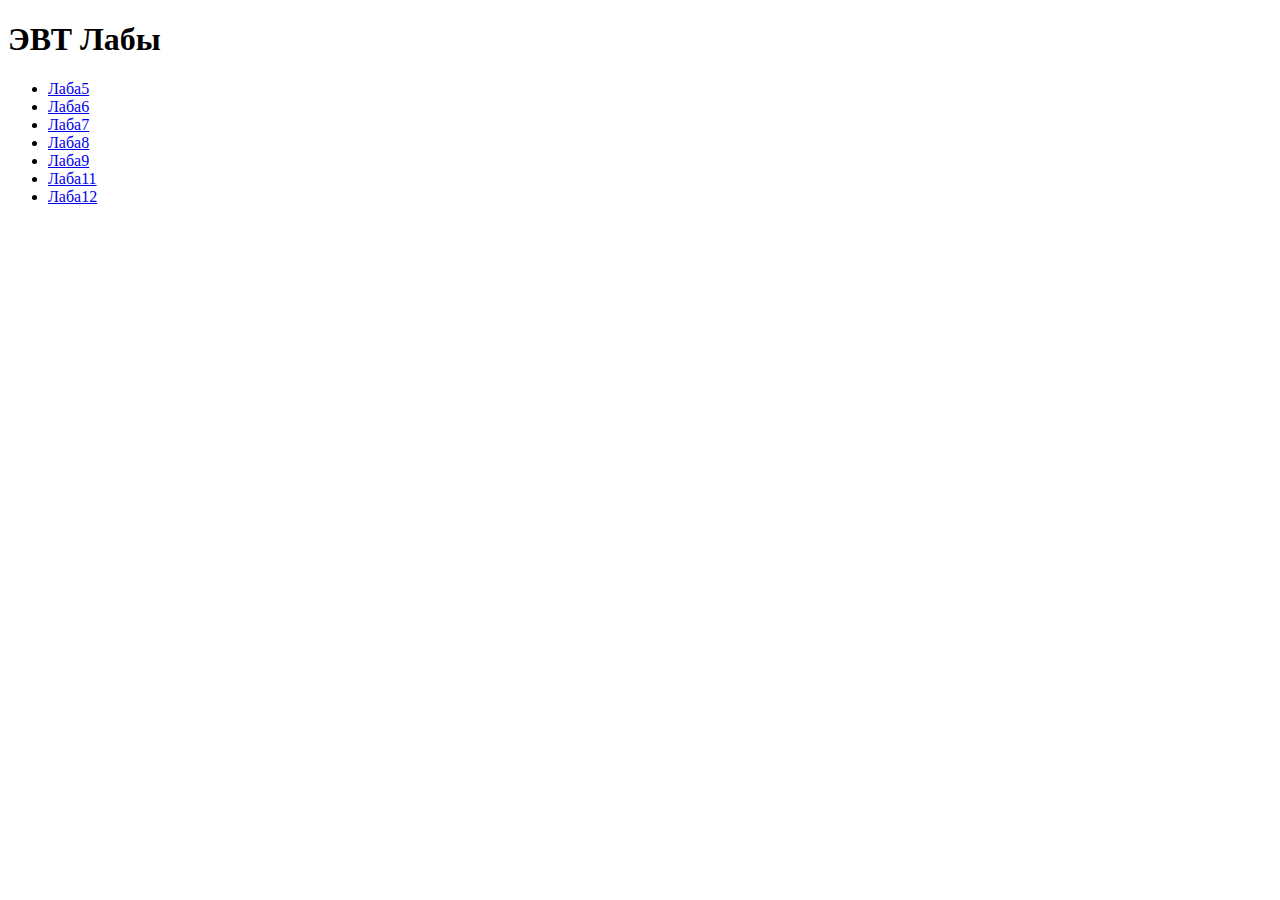
<file: index.html>
<!DOCTYPE html>
<html lang="ru">
	<head>
		<meta charset="UTF-8" />
		<title>Mqin</title>
	</head>
	<body>
		<h1>ЭВТ Лабы</h1>
		<ul>
			<li><a href="LB5/index.html">Лаба5</a></li>
			<li><a href="LB6/index.html">Лаба6</a></li>
			<li><a href="LB7/index.html">Лаба7</a></li>
			<li><a href="LB8/index.html">Лаба8</a></li>
			<li><a href="LB9/index.html">Лаба9</a></li>
			<li><a href="LB11/index.html">Лаба11</a></li>
			<li><a href="LB12/reveal.js-master/index.html">Лаба12</a></li>
		</ul>
	</body>
</html>
</file>
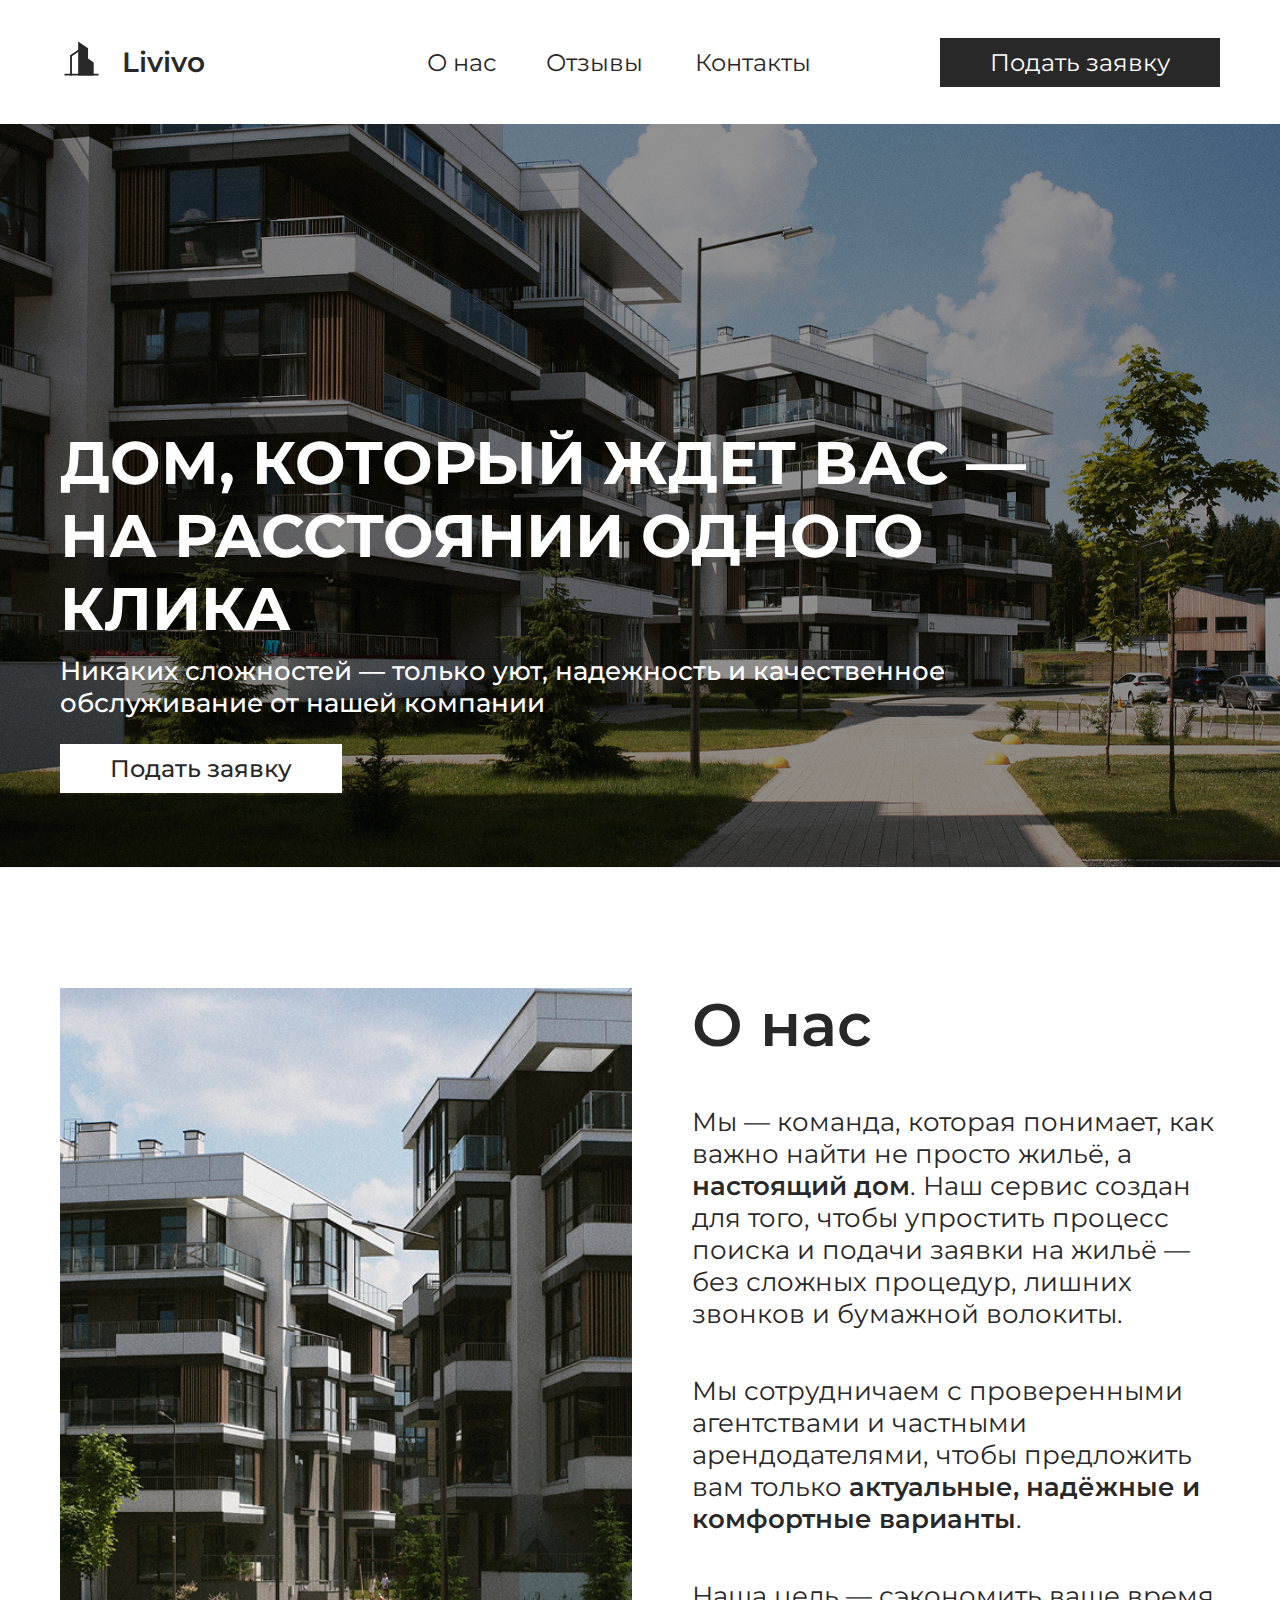
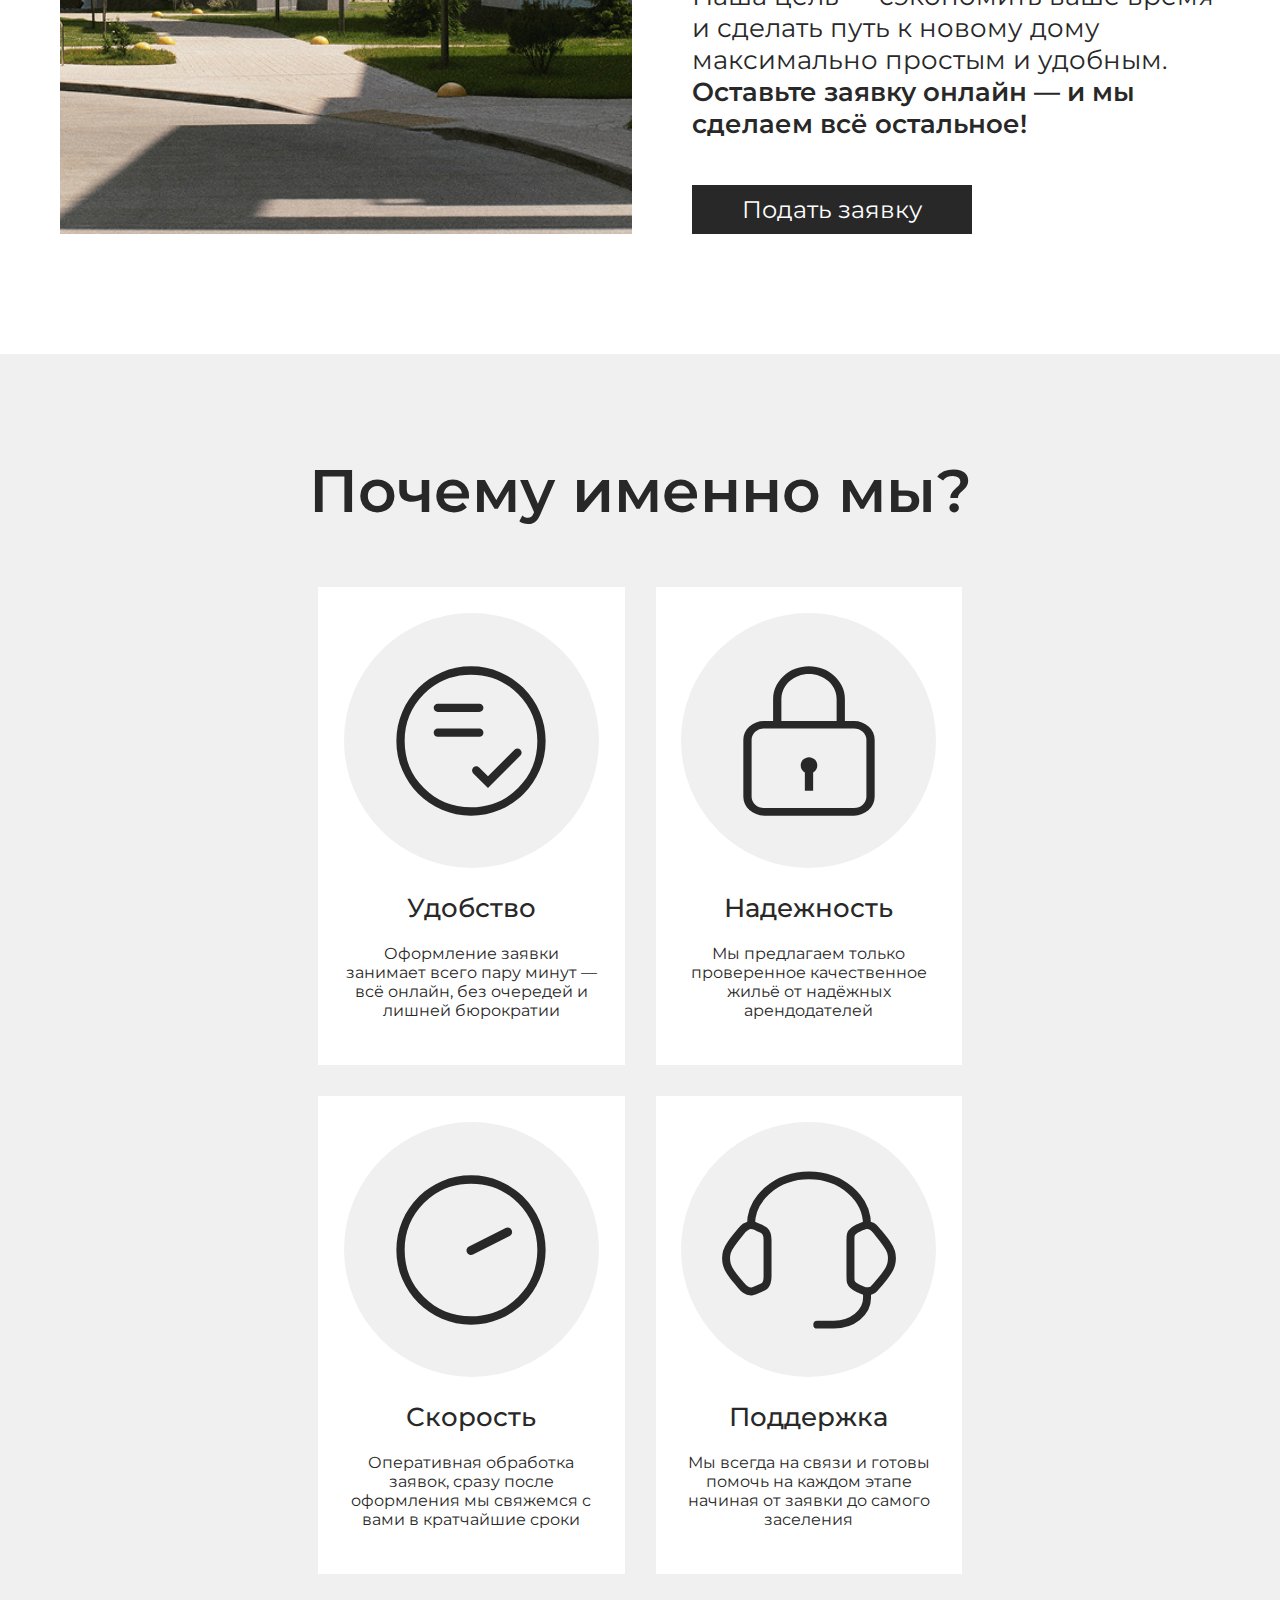
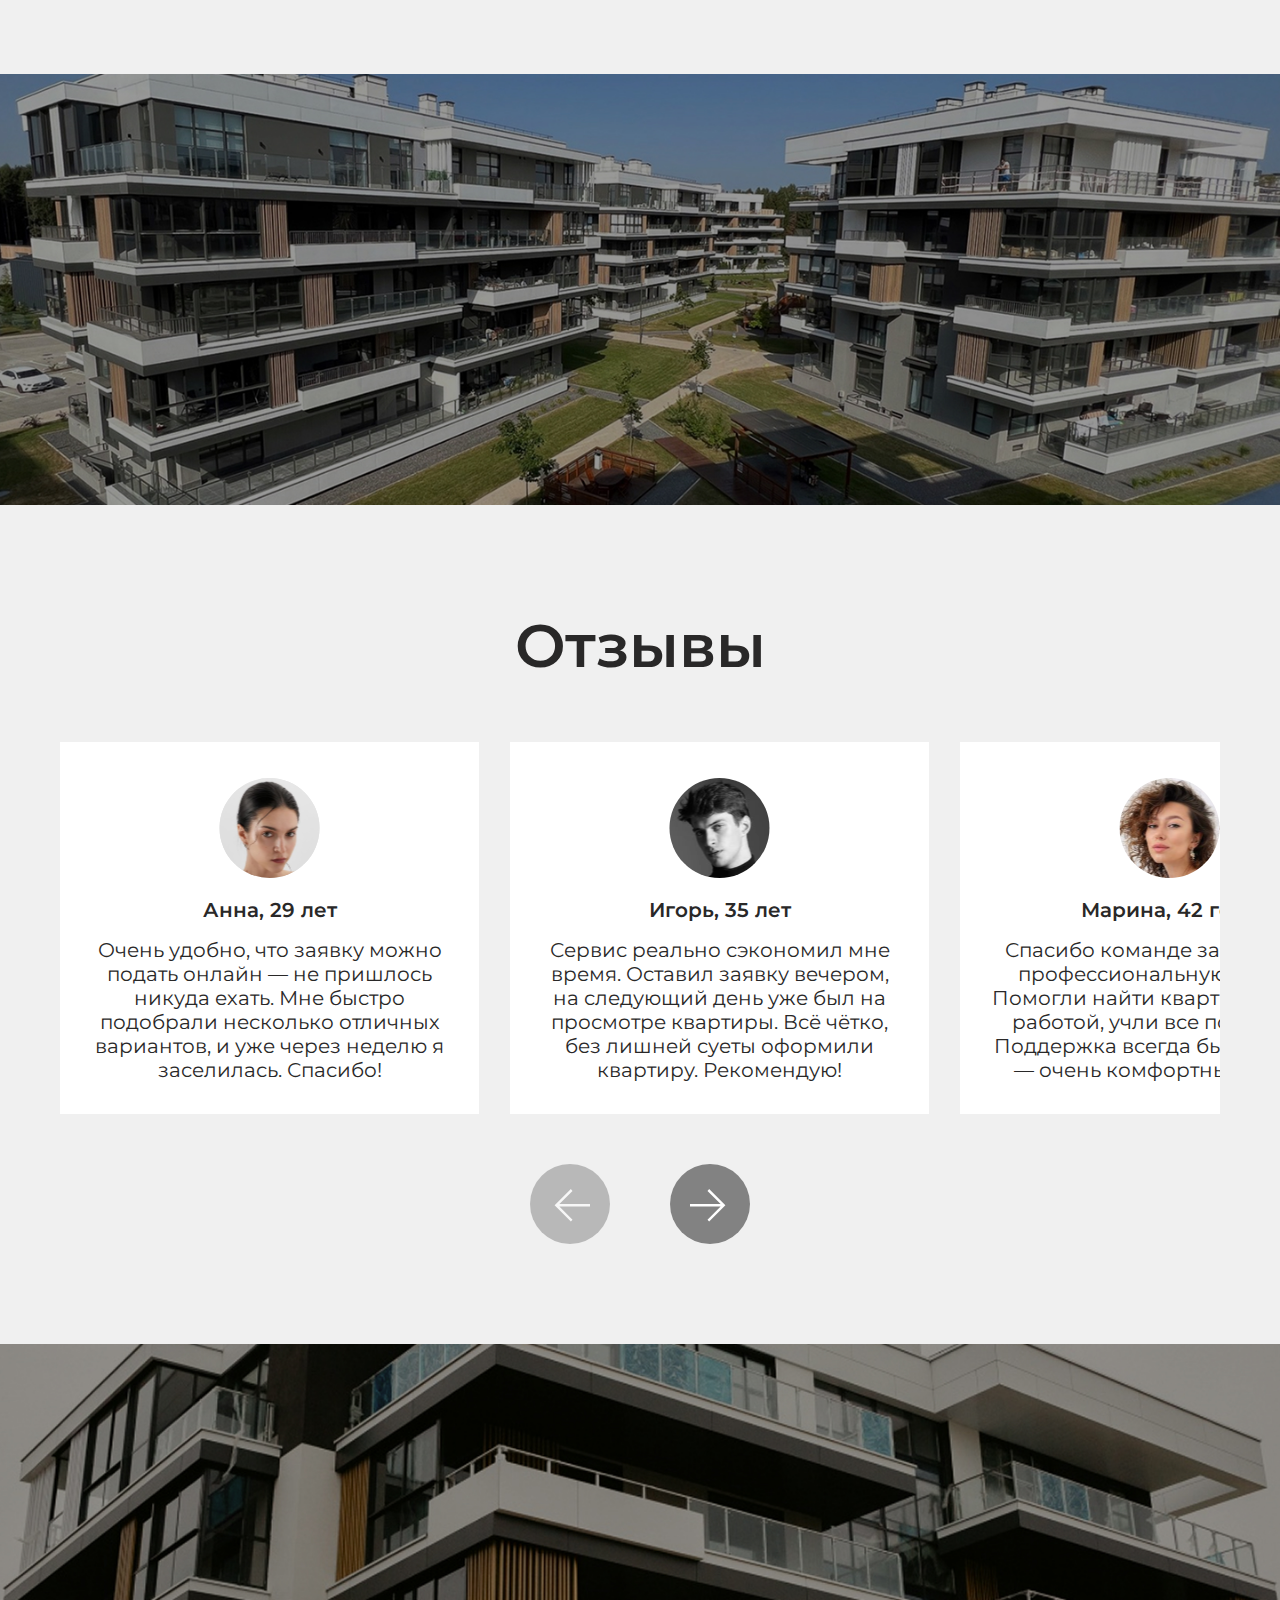
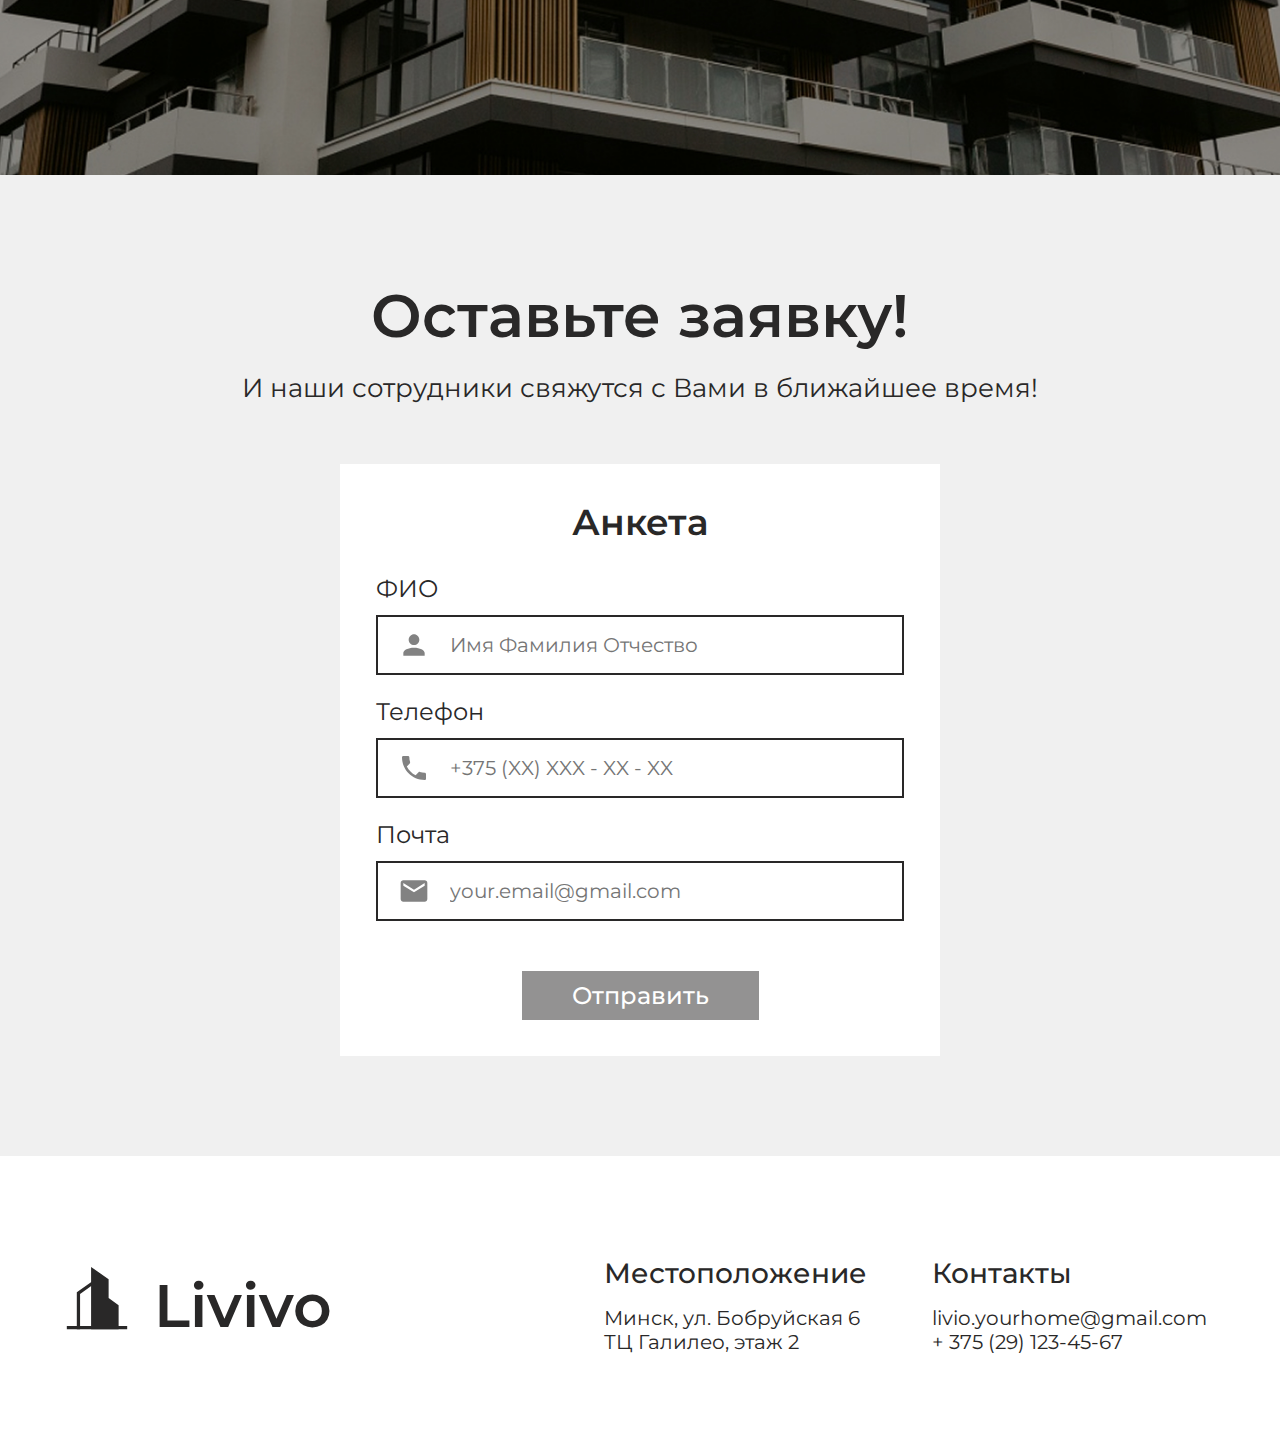
<file: course/index.html>
<!--Изменить все картинки зависящие только от темы на picture-->
<!DOCTYPE html>
<html lang="ru">
	<head>
		<meta charset="UTF-8" />
		<meta name="viewport" content="width=device-width, initial-scale=1.0" />
		<link rel="stylesheet" type="text/css" href="styles.css" />
		<title>Livio</title>
	</head>
	<body>
		<div class="max-width-1440">
			<header id="home">
				<div class="nav-menu">
					<a href="#home" class="logo-header">
						<picture class="logo-picture">
							<source
								srcset="images/dark-mode/logo.svg"
								media="(prefers-color-scheme: dark)"
							/>
							<img
								src="images/light-mode/logo.svg"
								alt="logo"
								class="logo-img"
							/>
						</picture>
						<span class="logo-text">Livivo</span>
					</a>

					<picture class="burger-picture">
						<source
							srcset="images/dark-mode/burger.svg"
							media="(prefers-color-scheme: dark)"
						/>
						<img
							src="images/light-mode/burger.svg"
							alt="logo"
							class="burger-img"
							id="burger"
						/>
					</picture>

					<nav id="nav">
						<div class="sections-nav">
							<a href="#about" data-text="О нас">О нас</a>
							<a href="#reviews" data-text="Отзывы">Отзывы</a>
							<a href="#contacts" data-text="Контакты">Контакты</a>
						</div>
						<a href="#form" class="target-action-nav">Подать заявку</a>
					</nav>
				</div>
				<section class="header-section">
					<picture class="logo-picture">
						<source
							srcset="images/common/header_photo-ss.jpg"
							media="(max-width: 380px)"
						/>
						<source
							srcset="images/common/header_photo-s.jpg"
							media="(max-width: 768px)"
						/>
						<img
							src="images/common/header_photo.jpg"
							alt="header_photo"
							class="header-section-img"
						/>
					</picture>

					<div class="header-info">
						<h1>Дом, который ждет вас — на расстоянии одного клика</h1>
						<h4>
							Никаких сложностей — только уют, надежность и качественное
							обслуживание от нашей компании
						</h4>
					</div>
					<button id="target-action">Подать заявку</button>
				</section>
			</header>
			<main>
				<section id="about" class="section-about">
					<article class="article-about">
						<h2 class="about-info-small-screen">О нас</h2>
						<img src="images/common/about_photo.jpg" alt="about_photo" />
						<aside class="aside-about-info">
							<h2>О нас</h2>
							<p>
								Мы — команда, которая понимает, как важно найти не просто жильё,
								а <strong>настоящий дом</strong>. Наш сервис создан для того,
								чтобы упростить процесс поиска и подачи заявки на жильё — без
								сложных процедур, лишних звонков и бумажной волокиты.
							</p>
							<p>
								Мы сотрудничаем с проверенными агентствами и частными
								арендодателями, чтобы предложить вам только
								<strong>актуальные, надёжные и комфортные варианты</strong>.
							</p>
							<p>
								Наша цель — сэкономить ваше время и сделать путь к новому дому
								максимально простым и удобным.
								<br />
								<strong>
									Оставьте заявку онлайн — и мы сделаем всё остальное!
								</strong>
							</p>
							<a href="#form" class="target-action-nav">Подать заявку</a>
						</aside>
					</article>
					<article class="article-why-us">
						<h2>Почему именно мы?</h2>
						<article class="article-why-us-advantages">
							<div class="article-why-us-advantages-wrapper">
								<div class="advantage-card">
									<picture>
										<source
											srcset="images/dark-mode/about/check.svg"
											media="(prefers-color-scheme: dark)"
										/>
										<img src="images/light-mode/about/check.svg" alt="image" />
									</picture>
									<h4>Удобство</h4>
									<p>
										Оформление заявки занимает всего пару минут — всё онлайн,
										без очередей и лишней бюрократии
									</p>
								</div>
								<div class="advantage-card">
									<picture>
										<source
											srcset="images/dark-mode/about/lock.svg"
											media="(prefers-color-scheme: dark)"
										/>
										<img src="images/light-mode/about/lock.svg" alt="image" />
									</picture>
									<h4>Надежность</h4>
									<p>
										Мы предлагаем только проверенное качественное жильё от
										надёжных арендодателей
									</p>
								</div>
							</div>
							<div class="article-why-us-advantages-wrapper">
								<div class="advantage-card">
									<picture>
										<source
											srcset="images/dark-mode/about/speed.svg"
											media="(prefers-color-scheme: dark)"
										/>
										<img src="images/light-mode/about/speed.svg" alt="image" />
									</picture>
									<h4>Скорость</h4>
									<p>
										Оперативная обработка заявок, сразу после оформления мы
										свяжемся с вами в кратчайшие сроки
									</p>
								</div>
								<div class="advantage-card">
									<picture>
										<source
											srcset="images/dark-mode/about/support.svg"
											media="(prefers-color-scheme: dark)"
										/>
										<img
											src="images/light-mode/about/support.svg"
											alt="image"
										/>
									</picture>
									<h4>Поддержка</h4>
									<p>
										Мы всегда на связи и готовы помочь на каждом этапе начиная
										от заявки до самого заселения
									</p>
								</div>
							</div>
						</article>
					</article>
				</section>
				<div>
					<picture class="logo-picture">
						<source
							srcset="images/common/divider-s-2.jpg"
							media="(max-width: 768px)"
						/>
						<img
							src="images/common/divider-1.jpg"
							alt="divider"
							class="divider"
						/>
					</picture>
				</div>
				<section id="reviews" class="section-reviews">
					<h1>Отзывы</h1>
					<article class="article-reviews">
						<div class="wrapper-reviews">
							<div class="review-card">
								<img src="images/common/reviews/photo.svg" alt="photo" />
								<p class="p-person">Анна, 29 лет</p>
								<p>
									Очень удобно, что заявку можно подать онлайн — не пришлось
									никуда ехать. Мне быстро подобрали несколько отличных
									вариантов, и уже через неделю я заселилась. Спасибо!
								</p>
							</div>
							<div class="review-card">
								<img src="images/common/reviews/photo1.svg" alt="photo" />
								<p class="p-person">Игорь, 35 лет</p>
								<p>
									Сервис реально сэкономил мне время. Оставил заявку вечером, на
									следующий день уже был на просмотре квартиры. Всё чётко, без
									лишней суеты оформили квартиру. Рекомендую!
								</p>
							</div>
							<div class="review-card">
								<img src="images/common/reviews/photo2.svg" alt="photo" />
								<p class="p-person">Марина, 42 года</p>
								<p>
									Спасибо команде за быструю и профессиональную помощь! Помогли
									найти квартиру рядом с работой, учли все пожелания. Поддержка
									всегда была на связи — очень комфортный сервис.
								</p>
							</div>
							<div class="review-card">
								<img src="images/common/reviews/photo3.svg" alt="photo" />
								<p class="p-person">Екатерина, 31 год</p>
								<p>
									Долго не могла найти подходящее жильё, пока не наткнулась на
									этот сайт. Заполнила анкету — и уже через пару дней подписала
									договор. Очень благодарна данной компании!
								</p>
							</div>
							<div class="review-card">
								<img src="images/common/reviews/photo4.svg" alt="photo" />
								<p class="p-person">Александр, 40 лет</p>
								<p>
									Отличный сервис! Всё быстро, удобно и без лишних звонков.
									Особенно порадовало, что мне предложили только реальные
									варианты — без "удалённых" квартир и подвохов.
								</p>
							</div>
							<div class="review-card">
								<img src="images/common/reviews/photo5.svg" alt="photo" />
								<p class="p-person">Ольга, 26 лет</p>
								<p>
									Очень понравилось, как работает поддержка — всё объяснили,
									помогли с выбором. Квартиру нашли буквально за два дня.
									Сервисом осталась полностью довольна!
								</p>
							</div>
						</div>
					</article>
					<div class="reviews-controls">
						<button id="left-control">
							<img src="images/common/arrow-left.svg" alt="arrow-left" />
						</button>
						<button id="right-control">
							<img src="images/common/arrow-right.svg" alt="arrow-right" />
						</button>
					</div>
				</section>
				<div>
					<picture class="logo-picture">
						<source
							srcset="images/common/divider-s-1.jpg"
							media="(max-width: 768px)"
						/>
						<img
							src="images/common/divider-2.jpg"
							alt="divider"
							class="divider"
						/>
					</picture>
				</div>
				<section id="form" class="section-form">
					<article class="article-form-info">
						<h2>Оставьте заявку!</h2>
						<h4>И наши сотрудники свяжутся с Вами в ближайшее время!</h4>
					</article>
					<article class="article-form">
						<h2>Анкета</h2>
						<form>
							<div class="div-input-group">
								<label for="name">ФИО</label>
								<div class="div-input-field">
									<img
										src="images/common/form-empty/user.svg"
										alt="user"
										id="img-name"
									/>
									<input
										type="text"
										id="name"
										placeholder="Имя Фамилия Отчество"
										required
									/>
								</div>
							</div>
							<div class="div-input-group">
								<label for="phone">Телефон</label>
								<div class="div-input-field">
									<img
										src="images/common/form-empty/phone.svg"
										alt="phone"
										id="img-phone"
									/>
									<input
										type="tel"
										id="phone"
										placeholder="+375 (XX) XXX - XX - XX"
										required
									/>
								</div>
							</div>
							<div class="div-input-group">
								<label for="email">Почта</label>
								<div class="div-input-field">
									<img
										src="images/common/form-empty/mail.svg"
										alt="mail"
										id="img-mail"
									/>
									<input
										type="email"
										id="email"
										placeholder="your.email@gmail.com"
										required
									/>
								</div>
							</div>
						</form>
						<button class="button-target-action" id="submit" disabled>
							Отправить
						</button>
					</article>
				</section>
			</main>
			<footer id="contacts" class="footer-contacts">
				<a href="#home" class="logo-footer">
					<picture>
						<source
							srcset="images/dark-mode/logo.svg"
							media="(prefers-color-scheme: dark)"
						/>
						<img src="images/light-mode/logo.svg" alt="logo" class="logo-img" />
					</picture>
					<span class="logo-text">Livivo</span>
				</a>
				<aside class="aside-footer-info">
					<div class="div-location">
						<h3>Местоположение</h3>
						<a
							class="a-footer-location"
							data-text="Минск, ул. Бобруйская 6"
							href="https://www.google.com/maps?q=Минск,+ул.Бобруйская6"
							target="_blank"
							rel="noopener noreferrer"
						>
							Минск, ул. Бобруйская 6<br />
							ТЦ Галилео, этаж 2
						</a>
					</div>
					<div class="div-contacts">
						<h3>Контакты</h3>
						<a
							class="a-footer-mail"
							data-text="livio.yourhome@gmail.com"
							href="mailto:livio.yourhome@gmail.com"
						>
							livio.yourhome@gmail.com
						</a>
						<br />
						<a
							class="a-footer-phone"
							data-text="+ 375 (29) 123-45-67"
							href="tel:+375291234567"
							>&#43; 375 (29) 123-45-67</a
						>
					</div>
				</aside>
			</footer>
		</div>
		<div class="aside-modal-wrapper" id="modal">
			<aside class="aside-modal">
				<picture>
					<source
						srcset="images/dark-mode/form/Group.svg"
						media="(prefers-color-scheme: dark)"
					/>
					<img
						src="images/light-mode/form/Group.svg"
						alt="exit"
						class="img-modal-exit"
						id="close-modal"
					/>
				</picture>
				<div class="article-form div-form-modal" id="modal-form">
					<h2>Анкета</h2>
					<form>
						<div class="div-input-group">
							<label for="modal-name">ФИО</label>
							<div class="div-input-field">
								<img
									src="images/common/form-empty/user.svg"
									alt="user"
									id="img-modal-name"
								/>
								<input
									type="text"
									id="modal-name"
									placeholder="Имя Фамилия Отчество"
									required
								/>
							</div>
						</div>
						<div class="div-input-group">
							<label for="modal-phone">Телефон</label>
							<div class="div-input-field">
								<img
									src="images/common/form-empty/phone.svg"
									alt="phone"
									id="img-modal-phone"
								/>
								<input
									type="tel"
									id="modal-phone"
									placeholder="+375 (XX) XXX - XX - XX"
									required
								/>
							</div>
						</div>
						<div class="div-input-group">
							<label for="modal-email">Почта</label>
							<div class="div-input-field">
								<img
									src="images/common/form-empty/mail.svg"
									alt="mail"
									id="img-modal-mail"
								/>
								<input
									type="email"
									id="modal-email"
									placeholder="your.email@gmail.com"
									required
								/>
							</div>
						</div>
					</form>
					<button class="button-target-action" id="modal-submit" disabled>
						Отправить
					</button>
				</div>
				<div class="div-modal-message" id="modal-message">
					<h2>Заявка отправлена!</h2>
					<p>
						Спасибо, что обратились в нашу компанию Livio! Мы свяжемся с Вами в
						ближайшее время.
					</p>
				</div>
			</aside>
		</div>
		<script src="script.js"></script>
	</body>
</html>
</file>
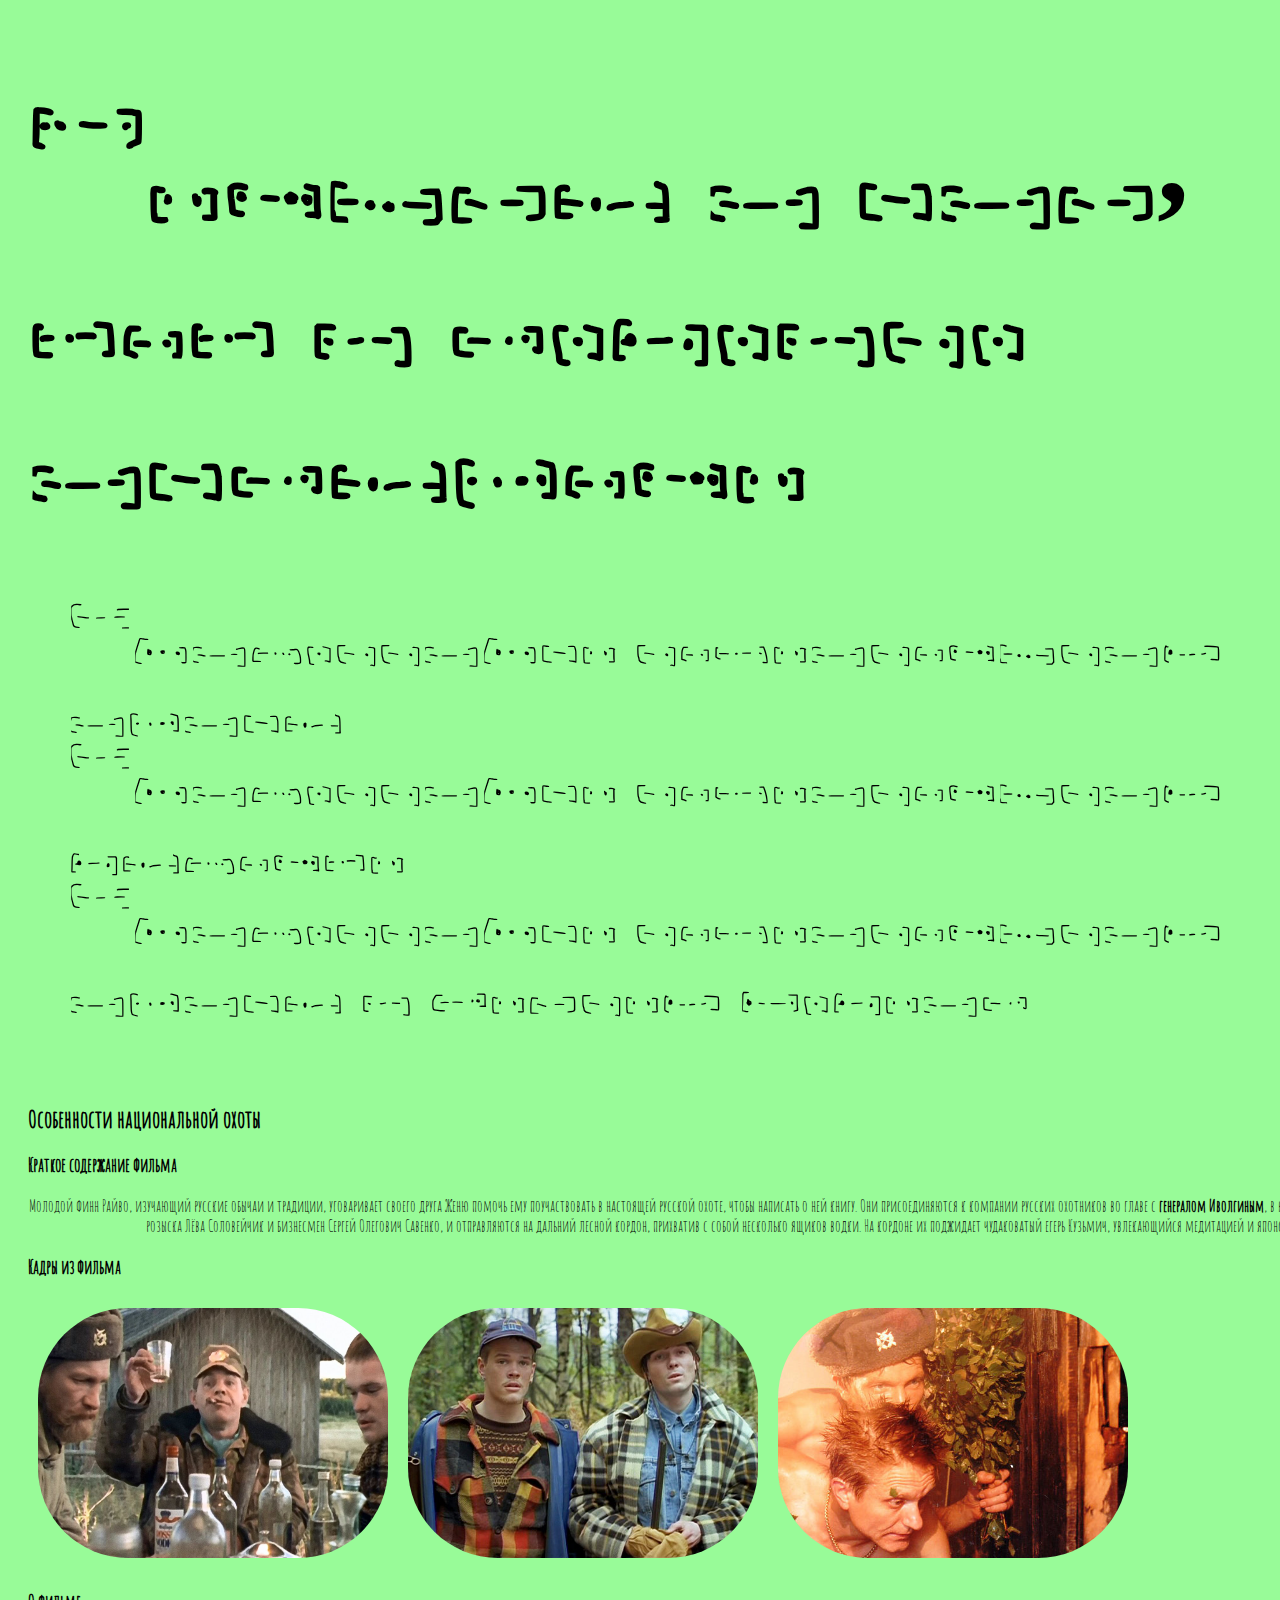
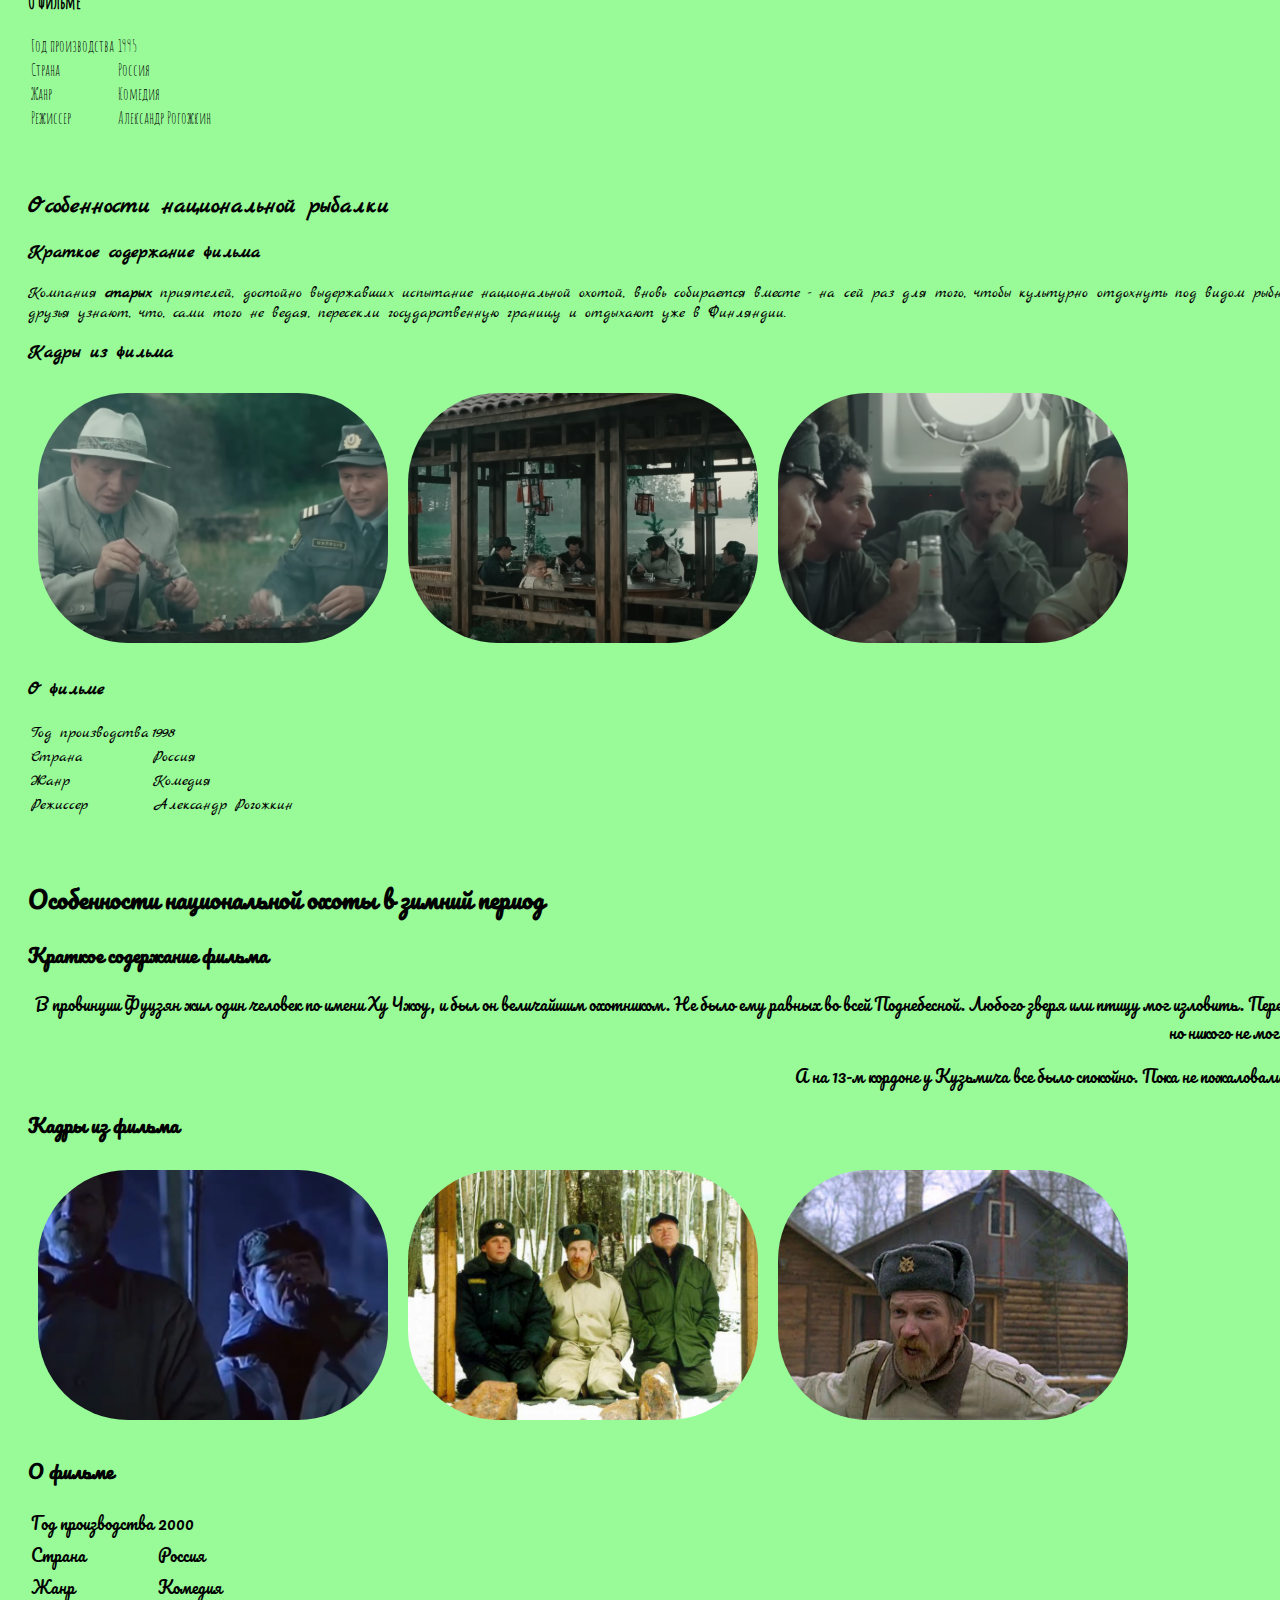
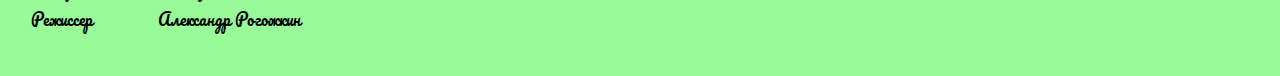
<file: LB5/index.html>
<!DOCTYPE html>
<html lang="ru">
	<head>
		<meta charset="UTF-8" />
		<link rel="stylesheet" type="text/css" href="styles.css" />
		<title>Lab№1</title>
	</head>
	<body>
		<div class="small-screen">
			<header>
				<h1>Фильмы о том, как в деревне отдыхали</h1>
				<ul>
					<li><a href="#film1">Особенности национальной охоты</a></li>
					<li><a href="#film2">Особенности национальной рыбалки</a></li>
					<li>
						<a href="#film3">Особенности национальной охоты в зимний период</a>
					</li>
				</ul>
			</header>
			<div class="film f1">
				<h2 id="film1">Особенности национальной охоты</h2>
				<h3>Краткое содержание фильма</h3>
				<p>
					Молодой финн Райво, изучающий русские обычаи и традиции, уговаривает
					своего друга Женю помочь ему поучаствовать в настоящей русской охоте,
					чтобы написать о ней книгу. Они присоединяются к компании русских
					охотников во главе с <b>генералом Иволгиным</b>, в которую также
					входят майор уголовного розыска Лёва Соловейчик и бизнесмен Сергей
					Олегович Савенко, и отправляются на дальний лесной кордон, прихватив с
					собой несколько ящиков водки. На кордоне их поджидает чудаковатый
					егерь Кузьмич, увлекающийся медитацией и японской культурой.
				</p>
				<h3>Кадры из фильма</h3>
				<div class="frames">
					<div class="img"><img src="images/1.1.jpg" /></div>
					<div class="img"><img src="images/1.2.jpg" /></div>
					<div class="img"><img src="images/1.3.jpg" /></div>
				</div>
				<h3>О фильме</h3>
				<table>
					<tr>
						<td>Год производства</td>
						<td>1995</td>
					</tr>
					<tr>
						<td>Страна</td>
						<td>Россия</td>
					</tr>
					<tr>
						<td>Жанр</td>
						<td>Комедия</td>
					</tr>
					<tr>
						<td>Режиссер</td>
						<td>Александр Рогожкин</td>
					</tr>
				</table>
			</div>
			<div class="film f2">
				<h2 id="film2">Особенности национальной рыбалки</h2>
				<h3>Краткое содержание фильма</h3>
				<p>
					Компания <strong>старых</strong> приятелей, достойно выдержавших
					испытание национальной охотой, вновь собирается вместе - на сей раз
					для того, чтобы культурно отдохнуть под видом рыбной ловли. В разгар
					веселья друзья узнают, что, сами того не ведая, пересекли
					государственную границу и отдыхают уже в Финляндии.
				</p>
				<h3>Кадры из фильма</h3>
				<div class="frames">
					<div class="img"><img src="images/2.1.jpg" /></div>
					<div class="img"><img src="images/2.2.jpg" /></div>
					<div class="img"><img src="images/2.3.jpg" /></div>
				</div>
				<h3>О фильме</h3>
				<table>
					<tr>
						<td>Год производства</td>
						<td>1998</td>
					</tr>
					<tr>
						<td>Страна</td>
						<td>Россия</td>
					</tr>
					<tr>
						<td>Жанр</td>
						<td>Комедия</td>
					</tr>
					<tr>
						<td>Режиссер</td>
						<td>Александр Рогожкин</td>
					</tr>
				</table>
			</div>
			<div class="film f3">
				<h2 id="film3">Особенности национальной охоты в зимний период</h2>
				<h3>Краткое содержание фильма</h3>
				<p></p>
				<p>
					В провинции Фуцзян жил один человек по имени Ху Чжоу, и был он
					величайшим охотником. Не было ему равных во всей Поднебесной. Любого
					зверя или птицу мог изловить. Передал он свои знания людям, но никого
					не мог назвать своим учеником...
				</p>
				<p>
					А на 13-м кордоне у Кузьмича все было спокойно. Пока не пожаловали к
					нему гости. <span class="My-Bold">С проверкой</span>.
				</p>
				<h3>Кадры из фильма</h3>
				<div class="frames">
					<div class="img"><img src="images/3.1.jpg" /></div>
					<div class="img"><img src="images/3.2.jpg" /></div>
					<div class="img"><img src="images/3.3.jpg" /></div>
				</div>
				<h3>О фильме</h3>
				<table>
					<tr>
						<td>Год производства</td>
						<td>2000</td>
					</tr>
					<tr>
						<td>Страна</td>
						<td>Россия</td>
					</tr>
					<tr>
						<td>Жанр</td>
						<td>Комедия</td>
					</tr>
					<tr>
						<td>Режиссер</td>
						<td>Александр Рогожкин</td>
					</tr>
				</table>
			</div>
		</div>
	</body>
</html>
</file>
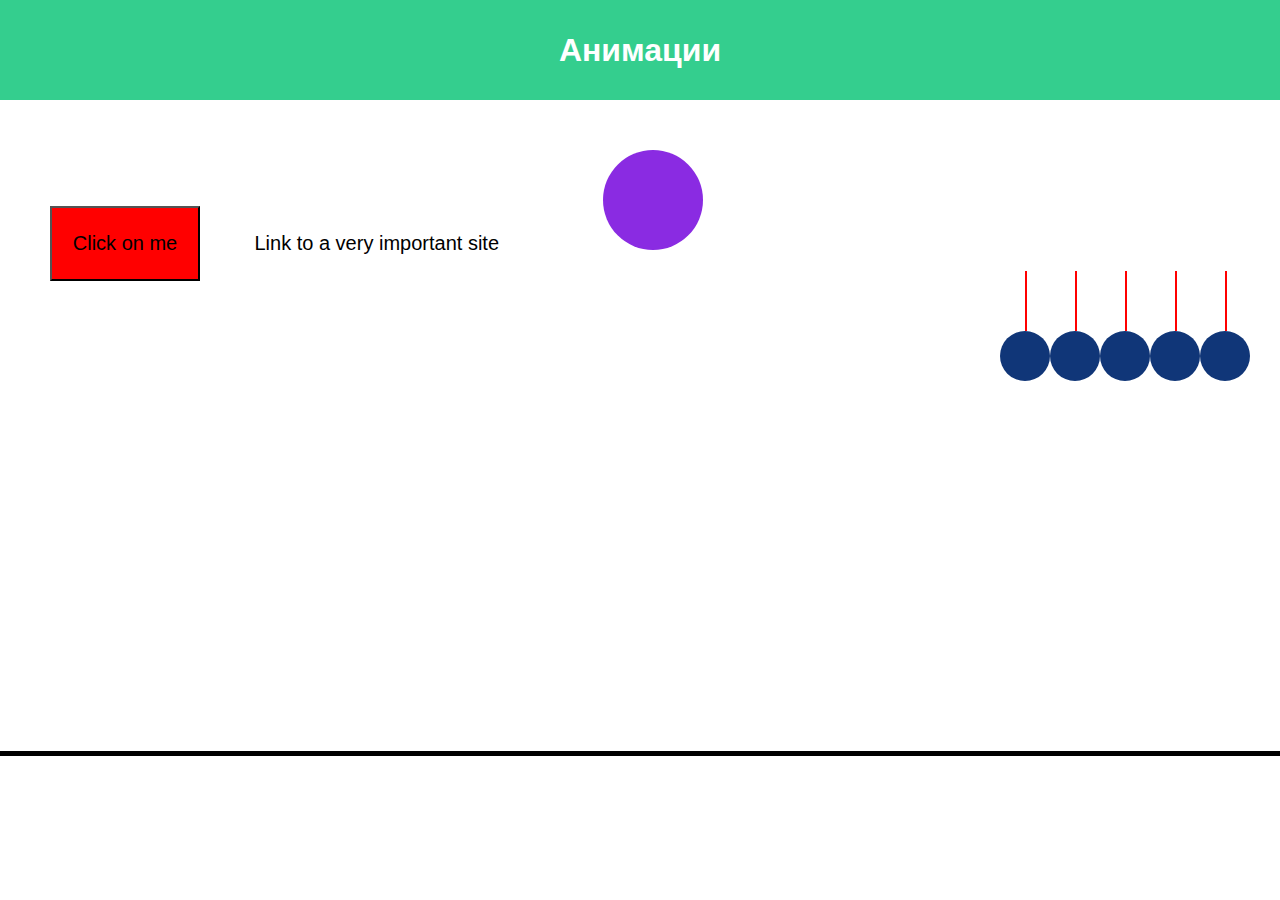
<file: LB6/index.html>
<!DOCTYPE html>
<html lang="en">
	<head>
		<meta charset="UTF-8" />
		<meta http-equiv="X-UA-Compatible" content="IE=edge" />
		<meta name="viewport" content="width=device-width, initial-scale=1.0" />
		<link rel="stylesheet" href="style.css" />
		<title>Анимации</title>
	</head>
	<body>
		<header>
			<h1>Анимации</h1>
		</header>
		<button>Click on me</button>
		<a href="#">Link to a very important site</a>
		<div class="circle"></div>
		<div class="nueton">
			<div class="ball" id="ball1"></div>
			<div class="ball" id="ball2"></div>
			<div class="ball" id="ball3"></div>
			<div class="ball" id="ball4"></div>
			<div class="ball" id="ball5"></div>
		</div>
		<hr />
	</body>
</html>
</file>
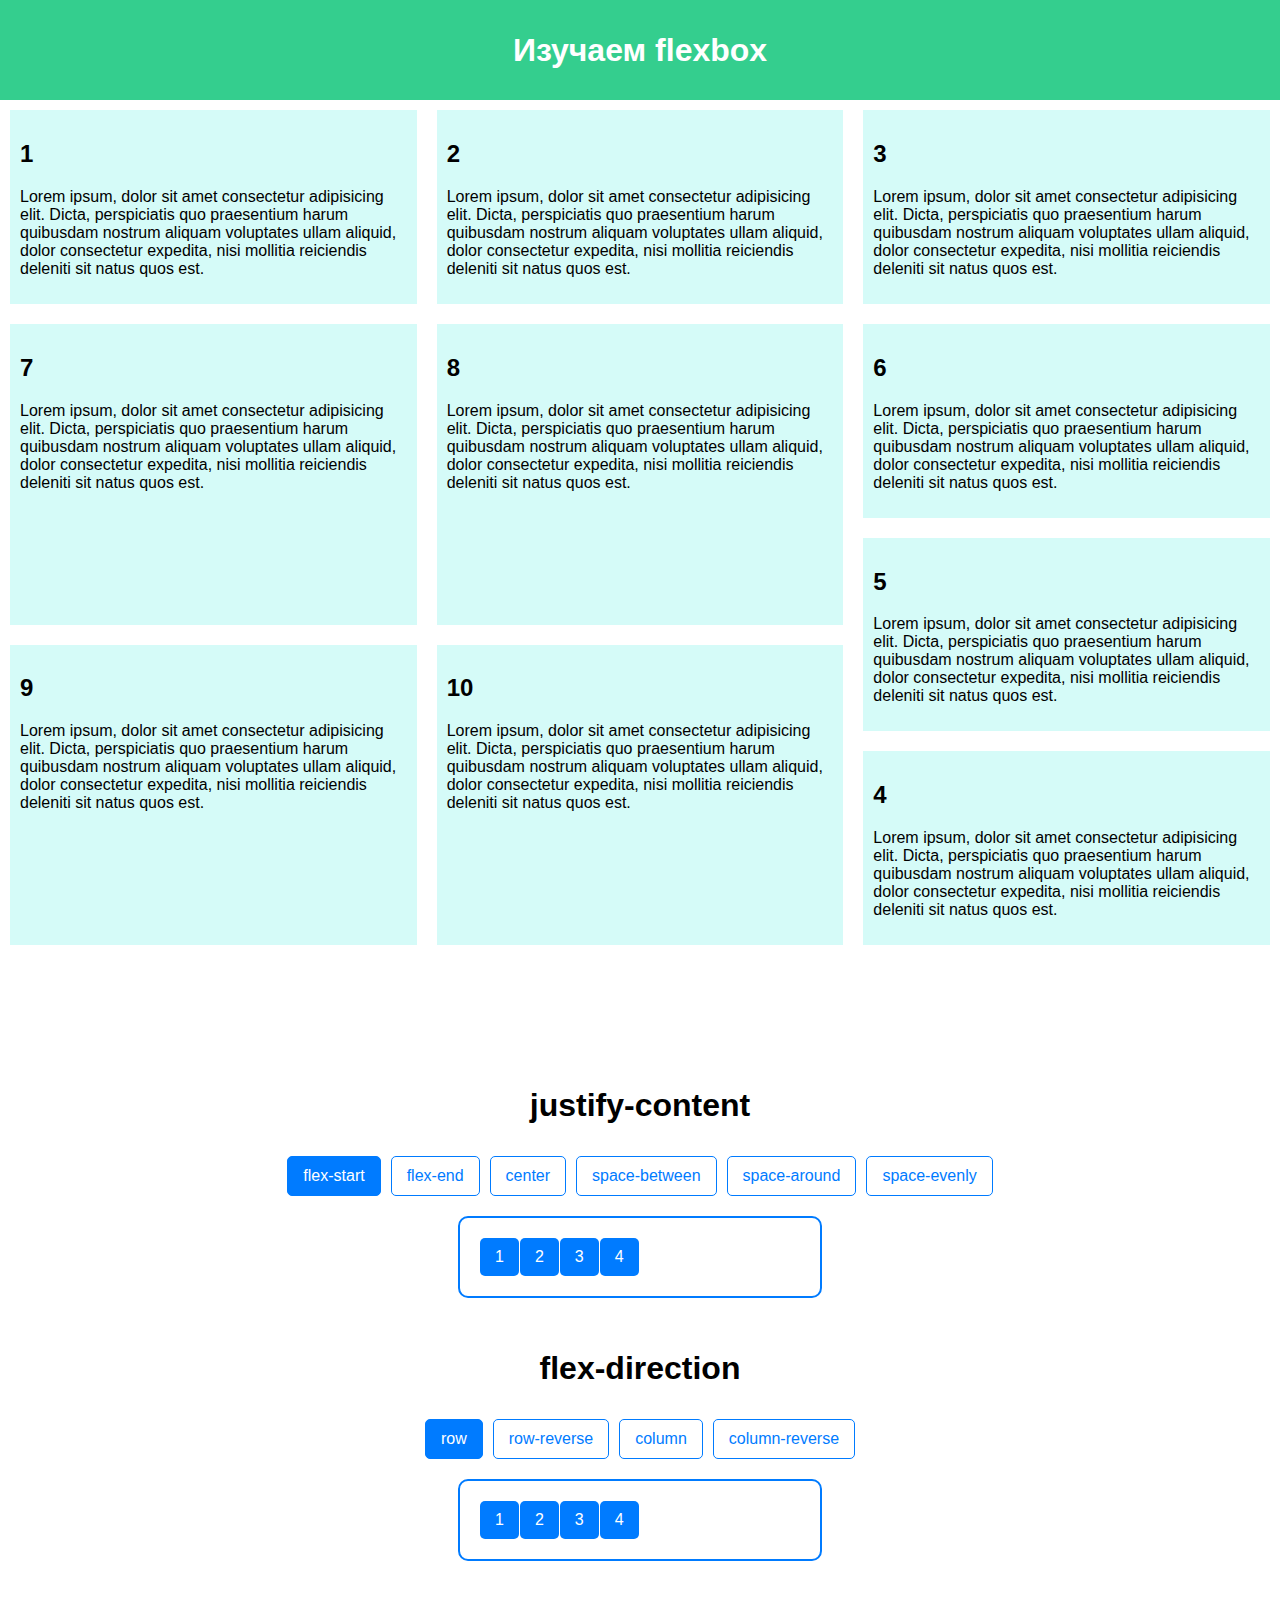
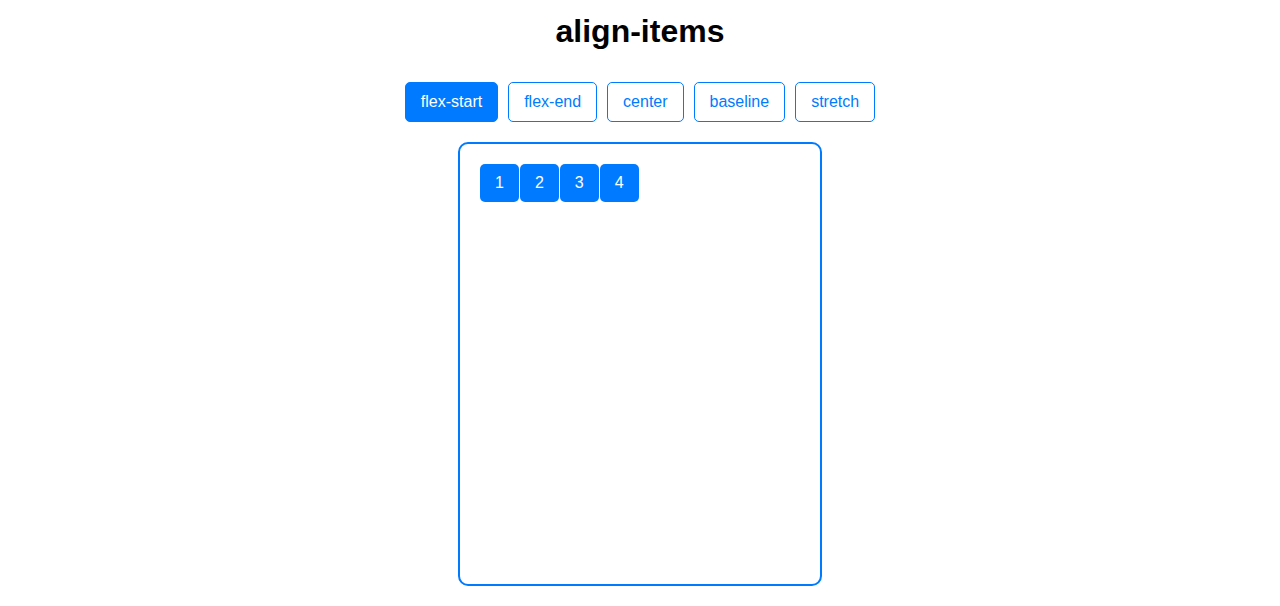
<file: LB7/index.html>
<!DOCTYPE html>
<html lang="en">
	<head>
		<meta charset="UTF-8" />
		<meta http-equiv="X-UA-Compatible" content="IE=edge" />
		<meta name="viewport" content="width=device-width, initial-scale=1.0" />
		<link rel="stylesheet" href="style.css" />
		<title>Flex</title>
	</head>
		<header>
			<h1>Изучаем flexbox</h1>
		</header>
		<div class="first-line">
			<article>
				<h2>1</h2>
				<p>
					Lorem ipsum, dolor sit amet consectetur adipisicing elit. Dicta,
					perspiciatis quo praesentium harum quibusdam nostrum aliquam
					voluptates ullam aliquid, dolor consectetur expedita, nisi mollitia
					reiciendis deleniti sit natus quos est.
				</p>
			</article>
			<article>
				<h2>2</h2>
				<p>
					Lorem ipsum, dolor sit amet consectetur adipisicing elit. Dicta,
					perspiciatis quo praesentium harum quibusdam nostrum aliquam
					voluptates ullam aliquid, dolor consectetur expedita, nisi mollitia
					reiciendis deleniti sit natus quos est.
				</p>
			</article>
			<article>
				<h2>3</h2>
				<p>
					Lorem ipsum, dolor sit amet consectetur adipisicing elit. Dicta,
					perspiciatis quo praesentium harum quibusdam nostrum aliquam
					voluptates ullam aliquid, dolor consectetur expedita, nisi mollitia
					reiciendis deleniti sit natus quos est.
				</p>
			</article>
		</div>

    <div class="main-block">
		<div class="right-column">
			<article>
				<h2>4</h2>
				<p>
					Lorem ipsum, dolor sit amet consectetur adipisicing elit. Dicta,
					perspiciatis quo praesentium harum quibusdam nostrum aliquam
					voluptates ullam aliquid, dolor consectetur expedita, nisi mollitia
					reiciendis deleniti sit natus quos est.
				</p>
			</article>
			<article>
				<h2>5</h2>
				<p>
					Lorem ipsum, dolor sit amet consectetur adipisicing elit. Dicta,
					perspiciatis quo praesentium harum quibusdam nostrum aliquam
					voluptates ullam aliquid, dolor consectetur expedita, nisi mollitia
					reiciendis deleniti sit natus quos est.
				</p>
			</article>
			<article>
				<h2>6</h2>
				<p>
					Lorem ipsum, dolor sit amet consectetur adipisicing elit. Dicta,
					perspiciatis quo praesentium harum quibusdam nostrum aliquam
					voluptates ullam aliquid, dolor consectetur expedita, nisi mollitia
					reiciendis deleniti sit natus quos est.
				</p>
			</article>
        </div>
        
        <div class="second-row">
			<article>
				<h2>7</h2>
				<p>
					Lorem ipsum, dolor sit amet consectetur adipisicing elit. Dicta,
					perspiciatis quo praesentium harum quibusdam nostrum aliquam
					voluptates ullam aliquid, dolor consectetur expedita, nisi mollitia
					reiciendis deleniti sit natus quos est.
				</p>
			</article>
		<article>
			<h2>8</h2>
			<p>
				Lorem ipsum, dolor sit amet consectetur adipisicing elit. Dicta,
				perspiciatis quo praesentium harum quibusdam nostrum aliquam voluptates
				ullam aliquid, dolor consectetur expedita, nisi mollitia reiciendis
				deleniti sit natus quos est.
			</p>
		</article>
		<article>
			<h2>9</h2>
			<p>
				Lorem ipsum, dolor sit amet consectetur adipisicing elit. Dicta,
				perspiciatis quo praesentium harum quibusdam nostrum aliquam voluptates
				ullam aliquid, dolor consectetur expedita, nisi mollitia reiciendis
				deleniti sit natus quos est.
			</p>
		</article>
		<article>
			<h2>10</h2>
			<p>
				Lorem ipsum, dolor sit amet consectetur adipisicing elit. Dicta,
				perspiciatis quo praesentium harum quibusdam nostrum aliquam voluptates
				ullam aliquid, dolor consectetur expedita, nisi mollitia reiciendis
				deleniti sit natus quos est.
			</p>
		</article>
        </div>
    </div>

		<footer class="flex-varity">
			<p>justify-content</p>
			<div class="radio-container">
        <input type="radio" id="option1" name="options1" value="flex-start" checked>
        <label for="option1">flex-start</label>

        <input type="radio" id="option2" name="options1" value="flex-end">
        <label for="option2">flex-end</label>

        <input type="radio" id="option3" name="options1" value="center">
        <label for="option3">center</label>

        <input type="radio" id="option4" name="options1" value="space-between">
        <label for="option4">space-between</label>

        <input type="radio" id="option5" name="options1" value="space-around">
        <label for="option5">space-around</label>

				<input type="radio" id="option6" name="options1" value="space-evenly">
        <label for="option6">space-evenly</label>
    </div>
  	<div class="container" id="сontainer">
        <div class="element">1</div>
        <div class="element">2</div>
        <div class="element">3</div>
        <div class="element">4</div>
    </div>

		<p>flex-direction</p>
			<div class="radio-container">
        <input type="radio" id="option21" name="options2" value="row" checked>
        <label for="option21">row</label>

        <input type="radio" id="option22" name="options2" value="row-reverse">
        <label for="option22">row-reverse</label>

        <input type="radio" id="option23" name="options2" value="column">
        <label for="option23">column</label>

        <input type="radio" id="option24" name="options2" value="column-reverse">
        <label for="option24">column-reverse</label>
    </div>
  	<div class="container" id="сontainer2">
        <div class="element">1</div>
        <div class="element">2</div>
        <div class="element">3</div>
        <div class="element">4</div>
    </div>

		<p>align-items</p>
			<div class="radio-container">
        <input type="radio" id="option31" name="options3" value="flex-start" checked>
        <label for="option31">flex-start</label>

        <input type="radio" id="option32" name="options3" value="flex-end">
        <label for="option32">flex-end</label>

        <input type="radio" id="option33" name="options3" value="center">
        <label for="option33">center</label>

        <input type="radio" id="option34" name="options3" value="baseline">
        <label for="option34">baseline</label>

				<input type="radio" id="option35" name="options3" value="stretch">
        <label for="option35">stretch</label>
    </div>
  	<div class="container" id="сontainer3">
        <div class="element">1</div>
        <div class="element">2</div>
        <div class="element">3</div>
        <div class="element">4</div>
    </div>
		</footer>
	<script>
		const radioButtons = document.querySelectorAll('input[name="options1"]');
    const flexContainer = document.getElementById('сontainer');

    radioButtons.forEach(radio => {
        radio.addEventListener('change', () => {
            flexContainer.style.justifyContent = radio.value;
        });
    });

		const radioButtons2 = document.querySelectorAll('input[name="options2"]');
    const flexContainer2 = document.getElementById('сontainer2');

    radioButtons2.forEach(radio => {
        radio.addEventListener('change', () => {
            flexContainer2.style.flexDirection = radio.value;
        });
    });

		const radioButtons3 = document.querySelectorAll('input[name="options3"]');
    const flexContainer3 = document.getElementById('сontainer3');

    radioButtons3.forEach(radio => {
        radio.addEventListener('change', () => {
            flexContainer3.style.alignItems = radio.value;
        });
    });
	</script>
	</body>
</html>
</file>
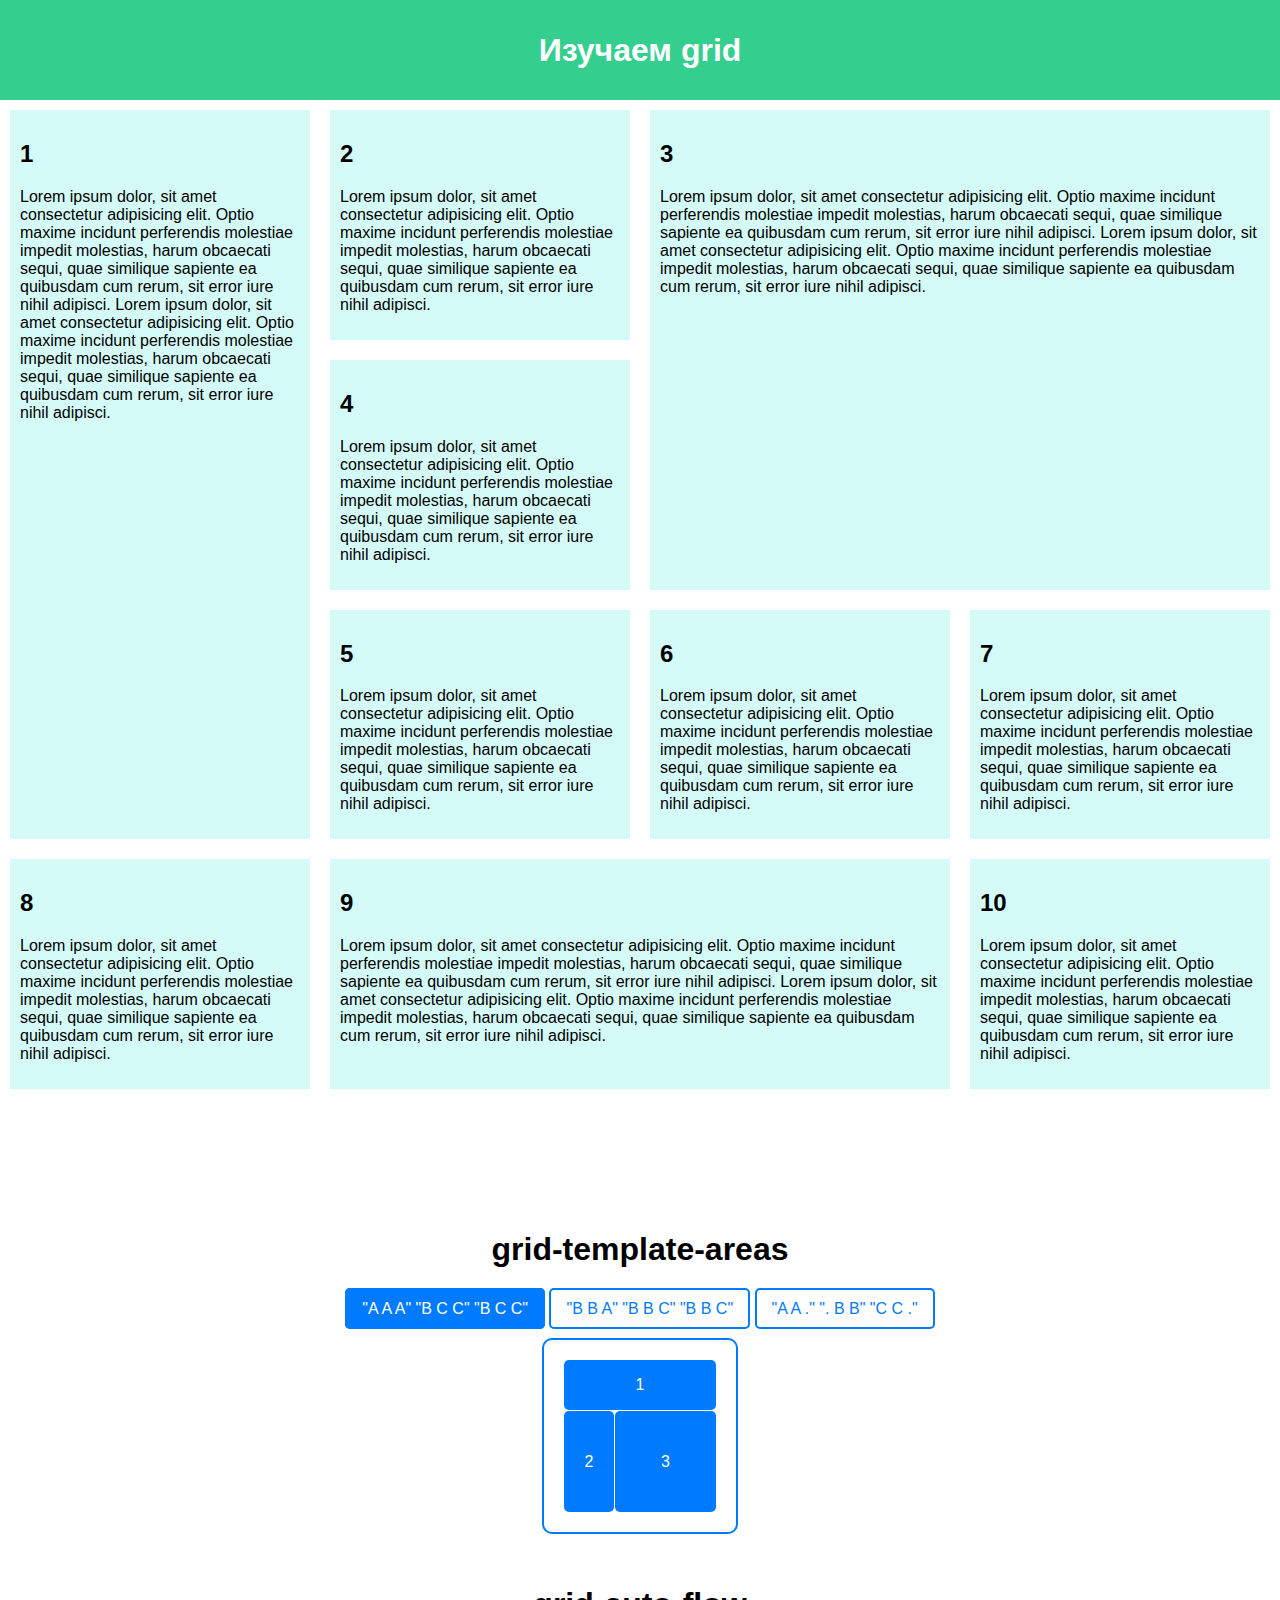
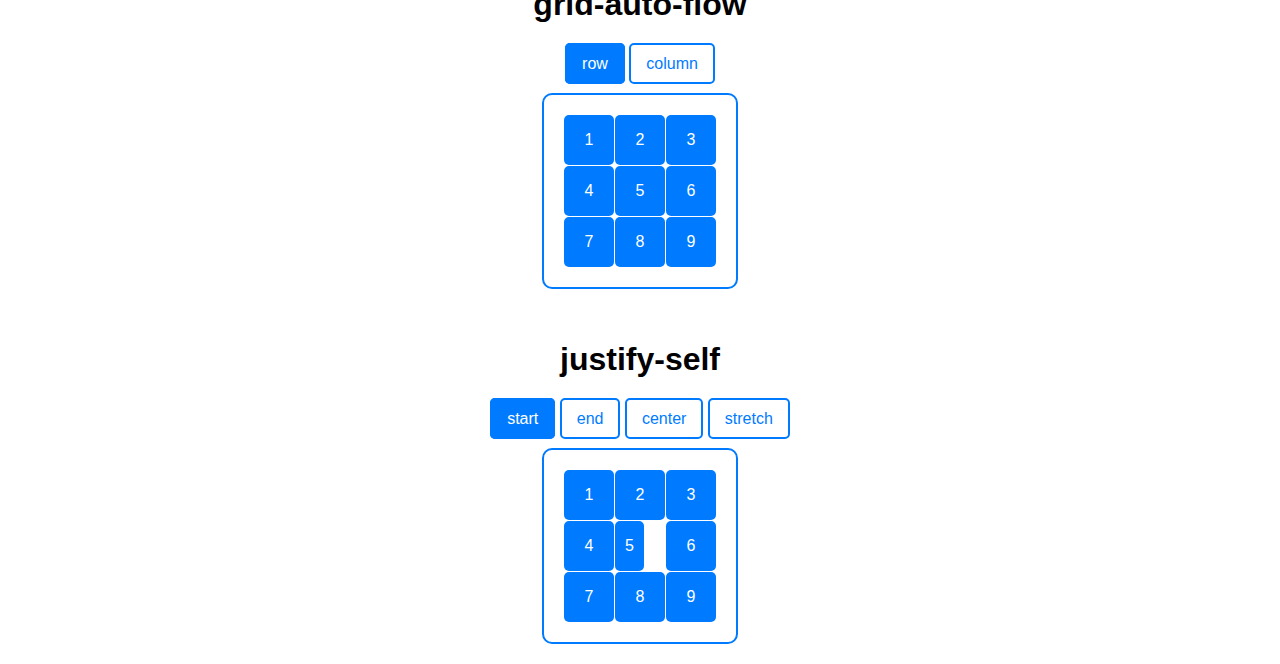
<file: LB8/index.html>
<!DOCTYPE html>
<html lang="en">
	<head>
		<meta charset="UTF-8" />
		<meta http-equiv="X-UA-Compatible" content="IE=edge" />
		<meta name="viewport" content="width=device-width, initial-scale=1.0" />
		<link rel="stylesheet" href="style.css" />
		<title>grid</title>
	</head>
	<body>
		<header>
			<h1>Изучаем grid</h1>
		</header>
		<div class="grid">
			<article>
				<h2>1</h2>
				<p>
					Lorem ipsum dolor, sit amet consectetur adipisicing elit. Optio maxime
					incidunt perferendis molestiae impedit molestias, harum obcaecati
					sequi, quae similique sapiente ea quibusdam cum rerum, sit error iure
					nihil adipisci. Lorem ipsum dolor, sit amet consectetur adipisicing
					elit. Optio maxime incidunt perferendis molestiae impedit molestias,
					harum obcaecati sequi, quae similique sapiente ea quibusdam cum rerum,
					sit error iure nihil adipisci.
				</p>
			</article>
			<article>
				<h2>2</h2>
				<p>
					Lorem ipsum dolor, sit amet consectetur adipisicing elit. Optio maxime
					incidunt perferendis molestiae impedit molestias, harum obcaecati
					sequi, quae similique sapiente ea quibusdam cum rerum, sit error iure
					nihil adipisci.
				</p>
			</article>
			<article>
				<h2>3</h2>
				<p>
					Lorem ipsum dolor, sit amet consectetur adipisicing elit. Optio maxime
					incidunt perferendis molestiae impedit molestias, harum obcaecati
					sequi, quae similique sapiente ea quibusdam cum rerum, sit error iure
					nihil adipisci. Lorem ipsum dolor, sit amet consectetur adipisicing
					elit. Optio maxime incidunt perferendis molestiae impedit molestias,
					harum obcaecati sequi, quae similique sapiente ea quibusdam cum rerum,
					sit error iure nihil adipisci.
				</p>
			</article>
			<article>
				<h2>4</h2>
				<p>
					Lorem ipsum dolor, sit amet consectetur adipisicing elit. Optio maxime
					incidunt perferendis molestiae impedit molestias, harum obcaecati
					sequi, quae similique sapiente ea quibusdam cum rerum, sit error iure
					nihil adipisci.
				</p>
			</article>
			<article>
				<h2>5</h2>
				<p>
					Lorem ipsum dolor, sit amet consectetur adipisicing elit. Optio maxime
					incidunt perferendis molestiae impedit molestias, harum obcaecati
					sequi, quae similique sapiente ea quibusdam cum rerum, sit error iure
					nihil adipisci.
				</p>
			</article>
			<article>
				<h2>6</h2>
				<p>
					Lorem ipsum dolor, sit amet consectetur adipisicing elit. Optio maxime
					incidunt perferendis molestiae impedit molestias, harum obcaecati
					sequi, quae similique sapiente ea quibusdam cum rerum, sit error iure
					nihil adipisci.
				</p>
			</article>
			<article>
				<h2>7</h2>
				<p>
					Lorem ipsum dolor, sit amet consectetur adipisicing elit. Optio maxime
					incidunt perferendis molestiae impedit molestias, harum obcaecati
					sequi, quae similique sapiente ea quibusdam cum rerum, sit error iure
					nihil adipisci.
				</p>
			</article>
			<article>
				<h2>8</h2>
				<p>
					Lorem ipsum dolor, sit amet consectetur adipisicing elit. Optio maxime
					incidunt perferendis molestiae impedit molestias, harum obcaecati
					sequi, quae similique sapiente ea quibusdam cum rerum, sit error iure
					nihil adipisci.
				</p>
			</article>
			<article>
				<h2>9</h2>
				<p>
					Lorem ipsum dolor, sit amet consectetur adipisicing elit. Optio maxime
					incidunt perferendis molestiae impedit molestias, harum obcaecati
					sequi, quae similique sapiente ea quibusdam cum rerum, sit error iure
					nihil adipisci. Lorem ipsum dolor, sit amet consectetur adipisicing
					elit. Optio maxime incidunt perferendis molestiae impedit molestias,
					harum obcaecati sequi, quae similique sapiente ea quibusdam cum rerum,
					sit error iure nihil adipisci.
				</p>
			</article>
			<article>
				<h2>10</h2>
				<p>
					Lorem ipsum dolor, sit amet consectetur adipisicing elit. Optio maxime
					incidunt perferendis molestiae impedit molestias, harum obcaecati
					sequi, quae similique sapiente ea quibusdam cum rerum, sit error iure
					nihil adipisci.
				</p>
			</article>
		</div>

		<footer class="grid-varity">
			<p>grid-template-areas</p>
			<div class="radio-container">
				<input type="radio" id="option1" name="options" checked />
				<label for="option1">"A A A" "B C C" "B C C"</label>

				<input type="radio" id="option2" name="options" />
				<label for="option2">"B B A" "B B C" "B B C"</label>

				<input type="radio" id="option3" name="options" />
				<label for="option3"> "A A ." ". B B" "C C ."</label>
			</div>
			<div class="container" id="сontainer1">
				<div class="element">1</div>
				<div class="element">2</div>
				<div class="element">3</div>
			</div>

			<p>grid-auto-flow</p>
			<div class="radio-container">
				<input type="radio" id="option21" name="options2" value="row" checked />
				<label for="option21">row</label>

				<input type="radio" id="option22" name="options2" value="column" />
				<label for="option22">column</label>
			</div>
			<div class="container" id="сontainer2">
				<div class="element">1</div>
				<div class="element">2</div>
				<div class="element">3</div>
				<div class="element">4</div>
				<div class="element">5</div>
				<div class="element">6</div>
				<div class="element">7</div>
				<div class="element">8</div>
				<div class="element">9</div>
			</div>

			<p>justify-self</p>
			<div class="radio-container">
				<input
					type="radio"
					id="option31"
					name="options3"
					value="start"
					checked
				/>
				<label for="option31">start</label>

				<input type="radio" id="option32" name="options3" value="end" />
				<label for="option32">end</label>

				<input type="radio" id="option33" name="options3" value="center" />
				<label for="option33">center</label>

				<input type="radio" id="option34" name="options3" value="stretch" />
				<label for="option34">stretch</label>
			</div>
			<div class="container" id="сontainer3">
				<div class="element">1</div>
				<div class="element">2</div>
				<div class="element">3</div>
				<div class="element">4</div>
				<div class="element">5</div>
				<div class="element">6</div>
				<div class="element">7</div>
				<div class="element">8</div>
				<div class="element">9</div>
			</div>
		</footer>
		<script>
			const radioButtons = document.querySelectorAll('input[name="options"]');
			const gridContainer = document.getElementById('сontainer1');

			radioButtons.forEach(radio => {
				radio.addEventListener('change', () => {
					if (radio.id === 'option1') {
						gridContainer.style.gridTemplateAreas = '"A A A" "B C C" "B C C"';
					} else if (radio.id === 'option2') {
						gridContainer.style.gridTemplateAreas = '"B B A" "B B C" "B B C"';
					} else if (radio.id === 'option3') {
						gridContainer.style.gridTemplateAreas = '"A A ." ". B B" "C C ."';
					}
				});
			});

			const radioButtons2 = document.querySelectorAll('input[name="options2"]');
			const gridContainer2 = document.getElementById('сontainer2');

			radioButtons2.forEach(radio => {
				radio.addEventListener('change', () => {
					gridContainer2.style.gridAutoFlow = radio.value;
				});
			});

			const radioButtons3 = document.querySelectorAll('input[name="options3"]');
			const gridContainer3 = document.getElementById('сontainer3');
			const element5 = gridContainer3.children[4];
			console.log(element5);

			radioButtons3.forEach(radio => {
				radio.addEventListener('change', () => {
					element5.style.justifySelf = radio.value;
				});
			});
		</script>
	</body>
</html>
</file>
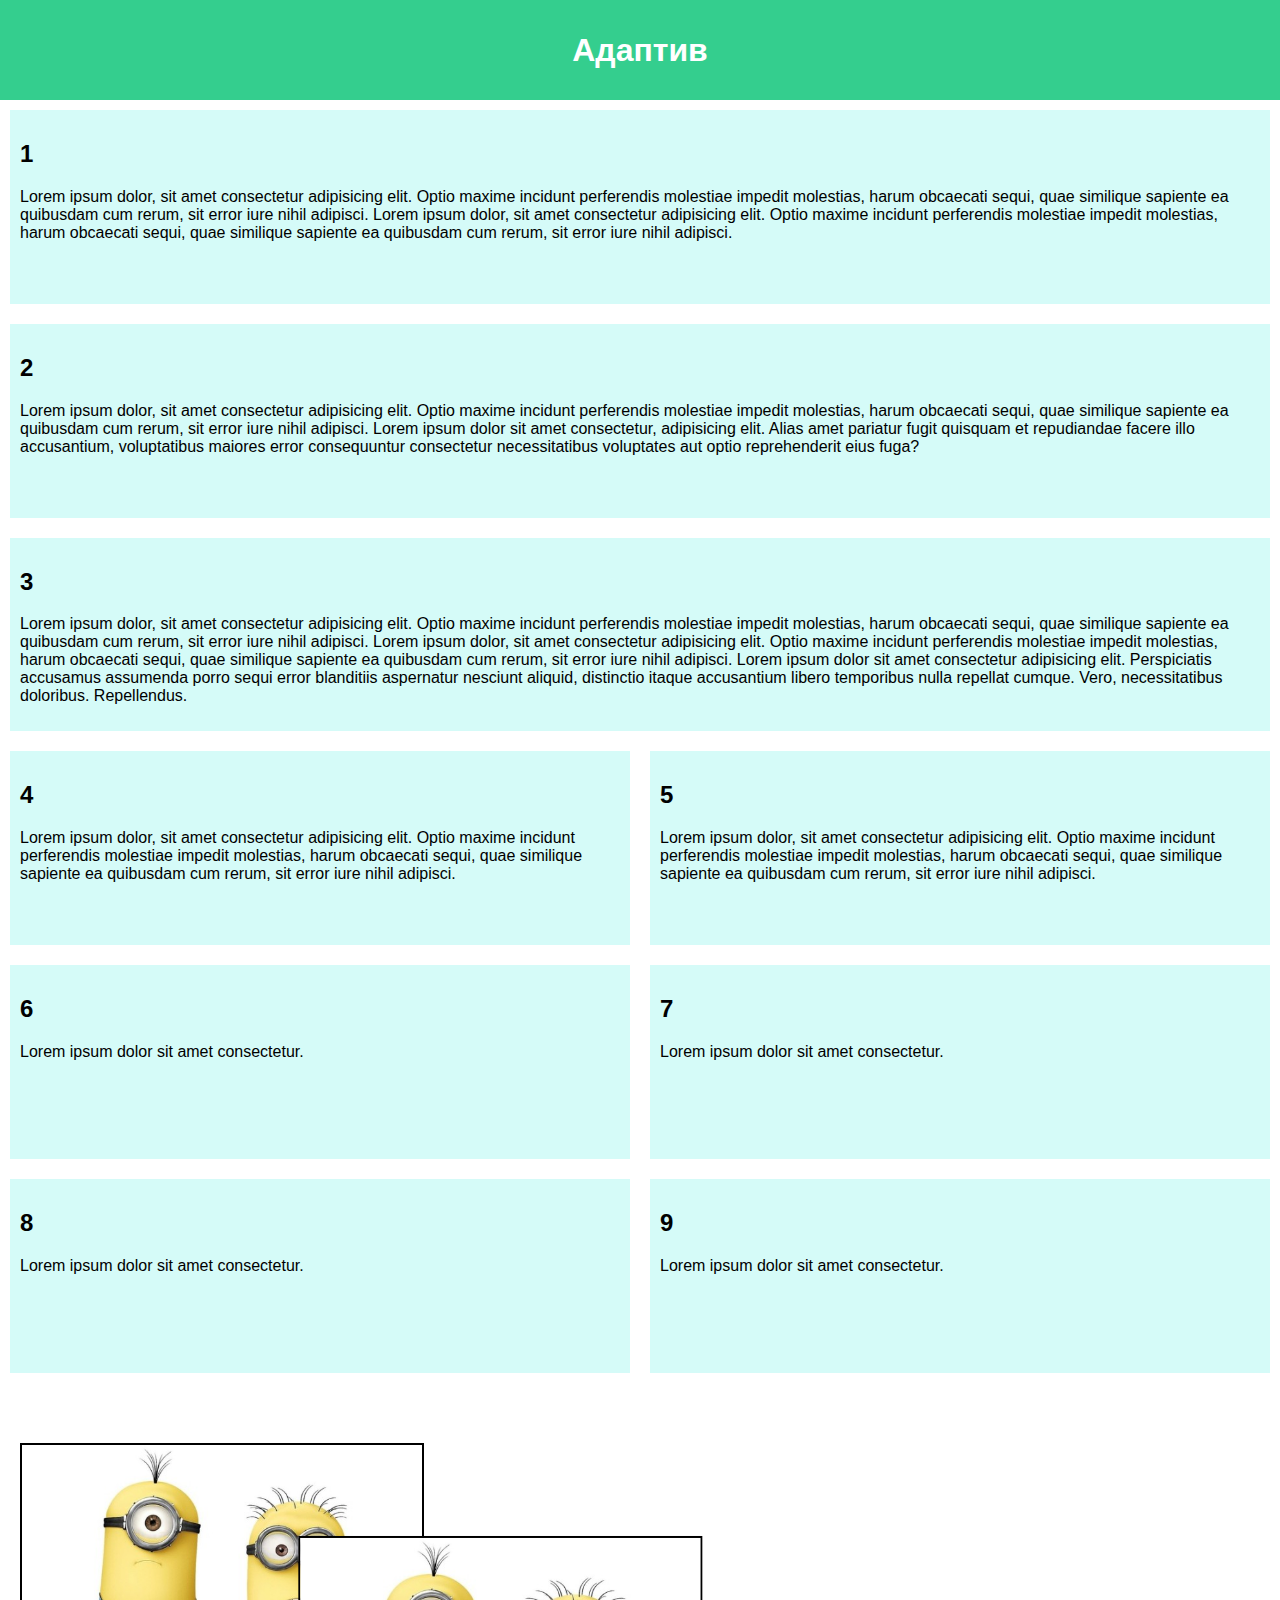
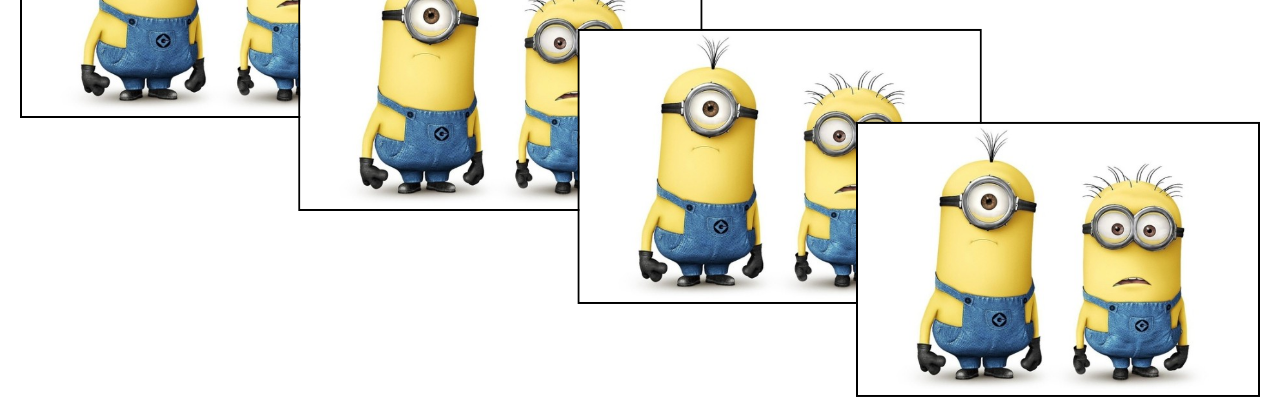
<file: LB9/index.html>
<!DOCTYPE html>
<html lang="en">
	<head>
		<meta charset="UTF-8" />
		<meta http-equiv="X-UA-Compatible" content="IE=edge" />
		<meta name="viewport" content="width=device-width, initial-scale=1.0" />
		<link rel="stylesheet" href="style.css" />
		<title>Адаптив</title>
	</head>
	<body>
		<header>
			<h1>Адаптив</h1>
		</header>
		<div class="adaptive">
			<article>
				<h2>1</h2>
				<p>
					Lorem ipsum dolor, sit amet consectetur adipisicing elit. Optio maxime
					incidunt perferendis molestiae impedit molestias, harum obcaecati
					sequi, quae similique sapiente ea quibusdam cum rerum, sit error iure
					nihil adipisci. Lorem ipsum dolor, sit amet consectetur adipisicing
					elit. Optio maxime incidunt perferendis molestiae impedit molestias,
					harum obcaecati sequi, quae similique sapiente ea quibusdam cum rerum,
					sit error iure nihil adipisci.
				</p>
			</article>
			<article>
				<h2>2</h2>
				<p>
					Lorem ipsum dolor, sit amet consectetur adipisicing elit. Optio maxime
					incidunt perferendis molestiae impedit molestias, harum obcaecati
					sequi, quae similique sapiente ea quibusdam cum rerum, sit error iure
					nihil adipisci. Lorem ipsum dolor sit amet consectetur, adipisicing
					elit. Alias amet pariatur fugit quisquam et repudiandae facere illo
					accusantium, voluptatibus maiores error consequuntur consectetur
					necessitatibus voluptates aut optio reprehenderit eius fuga?
				</p>
			</article>
			<article>
				<h2>3</h2>
				<p>
					Lorem ipsum dolor, sit amet consectetur adipisicing elit. Optio maxime
					incidunt perferendis molestiae impedit molestias, harum obcaecati
					sequi, quae similique sapiente ea quibusdam cum rerum, sit error iure
					nihil adipisci. Lorem ipsum dolor, sit amet consectetur adipisicing
					elit. Optio maxime incidunt perferendis molestiae impedit molestias,
					harum obcaecati sequi, quae similique sapiente ea quibusdam cum rerum,
					sit error iure nihil adipisci. Lorem ipsum dolor sit amet consectetur
					adipisicing elit. Perspiciatis accusamus assumenda porro sequi error
					blanditiis aspernatur nesciunt aliquid, distinctio itaque accusantium
					libero temporibus nulla repellat cumque. Vero, necessitatibus
					doloribus. Repellendus.
				</p>
			</article>
			<article>
				<h2>4</h2>
				<p>
					Lorem ipsum dolor, sit amet consectetur adipisicing elit. Optio maxime
					incidunt perferendis molestiae impedit molestias, harum obcaecati
					sequi, quae similique sapiente ea quibusdam cum rerum, sit error iure
					nihil adipisci.
				</p>
			</article>
			<article>
				<h2>5</h2>
				<p>
					Lorem ipsum dolor, sit amet consectetur adipisicing elit. Optio maxime
					incidunt perferendis molestiae impedit molestias, harum obcaecati
					sequi, quae similique sapiente ea quibusdam cum rerum, sit error iure
					nihil adipisci.
				</p>
			</article>
			<article>
				<h2>6</h2>
				<p>Lorem ipsum dolor sit amet consectetur.</p>
			</article>
			<article>
				<h2>7</h2>
				<p>Lorem ipsum dolor sit amet consectetur.</p>
			</article>
			<article>
				<h2>8</h2>
				<p>Lorem ipsum dolor sit amet consectetur.</p>
			</article>
			<article>
				<h2>9</h2>
				<p>Lorem ipsum dolor sit amet consectetur.</p>
			</article>
		</div>

		<div class="pictures">
			<div class="picture">
				<img src="./picture.jpg" />
			</div>
			<div class="picture">
				<img src="./picture.jpg" />
			</div>
			<div class="picture">
				<img src="./picture.jpg" />
			</div>
			<div class="picture">
				<img src="./picture.jpg" />
			</div>
		</div>
	</body>
</html>
</file>
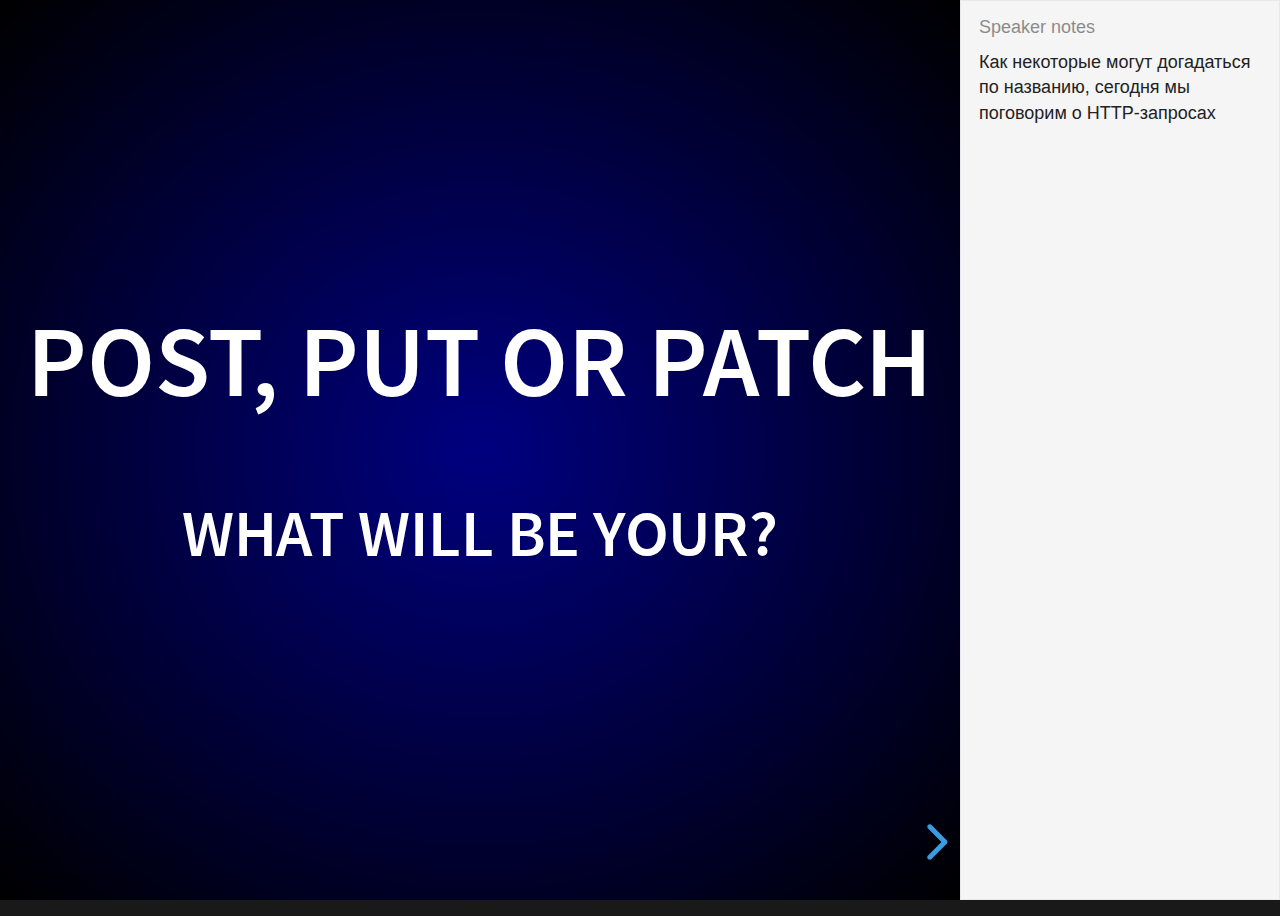
<file: LB12/reveal.js-master/index.html>
<!DOCTYPE html>
<html lang="en">
	<head>
		<meta charset="utf-8" />
		<meta
			name="viewport"
			content="width=device-width, initial-scale=1.0, maximum-scale=1.0, user-scalable=no"
		/>

		<title>reveal.js</title>

		<link rel="stylesheet" href="dist/reset.css" />
		<link rel="stylesheet" href="dist/reveal.css" />
		<link rel="stylesheet" href="dist/theme/black.css" />

		<!-- Theme used for syntax highlighted code -->
		<link rel="stylesheet" href="plugin/highlight/monokai.css" />
	</head>
	<body>
		<div class="reveal">
			<div class="slides">
				<section data-background-gradient="radial-gradient(#000080, #000000)" data-transition="fade-out">
					<h1>POST, PUT OR PATCH</h1>
					<br />
					<h2>What will be Your?</h2>
					<aside class="notes">
						Как некоторые могут догадаться по названию, сегодня мы поговорим о
						HTTP-запросах
					</aside>
				</section>

				<section data-background-gradient="radial-gradient(#000000, #000080)" data-transition="fade-in convex-out">
					<p>http://кто-ведет-тебя-за-руку.by</p>
					<aside class="notes">
						HTTP (HyperText Transfer Protocol) — это протокол передачи данных,
						который используется для взаимодействия между вашим браузером и
						сервером. Он работает по принципу запрос-ответ, где вы отправляете
						запрос к серверу, а сервер возвращает ответ с нужными данными
					</aside>
				</section>

				<section>
					<section data-background-gradient="radial-gradient(#000080, #000000)" data-transition="convex-in concave-out">
						<h1>POST</h1>
						<pre>
						<code data-noescape>
						  POST /register
							Content-Type: application/json
							{
  							"username": "john_doe",
  							"email": "john.doe@example.com",
  							"password": "securepassword123"
							}
						</code>
						</pre>
						<aside class="notes">
							POST — это HTTP-метод, который используется для отправки данных на
							сервер с целью обработки или создания нового ресурса. В отличие от
							метода GET, который используется для получения данных, POST
							отправляет данные, обычно через тело запроса. Этот метод часто
							используется для отправки форм, загрузки файлов, создания записей
							в базе данных и других операций, которые могут изменять состояние
							сервера.
						</aside>
					</section>

					<section data-background-gradient="radial-gradient(#000080, #000000)" data-transition="concave-in fade-out">
						<h1>POST</h1>
						<ul>
							<li>Данные отправляются в теле запроса</li>
							<li class="fragment">Не кэшируется</li>
							<li class="fragment">
								Подходит для передачи больших объёмов данных
							</li>
							<li class="fragment">
								Для создания новых ресурсов на сервере или обработки данных
							</li>
						</ul>
						<aside class="notes">
							POST — это HTTP-метод, который используется для отправки данных на
							сервер с целью обработки или создания нового ресурса. В отличие от
							метода GET, который используется для получения данных, POST
							отправляет данные, обычно через тело запроса. Этот метод часто
							используется для отправки форм, загрузки файлов, создания записей
							в базе данных и других операций, которые могут изменять состояние
							сервера.
						</aside>
					</section>

					<section data-transition="fade-in slide-out">
						<p>Oh, No! U've founded me</p>
						<p>
							<a href="#/9">Go to the last slide</a>
						</p>
					</section>
				</section>

				<section data-background-gradient="radial-gradient(#000000, #000080)" data-transition="slide">
					<h1>PUT</h1>
					<ul>
						<li>Одинаковые запросы PUT приводят к одинаковому результату</li>
						<li class="fragment">Заменяет весь ресурс</li>
						<li class="fragment">Для замены или создания ресурса</li>
					</ul>
					<aside class="notes">
						PUT — это HTTP-метод, который используется для обновления или замены
						существующего ресурса на сервере. Когда сервер получает запрос PUT,
						он должен заменить текущий ресурс по указанному адресу новыми
						данными, переданными в теле запроса.
					</aside>
				</section>

				<section data-background-gradient="radial-gradient(#000080, #000000)" data-transition="slide-in zoom-out">
					<h1>PATCH</h1>
					<pre>
						<code data-noescape>
						  PATCH /users/123
							Content-Type: application/json
							{
  							"email": "new.email@example.com"
							}
						</code>
					</pre>
					<ul>
						<li class="fragment">Частичное обновление</li>
						<li class="fragment">Не всегда идемпотентен</li>
					</ul>
					<aside class="notes">
						PATCH — это HTTP-метод, который используется для частичного обновления ресурса на сервере. В отличие от PUT, который полностью заменяет ресурс, PATCH позволяет изменить только те части ресурса, которые нужно обновить, не затрагивая остальные данные.
					</aside>
				</section>

				</section>
				<section data-background-gradient="radial-gradient(#000080, #000000)" data-transition="zoom-in slide-out">
					<h2 class="fragment fade-out">Так в чем разница?</h2>
					<h3 class="fragment fade-in-then-out">Ха</h3>
					<h2 class="fragment">Идеологическая</h2>
				</section>
				<section data-transition="slide">By</section>
			</div>
		</div>

		<script src="dist/reveal.js"></script>
		<script src="plugin/notes/notes.js"></script>
		<script src="plugin/markdown/markdown.js"></script>
		<script src="plugin/highlight/highlight.js"></script>
		<script>
			Reveal.initialize({
				hash: true,
				controlsBackArrows: 'hidden',
				progress: false,
				showNotes: true,
				plugins: [RevealMarkdown, RevealHighlight, RevealNotes],
			});
		</script>
	</body>
</html>
<!-- Reveal.initialize({

  controls: true, -   стрелочки для слайдов
  controlsTutorial: true, -   обучение стрелочкам
  controlsLayout: 'bottom-right', -  расположение стрелочек
  controlsBackArrows: 'faded', -  видимость стрелок
  progress: true, - прогресс полоска 
  slideNumber: false, - показывать номер слайда
  showSlideNumber: 'all', - когда показывать номер слайда
  hashOneBasedIndex: false, - начинать с 1 или с 0
  hash: false, - изменение URL при переходе на новую страницу
  respondToHashChanges: true, - обрабатывать изменения хеша
  jumpToSlide: true, - к конкретному слайду через клавиши
  history: false, - обновление истории браузера при переходе между слайдами
  keyboard: true, - использование клавиатуры для навигации
  keyboardCondition: null, - когда разрешены события клавы
  disableLayout: false, - отключает базовую верстку от reveal для слайдов 
  overview: true, - обзор слайдов
  center: true, - центрирование слайдов
  touch: true, - навигация при помощи сенсора
  loop: false, - зацикливание презы
  rtl: false, - реверс для арабского
  navigationMode: 'default', - режим навигации по слайдам
  shuffle: false, - перемешивает слайды
  fragments: true, - поддержка фрагментов
  fragmentInURL: true, - отображение текущего фрагмента в URL
  embedded: false, - режим встраивания, когда презентация отображается в ограниченной области экрана.
  help: true, - всплывающее окно помощи
  pause: true, - возможность приостановить презентацию
  showNotes: false, - заметки для спикера
  autoPlayMedia: null, - авто-прогрузка медиа
  preloadIframes: null, - предварительной загрузкой iframe
  autoAnimate: true, - автоматическая анимация слайдов
  autoAnimateMatcher: null, - пользовательскую логику для элементов, которые можно анимировать между слайдами
  autoAnimateEasing: 'ease', - тип анимации
  autoAnimateDuration: 1.0, - длительность анимации
  autoAnimateUnmatched: true, - разрешение анимации для несоответствующих элементов 
  autoAnimateStyles: [ -CSS-свойства, которые могут быть анимированны
    'opacity',
    'color',
    'background-color',
    'padding',
    'font-size',
    'line-height',
    'letter-spacing',
    'border-width',
    'border-color',
    'border-radius',
    'outline',
    'outline-offset',
  ],
  autoSlide: 0, автоматический переходом между слайдами
  autoSlideStoppable: true, - останавливать авто-переходы после взаимодействия пользователя
  autoSlideMethod: null, - Метод, используемый для навигации при авто-слайде
  defaultTiming: null, - Устанавливает среднее время (в секундах), которое вы планируете тратить на слайды
  mouseWheel: false, - Включить ли возможность навигации по слайдам с помощью колесика мыши
  previewLinks: false, - Открывать ли ссылки в предварительном просмотре
  transition: 'slide', - Устанавливает стиль анимации переходов между слайдами.
  transitionSpeed: 'default', Устанавливает скорость перехода между слайдами.
  backgroundTransition: 'fade', - Переход для фона слайдов.
  viewDistance: 3, - Количество слайдов, которые будут видны в дополнение к текущему.
  mobileViewDistance: 2, - количество слайдов, которые будут видны на мобильных устройствах.
  display: 'block', - Способ отображения слайдов.
  hideInactiveCursor: true, - Скрывать курсор, если он неактивен.
  hideCursorTime: 5000, - Время в миллисекундах до скрытия курсора.
}); -->
</file>
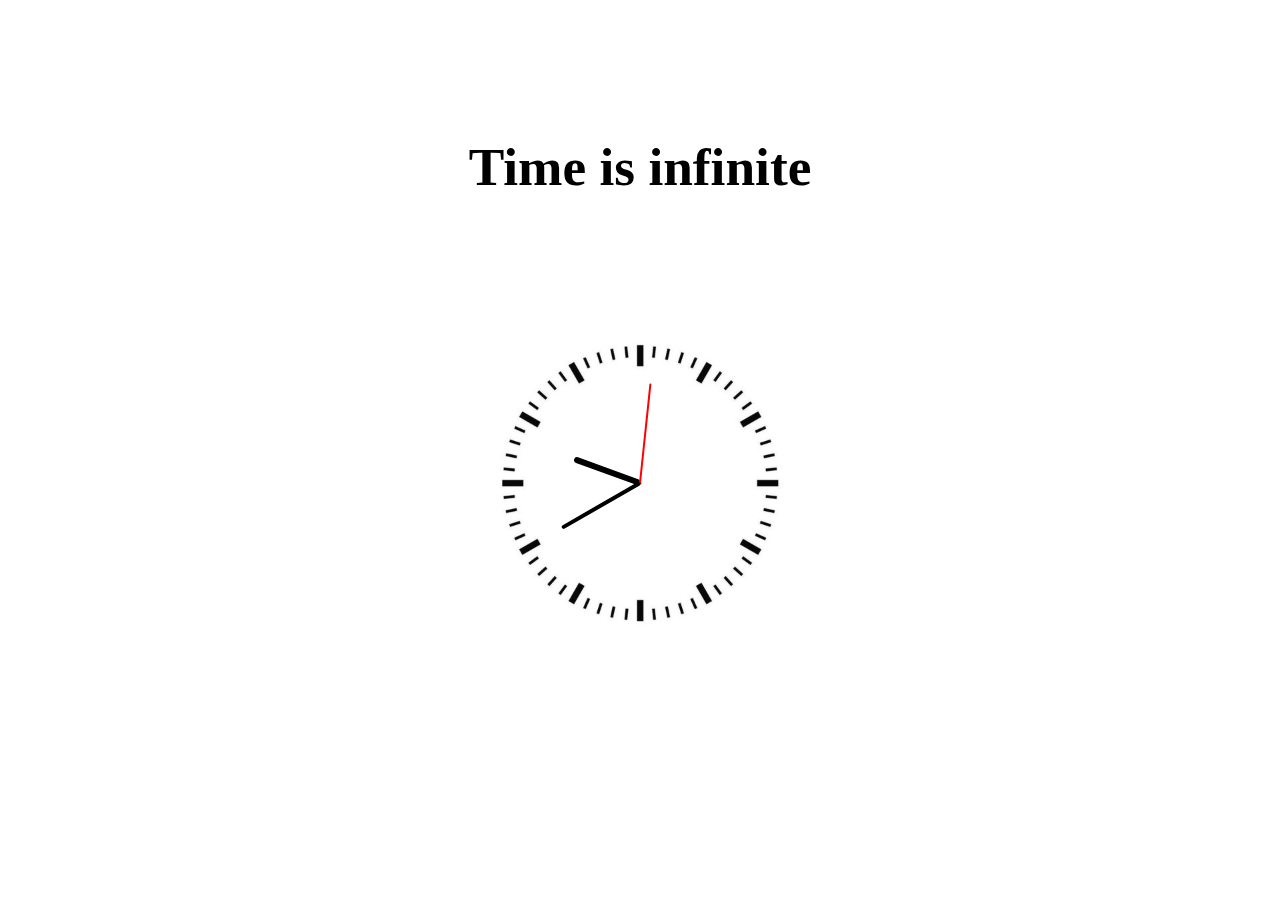
<file: LB11/clock.html>
<!DOCTYPE html>
<html lang="ru">
	<head>
		<meta charset="UTF-8" />
		<meta name="viewport" content="width=device-width, initial-scale=1.0" />
		<title>Time:: now</title>
		<link rel="stylesheet" href="clock.css" />
	</head>
	<body>
		<h1>Time is infinite</h1>
		<div class="clock">
			<div class="hour"></div>
			<div class="minute"></div>
			<div class="second"></div>
		</div>
		<script>
			function updateClock() {
				const now = new Date();
				const hours = now.getHours() % 12;
				const minutes = now.getMinutes();
				const seconds = now.getSeconds();

				const hourDeg = hours * 30 + minutes * 0.5;
				const minuteDeg = minutes * 6 + seconds * 0.1;
				const secondDeg = seconds * 6;

				document.querySelector(
					'.hour'
				).style.transform = `rotate(${hourDeg}deg)`;
				document.querySelector(
					'.minute'
				).style.transform = `rotate(${minuteDeg}deg)`;
				document.querySelector(
					'.second'
				).style.transform = `rotate(${secondDeg}deg)`;
			}

			setInterval(updateClock, 1000);
			updateClock();
		</script>
	</body>
</html>
</file>
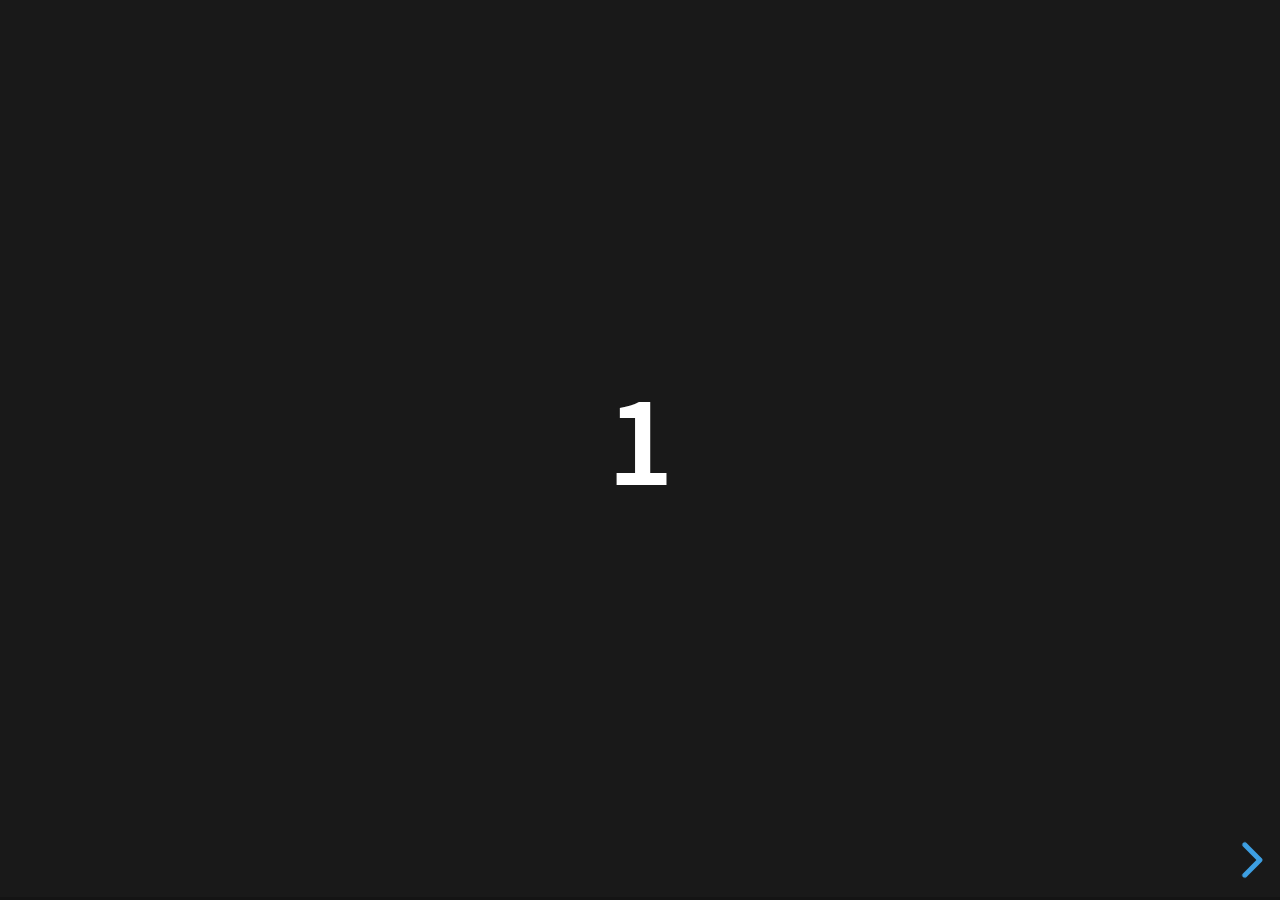
<file: LB12/reveal.js-master/examples/500-slides.html>
<!doctype html>
<html lang="en">
	<head>
		<meta charset="utf-8">

		<title>reveal.js - 500 slides</title>

		<meta name="viewport" content="width=device-width, initial-scale=1.0, maximum-scale=1.0, user-scalable=no">

		<link rel="stylesheet" href="../dist/reveal.css">
		<link rel="stylesheet" href="../dist/theme/black.css">
	</head>

	<body>
		<div class="reveal">
			<div class="slides">
				<section><h1>1</h1></section>
				<section><h1>2</h1></section>
				<section><h1>3</h1></section>
				<section><h1>4</h1></section>
				<section><h1>5</h1></section>
				<section><h1>6</h1></section>
				<section><h1>7</h1></section>
				<section><h1>8</h1></section>
				<section><h1>9</h1></section>
				<section><h1>10</h1></section>
				<section><h1>11</h1></section>
				<section><h1>12</h1></section>
				<section><h1>13</h1></section>
				<section><h1>14</h1></section>
				<section><h1>15</h1></section>
				<section><h1>16</h1></section>
				<section><h1>17</h1></section>
				<section><h1>18</h1></section>
				<section><h1>19</h1></section>
				<section><h1>20</h1></section>
				<section><h1>21</h1></section>
				<section><h1>22</h1></section>
				<section><h1>23</h1></section>
				<section><h1>24</h1></section>
				<section><h1>25</h1></section>
				<section><h1>26</h1></section>
				<section><h1>27</h1></section>
				<section><h1>28</h1></section>
				<section><h1>29</h1></section>
				<section><h1>30</h1></section>
				<section><h1>31</h1></section>
				<section><h1>32</h1></section>
				<section><h1>33</h1></section>
				<section><h1>34</h1></section>
				<section><h1>35</h1></section>
				<section><h1>36</h1></section>
				<section><h1>37</h1></section>
				<section><h1>38</h1></section>
				<section><h1>39</h1></section>
				<section><h1>40</h1></section>
				<section><h1>41</h1></section>
				<section><h1>42</h1></section>
				<section><h1>43</h1></section>
				<section><h1>44</h1></section>
				<section><h1>45</h1></section>
				<section><h1>46</h1></section>
				<section><h1>47</h1></section>
				<section><h1>48</h1></section>
				<section><h1>49</h1></section>
				<section><h1>50</h1></section>
				<section><h1>51</h1></section>
				<section><h1>52</h1></section>
				<section><h1>53</h1></section>
				<section><h1>54</h1></section>
				<section><h1>55</h1></section>
				<section><h1>56</h1></section>
				<section><h1>57</h1></section>
				<section><h1>58</h1></section>
				<section><h1>59</h1></section>
				<section><h1>60</h1></section>
				<section><h1>61</h1></section>
				<section><h1>62</h1></section>
				<section><h1>63</h1></section>
				<section><h1>64</h1></section>
				<section><h1>65</h1></section>
				<section><h1>66</h1></section>
				<section><h1>67</h1></section>
				<section><h1>68</h1></section>
				<section><h1>69</h1></section>
				<section><h1>70</h1></section>
				<section><h1>71</h1></section>
				<section><h1>72</h1></section>
				<section><h1>73</h1></section>
				<section><h1>74</h1></section>
				<section><h1>75</h1></section>
				<section><h1>76</h1></section>
				<section><h1>77</h1></section>
				<section><h1>78</h1></section>
				<section><h1>79</h1></section>
				<section><h1>80</h1></section>
				<section><h1>81</h1></section>
				<section><h1>82</h1></section>
				<section><h1>83</h1></section>
				<section><h1>84</h1></section>
				<section><h1>85</h1></section>
				<section><h1>86</h1></section>
				<section><h1>87</h1></section>
				<section><h1>88</h1></section>
				<section><h1>89</h1></section>
				<section><h1>90</h1></section>
				<section><h1>91</h1></section>
				<section><h1>92</h1></section>
				<section><h1>93</h1></section>
				<section><h1>94</h1></section>
				<section><h1>95</h1></section>
				<section><h1>96</h1></section>
				<section><h1>97</h1></section>
				<section><h1>98</h1></section>
				<section><h1>99</h1></section>
				<section><h1>100</h1></section>
				<section><h1>101</h1></section>
				<section><h1>102</h1></section>
				<section><h1>103</h1></section>
				<section><h1>104</h1></section>
				<section><h1>105</h1></section>
				<section><h1>106</h1></section>
				<section><h1>107</h1></section>
				<section><h1>108</h1></section>
				<section><h1>109</h1></section>
				<section><h1>110</h1></section>
				<section><h1>111</h1></section>
				<section><h1>112</h1></section>
				<section><h1>113</h1></section>
				<section><h1>114</h1></section>
				<section><h1>115</h1></section>
				<section><h1>116</h1></section>
				<section><h1>117</h1></section>
				<section><h1>118</h1></section>
				<section><h1>119</h1></section>
				<section><h1>120</h1></section>
				<section><h1>121</h1></section>
				<section><h1>122</h1></section>
				<section><h1>123</h1></section>
				<section><h1>124</h1></section>
				<section><h1>125</h1></section>
				<section><h1>126</h1></section>
				<section><h1>127</h1></section>
				<section><h1>128</h1></section>
				<section><h1>129</h1></section>
				<section><h1>130</h1></section>
				<section><h1>131</h1></section>
				<section><h1>132</h1></section>
				<section><h1>133</h1></section>
				<section><h1>134</h1></section>
				<section><h1>135</h1></section>
				<section><h1>136</h1></section>
				<section><h1>137</h1></section>
				<section><h1>138</h1></section>
				<section><h1>139</h1></section>
				<section><h1>140</h1></section>
				<section><h1>141</h1></section>
				<section><h1>142</h1></section>
				<section><h1>143</h1></section>
				<section><h1>144</h1></section>
				<section><h1>145</h1></section>
				<section><h1>146</h1></section>
				<section><h1>147</h1></section>
				<section><h1>148</h1></section>
				<section><h1>149</h1></section>
				<section><h1>150</h1></section>
				<section><h1>151</h1></section>
				<section><h1>152</h1></section>
				<section><h1>153</h1></section>
				<section><h1>154</h1></section>
				<section><h1>155</h1></section>
				<section><h1>156</h1></section>
				<section><h1>157</h1></section>
				<section><h1>158</h1></section>
				<section><h1>159</h1></section>
				<section><h1>160</h1></section>
				<section><h1>161</h1></section>
				<section><h1>162</h1></section>
				<section><h1>163</h1></section>
				<section><h1>164</h1></section>
				<section><h1>165</h1></section>
				<section><h1>166</h1></section>
				<section><h1>167</h1></section>
				<section><h1>168</h1></section>
				<section><h1>169</h1></section>
				<section><h1>170</h1></section>
				<section><h1>171</h1></section>
				<section><h1>172</h1></section>
				<section><h1>173</h1></section>
				<section><h1>174</h1></section>
				<section><h1>175</h1></section>
				<section><h1>176</h1></section>
				<section><h1>177</h1></section>
				<section><h1>178</h1></section>
				<section><h1>179</h1></section>
				<section><h1>180</h1></section>
				<section><h1>181</h1></section>
				<section><h1>182</h1></section>
				<section><h1>183</h1></section>
				<section><h1>184</h1></section>
				<section><h1>185</h1></section>
				<section><h1>186</h1></section>
				<section><h1>187</h1></section>
				<section><h1>188</h1></section>
				<section><h1>189</h1></section>
				<section><h1>190</h1></section>
				<section><h1>191</h1></section>
				<section><h1>192</h1></section>
				<section><h1>193</h1></section>
				<section><h1>194</h1></section>
				<section><h1>195</h1></section>
				<section><h1>196</h1></section>
				<section><h1>197</h1></section>
				<section><h1>198</h1></section>
				<section><h1>199</h1></section>
				<section><h1>200</h1></section>
				<section><h1>201</h1></section>
				<section><h1>202</h1></section>
				<section><h1>203</h1></section>
				<section><h1>204</h1></section>
				<section><h1>205</h1></section>
				<section><h1>206</h1></section>
				<section><h1>207</h1></section>
				<section><h1>208</h1></section>
				<section><h1>209</h1></section>
				<section><h1>210</h1></section>
				<section><h1>211</h1></section>
				<section><h1>212</h1></section>
				<section><h1>213</h1></section>
				<section><h1>214</h1></section>
				<section><h1>215</h1></section>
				<section><h1>216</h1></section>
				<section><h1>217</h1></section>
				<section><h1>218</h1></section>
				<section><h1>219</h1></section>
				<section><h1>220</h1></section>
				<section><h1>221</h1></section>
				<section><h1>222</h1></section>
				<section><h1>223</h1></section>
				<section><h1>224</h1></section>
				<section><h1>225</h1></section>
				<section><h1>226</h1></section>
				<section><h1>227</h1></section>
				<section><h1>228</h1></section>
				<section><h1>229</h1></section>
				<section><h1>230</h1></section>
				<section><h1>231</h1></section>
				<section><h1>232</h1></section>
				<section><h1>233</h1></section>
				<section><h1>234</h1></section>
				<section><h1>235</h1></section>
				<section><h1>236</h1></section>
				<section><h1>237</h1></section>
				<section><h1>238</h1></section>
				<section><h1>239</h1></section>
				<section><h1>240</h1></section>
				<section><h1>241</h1></section>
				<section><h1>242</h1></section>
				<section><h1>243</h1></section>
				<section><h1>244</h1></section>
				<section><h1>245</h1></section>
				<section><h1>246</h1></section>
				<section><h1>247</h1></section>
				<section><h1>248</h1></section>
				<section><h1>249</h1></section>
				<section><h1>250</h1></section>
				<section><h1>251</h1></section>
				<section><h1>252</h1></section>
				<section><h1>253</h1></section>
				<section><h1>254</h1></section>
				<section><h1>255</h1></section>
				<section><h1>256</h1></section>
				<section><h1>257</h1></section>
				<section><h1>258</h1></section>
				<section><h1>259</h1></section>
				<section><h1>260</h1></section>
				<section><h1>261</h1></section>
				<section><h1>262</h1></section>
				<section><h1>263</h1></section>
				<section><h1>264</h1></section>
				<section><h1>265</h1></section>
				<section><h1>266</h1></section>
				<section><h1>267</h1></section>
				<section><h1>268</h1></section>
				<section><h1>269</h1></section>
				<section><h1>270</h1></section>
				<section><h1>271</h1></section>
				<section><h1>272</h1></section>
				<section><h1>273</h1></section>
				<section><h1>274</h1></section>
				<section><h1>275</h1></section>
				<section><h1>276</h1></section>
				<section><h1>277</h1></section>
				<section><h1>278</h1></section>
				<section><h1>279</h1></section>
				<section><h1>280</h1></section>
				<section><h1>281</h1></section>
				<section><h1>282</h1></section>
				<section><h1>283</h1></section>
				<section><h1>284</h1></section>
				<section><h1>285</h1></section>
				<section><h1>286</h1></section>
				<section><h1>287</h1></section>
				<section><h1>288</h1></section>
				<section><h1>289</h1></section>
				<section><h1>290</h1></section>
				<section><h1>291</h1></section>
				<section><h1>292</h1></section>
				<section><h1>293</h1></section>
				<section><h1>294</h1></section>
				<section><h1>295</h1></section>
				<section><h1>296</h1></section>
				<section><h1>297</h1></section>
				<section><h1>298</h1></section>
				<section><h1>299</h1></section>
				<section><h1>300</h1></section>
				<section><h1>301</h1></section>
				<section><h1>302</h1></section>
				<section><h1>303</h1></section>
				<section><h1>304</h1></section>
				<section><h1>305</h1></section>
				<section><h1>306</h1></section>
				<section><h1>307</h1></section>
				<section><h1>308</h1></section>
				<section><h1>309</h1></section>
				<section><h1>310</h1></section>
				<section><h1>311</h1></section>
				<section><h1>312</h1></section>
				<section><h1>313</h1></section>
				<section><h1>314</h1></section>
				<section><h1>315</h1></section>
				<section><h1>316</h1></section>
				<section><h1>317</h1></section>
				<section><h1>318</h1></section>
				<section><h1>319</h1></section>
				<section><h1>320</h1></section>
				<section><h1>321</h1></section>
				<section><h1>322</h1></section>
				<section><h1>323</h1></section>
				<section><h1>324</h1></section>
				<section><h1>325</h1></section>
				<section><h1>326</h1></section>
				<section><h1>327</h1></section>
				<section><h1>328</h1></section>
				<section><h1>329</h1></section>
				<section><h1>330</h1></section>
				<section><h1>331</h1></section>
				<section><h1>332</h1></section>
				<section><h1>333</h1></section>
				<section><h1>334</h1></section>
				<section><h1>335</h1></section>
				<section><h1>336</h1></section>
				<section><h1>337</h1></section>
				<section><h1>338</h1></section>
				<section><h1>339</h1></section>
				<section><h1>340</h1></section>
				<section><h1>341</h1></section>
				<section><h1>342</h1></section>
				<section><h1>343</h1></section>
				<section><h1>344</h1></section>
				<section><h1>345</h1></section>
				<section><h1>346</h1></section>
				<section><h1>347</h1></section>
				<section><h1>348</h1></section>
				<section><h1>349</h1></section>
				<section><h1>350</h1></section>
				<section><h1>351</h1></section>
				<section><h1>352</h1></section>
				<section><h1>353</h1></section>
				<section><h1>354</h1></section>
				<section><h1>355</h1></section>
				<section><h1>356</h1></section>
				<section><h1>357</h1></section>
				<section><h1>358</h1></section>
				<section><h1>359</h1></section>
				<section><h1>360</h1></section>
				<section><h1>361</h1></section>
				<section><h1>362</h1></section>
				<section><h1>363</h1></section>
				<section><h1>364</h1></section>
				<section><h1>365</h1></section>
				<section><h1>366</h1></section>
				<section><h1>367</h1></section>
				<section><h1>368</h1></section>
				<section><h1>369</h1></section>
				<section><h1>370</h1></section>
				<section><h1>371</h1></section>
				<section><h1>372</h1></section>
				<section><h1>373</h1></section>
				<section><h1>374</h1></section>
				<section><h1>375</h1></section>
				<section><h1>376</h1></section>
				<section><h1>377</h1></section>
				<section><h1>378</h1></section>
				<section><h1>379</h1></section>
				<section><h1>380</h1></section>
				<section><h1>381</h1></section>
				<section><h1>382</h1></section>
				<section><h1>383</h1></section>
				<section><h1>384</h1></section>
				<section><h1>385</h1></section>
				<section><h1>386</h1></section>
				<section><h1>387</h1></section>
				<section><h1>388</h1></section>
				<section><h1>389</h1></section>
				<section><h1>390</h1></section>
				<section><h1>391</h1></section>
				<section><h1>392</h1></section>
				<section><h1>393</h1></section>
				<section><h1>394</h1></section>
				<section><h1>395</h1></section>
				<section><h1>396</h1></section>
				<section><h1>397</h1></section>
				<section><h1>398</h1></section>
				<section><h1>399</h1></section>
				<section><h1>400</h1></section>
				<section><h1>401</h1></section>
				<section><h1>402</h1></section>
				<section><h1>403</h1></section>
				<section><h1>404</h1></section>
				<section><h1>405</h1></section>
				<section><h1>406</h1></section>
				<section><h1>407</h1></section>
				<section><h1>408</h1></section>
				<section><h1>409</h1></section>
				<section><h1>410</h1></section>
				<section><h1>411</h1></section>
				<section><h1>412</h1></section>
				<section><h1>413</h1></section>
				<section><h1>414</h1></section>
				<section><h1>415</h1></section>
				<section><h1>416</h1></section>
				<section><h1>417</h1></section>
				<section><h1>418</h1></section>
				<section><h1>419</h1></section>
				<section><h1>420</h1></section>
				<section><h1>421</h1></section>
				<section><h1>422</h1></section>
				<section><h1>423</h1></section>
				<section><h1>424</h1></section>
				<section><h1>425</h1></section>
				<section><h1>426</h1></section>
				<section><h1>427</h1></section>
				<section><h1>428</h1></section>
				<section><h1>429</h1></section>
				<section><h1>430</h1></section>
				<section><h1>431</h1></section>
				<section><h1>432</h1></section>
				<section><h1>433</h1></section>
				<section><h1>434</h1></section>
				<section><h1>435</h1></section>
				<section><h1>436</h1></section>
				<section><h1>437</h1></section>
				<section><h1>438</h1></section>
				<section><h1>439</h1></section>
				<section><h1>440</h1></section>
				<section><h1>441</h1></section>
				<section><h1>442</h1></section>
				<section><h1>443</h1></section>
				<section><h1>444</h1></section>
				<section><h1>445</h1></section>
				<section><h1>446</h1></section>
				<section><h1>447</h1></section>
				<section><h1>448</h1></section>
				<section><h1>449</h1></section>
				<section><h1>450</h1></section>
				<section><h1>451</h1></section>
				<section><h1>452</h1></section>
				<section><h1>453</h1></section>
				<section><h1>454</h1></section>
				<section><h1>455</h1></section>
				<section><h1>456</h1></section>
				<section><h1>457</h1></section>
				<section><h1>458</h1></section>
				<section><h1>459</h1></section>
				<section><h1>460</h1></section>
				<section><h1>461</h1></section>
				<section><h1>462</h1></section>
				<section><h1>463</h1></section>
				<section><h1>464</h1></section>
				<section><h1>465</h1></section>
				<section><h1>466</h1></section>
				<section><h1>467</h1></section>
				<section><h1>468</h1></section>
				<section><h1>469</h1></section>
				<section><h1>470</h1></section>
				<section><h1>471</h1></section>
				<section><h1>472</h1></section>
				<section><h1>473</h1></section>
				<section><h1>474</h1></section>
				<section><h1>475</h1></section>
				<section><h1>476</h1></section>
				<section><h1>477</h1></section>
				<section><h1>478</h1></section>
				<section><h1>479</h1></section>
				<section><h1>480</h1></section>
				<section><h1>481</h1></section>
				<section><h1>482</h1></section>
				<section><h1>483</h1></section>
				<section><h1>484</h1></section>
				<section><h1>485</h1></section>
				<section><h1>486</h1></section>
				<section><h1>487</h1></section>
				<section><h1>488</h1></section>
				<section><h1>489</h1></section>
				<section><h1>490</h1></section>
				<section><h1>491</h1></section>
				<section><h1>492</h1></section>
				<section><h1>493</h1></section>
				<section><h1>494</h1></section>
				<section><h1>495</h1></section>
				<section><h1>496</h1></section>
				<section><h1>497</h1></section>
				<section><h1>498</h1></section>
				<section><h1>499</h1></section>
			</div>
		</div>

		<script src="../dist/reveal.js"></script>
		<script>
			Reveal.initialize({
				transition: 'linear'
			});
		</script>
	</body>
</html>
</file>
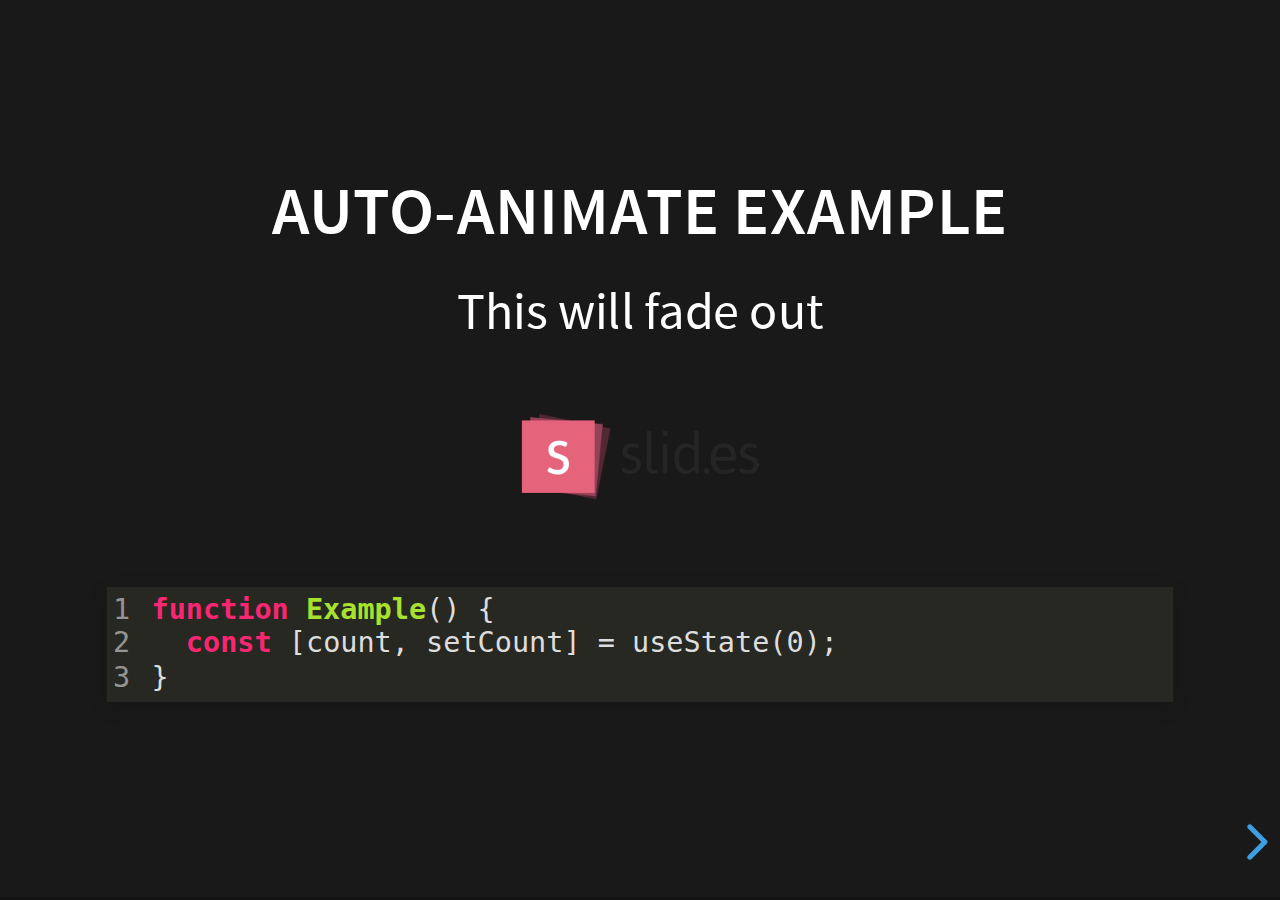
<file: LB12/reveal.js-master/examples/auto-animate.html>
<!doctype html>
<html lang="en">

	<head>
		<meta charset="utf-8">

		<title>reveal.js - Auto Animate</title>

		<meta name="viewport" content="width=device-width, initial-scale=1.0, maximum-scale=1.0, user-scalable=no">

		<link rel="stylesheet" href="../dist/reveal.css">
		<link rel="stylesheet" href="../dist/theme/black.css" id="theme">
		<link rel="stylesheet" href="../plugin/highlight/monokai.css">
	</head>

	<body>

		<div class="reveal">

			<div class="slides">
				<section data-auto-animate data-auto-animate-unmatched="fade">
					<h3>Auto-Animate Example</h3>
					<p>This will fade out</p>
					<img src="assets/image1.png" style="height: 100px;">
					<pre data-id="code"><code data-line-numbers class="hljs" data-trim>
						function Example() {
						  const [count, setCount] = useState(0);
						}
					</code></pre>
				</section>
				<section data-auto-animate data-auto-animate-unmatched="fade">
					<h3>Auto-Animate Example</h3>
					<p style="opacity: 0.2; margin-top: 100px;">This will fade out</p>
					<p>This element is unmatched</p>
					<img src="assets/image1.png" style="height: 150px;">
					<pre data-id="code"><code data-line-numbers class="hljs" data-trim>
						function Example() {
						  New line!
						  const [count, setCount] = useState(0);
						}
					</code></pre>
				</section>

				<section data-auto-animate>
					<p data-id="text-props" style="background: #555; line-height: 1em; letter-spacing: 0em;">Line Height & Letter Spacing</p>
				</section>
				<section data-auto-animate>
					<p data-id="text-props" style="background: #555; line-height: 3em; letter-spacing: 0.2em;">Line Height & Letter Spacing</p>
				</section>

				<section>
					<section data-auto-animate>
						<pre data-id="code"><code data-line-numbers class="hljs" data-trim>
							import React, { useState } from 'react';

							function Example() {
							  const [count, setCount] = useState(0);

							  return (
							    ...
							  );
							}
						</code></pre>
					</section>
					<section data-auto-animate>
						<pre data-id="code"><code data-line-numbers class="hljs" data-trim>
							function Example() {
							  const [count, setCount] = useState(0);

							  return (
							    &lt;div&gt;
							      &lt;p&gt;You clicked {count} times&lt;/p&gt;
							      &lt;button onClick={() =&gt; setCount(count + 1)}&gt;
							        Click me
							      &lt;/button&gt;
							    &lt;/div&gt;
							  );
							}
						</code></pre>
					</section>
					<section data-auto-animate>
						<pre data-id="code"><code data-line-numbers class="hljs" data-trim>
							function Example() {
							  // A comment!
							  const [count, setCount] = useState(0);

							  return (
							    &lt;div&gt;
							      &lt;p&gt;You clicked {count} times&lt;/p&gt;
							      &lt;button onClick={() =&gt; setCount(count + 1)}&gt;
							        Click me
							      &lt;/button&gt;
							    &lt;/div&gt;
							  );
							}
						</code></pre>
					</section>
				</section>

				<section>
					<section data-auto-animate>
						<h3>Swapping list items</h3>
						<ul>
							<li>One</li>
							<li>Two</li>
							<li>Three</li>
						</ul>
					</section>
					<section data-auto-animate>
						<h3>Swapping list items</h3>
						<ul>
							<li>Two</li>
							<li>One</li>
							<li>Three</li>
						</ul>
					</section>
					<section data-auto-animate>
						<h3>Swapping list items</h3>
						<ul>
							<li>Two</li>
							<li>Three</li>
							<li>One</li>
						</ul>
					</section>
				</section>

				<section data-auto-animate style="height: 600px">
					<h3 style="opacity: 0.3; font-size: 18px;">SLIDE 1</h3>
					<h2 data-id="title" style="margin-top: 260px;">Animate Anything</h2>
					<div data-id="1" style="background: white; position: absolute; top: 150px; left: 16%; width: 60px; height: 60px;"></div>
					<div data-id="2" style="background: white; position: absolute; top: 150px; left: 36%; width: 60px; height: 60px;"></div>
					<div data-id="3" style="background: white; position: absolute; top: 150px; left: 56%; width: 60px; height: 60px;"></div>
					<div data-id="4" style="background: white; position: absolute; top: 150px; left: 76%; width: 60px; height: 60px;"></div>
				</section>
				<section data-auto-animate style="height: 600px">
					<h3 style="opacity: 0.3; font-size: 18px;">SLIDE 2</h3>
					<h2 data-id="title" style="margin-top: 500px">With Auto Animate</h2>
					<div data-id="1" style="background: cyan; position: absolute; bottom: 190px; left: 16%; width: 60px; height: 60px;"></div>
					<div data-id="2" style="background: magenta; position: absolute; bottom: 190px; left: 36%; width: 60px; height: 160px;"></div>
					<div data-id="3" style="background: yellow; position: absolute; bottom: 190px; left: 56%; width: 60px; height: 260px;"></div>
					<div data-id="4" style="background: red; position: absolute; bottom: 190px; left: 76%; width: 60px; height: 360px;"></div>
				</section>
				<section data-auto-animate style="height: 600px">
					<h3 style="opacity: 0.3; font-size: 18px;">SLIDE 3</h3>
					<h2 data-id="title" style="margin-top: 500px; opacity: 0;">With Auto Animate</h2>
					<div data-id="1" style="background: cyan; position: absolute; top: 50%; left: 50%; width: 400px; height: 400px; margin: -200px 0 0 -200px; border-radius: 400px;"></div>
					<div data-id="2" style="background: magenta; position: absolute; top: 50%; left: 50%; width: 300px; height: 300px; margin: -150px 0 0 -150px; border-radius: 400px;"></div>
					<div data-id="3" style="background: yellow; position: absolute; top: 50%; left: 50%; width: 200px; height: 200px; margin: -100px 0 0 -100px; border-radius: 400px;"></div>
					<div data-id="4" style="background: red; position: absolute; top: 50%; left: 50%; width: 100px; height: 100px; margin: -50px 0 0 -50px; border-radius: 400px;"></div>
				</section>
				<section data-auto-animate style="height: 600px">
					<h3 style="opacity: 0.3; font-size: 18px;">SLIDE 3</h3>
					<h2 data-id="title" style="margin-top: 500px; opacity: 0;">With Auto Animate</h2>
					<div data-id="1" style="background: red; position: absolute; top: 250px; left: 16%; width: 60px; height: 60px;"></div>
					<div data-id="2" style="background: yellow; position: absolute; top: 250px; left: 36%; width: 60px; height: 60px;"></div>
					<div data-id="3" style="background: magenta; position: absolute; top: 250px; left: 56%; width: 60px; height: 60px;"></div>
					<div data-id="4" style="background: cyan; position: absolute; top: 250px; left: 76%; width: 60px; height: 60px;"></div>
				</section>

				<section data-auto-animate data-auto-animate-id="a">
					<h2>data-auto-animate-id="a"</h2>
					<h3>A1</h3>
				</section>
				<section data-auto-animate data-auto-animate-id="a">
					<h2>data-auto-animate-id="a"</h2>
					<h3>A1</h3>
					<h3>A2</h3>
				</section>
				<section data-auto-animate data-auto-animate-id="b">
					<h2>data-auto-animate-id="b"</h2>
					<h3>B1</h3>
				</section>
				<section data-auto-animate data-auto-animate-id="b">
					<h2>data-auto-animate-id="b"</h2>
					<h3>B1</h3>
					<h3>B2</h3>
				</section>

				<section>
					<section id="stacked-slide-1" data-auto-animate>
						<a href="#/stacked-slide-1">Slide 1</a><br>
						<a href="#/stacked-slide-2">Slide 2</a><br>
						<a href="#/stacked-slide-3">Slide 3</a><br>
						<a href="#/stacked-slide-4">Slide 4</a><br>
						<div data-id="anim" style="background: indigo; padding: 8px; width: 50px; height: 50px; position: absolute; left: 0px;">A</div>
					</section>
					<section id="stacked-slide-2" data-auto-animate>
						<a href="#/stacked-slide-1">Slide 1</a><br>
						<a href="#/stacked-slide-2">Slide 2</a><br>
						<a href="#/stacked-slide-3">Slide 3</a><br>
						<a href="#/stacked-slide-4">Slide 4</a><br>
						<div data-id="anim" style="background: indigo; padding: 8px; width: 50px; height: 50px; position: absolute; left: 25%;">A</div>
					</section>
					<section id="stacked-slide-3" data-auto-animate>
						<a href="#/stacked-slide-1">Slide 1</a><br>
						<a href="#/stacked-slide-2">Slide 2</a><br>
						<a href="#/stacked-slide-3">Slide 3</a><br>
						<a href="#/stacked-slide-4">Slide 4</a><br>
						<div data-id="anim" style="background: indigo; padding: 8px; width: 50px; height: 50px; position: absolute; left: 50%;">A</div>
					</section>
					<section id="stacked-slide-4" data-auto-animate>
						<a href="#/stacked-slide-1">Slide 1</a><br>
						<a href="#/stacked-slide-2">Slide 2</a><br>
						<a href="#/stacked-slide-3">Slide 3</a><br>
						<a href="#/stacked-slide-4">Slide 4</a><br>
						<div data-id="anim" style="background: indigo; padding: 8px; width: 50px; height: 50px; position: absolute; left: 75%;">A</div>
					</section>
				</section>

			</div>

		</div>

		<script src="../dist/reveal.js"></script>
		<script src="../plugin/highlight/highlight.js"></script>
		<script>
			Reveal.initialize({
				center: true,
				hash: true,
				plugins: [ RevealHighlight ]
			});
		</script>

	</body>
</html>
</file>
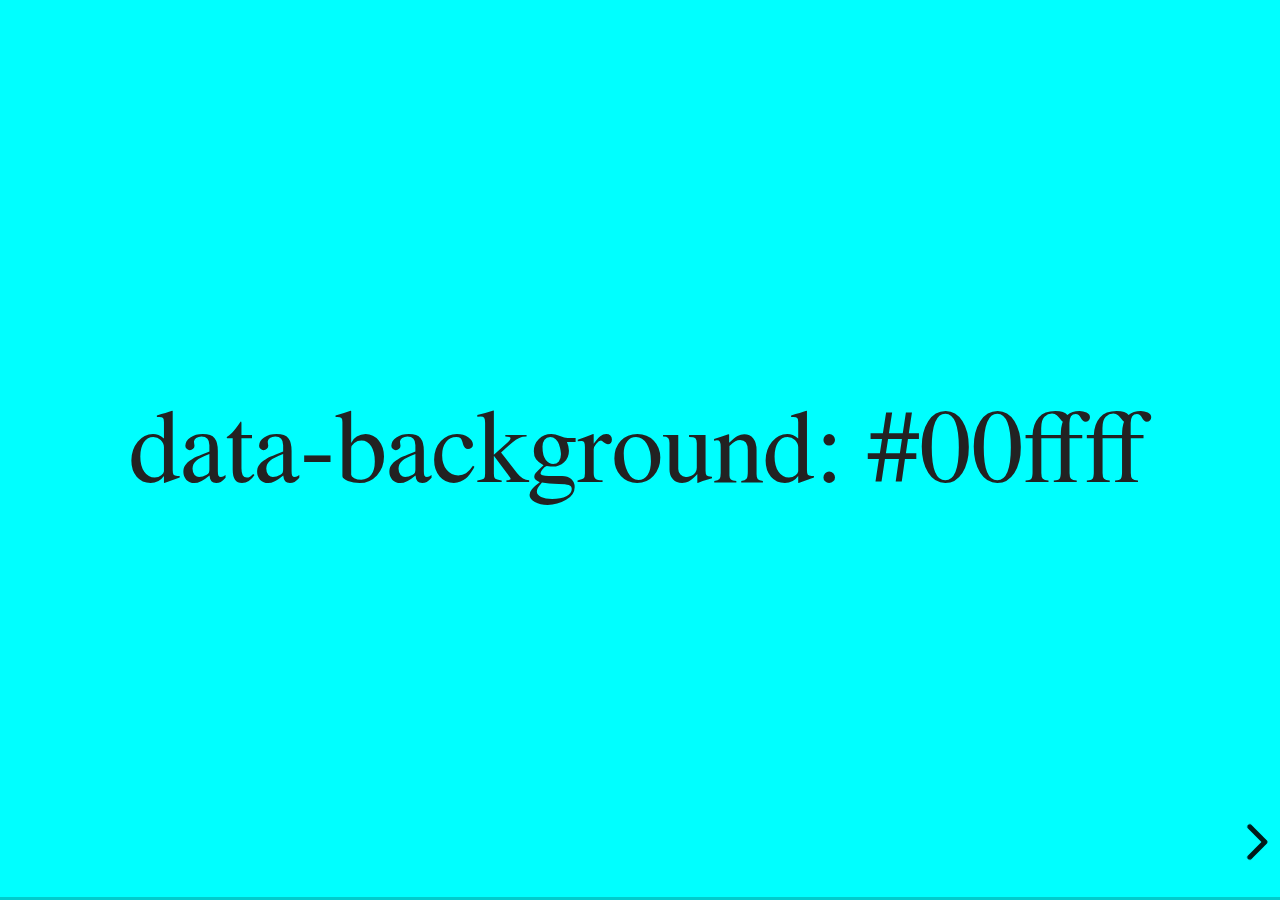
<file: LB12/reveal.js-master/examples/backgrounds.html>
<!doctype html>
<html lang="en">

	<head>
		<meta charset="utf-8">

		<title>reveal.js - Slide Backgrounds</title>

		<meta name="viewport" content="width=device-width, initial-scale=1.0, maximum-scale=1.0, user-scalable=no">

		<link rel="stylesheet" href="../dist/reveal.css">
		<link rel="stylesheet" href="../dist/theme/serif.css" id="theme">
		<style type="text/css" media="screen">
			.slides section.has-dark-background,
			.slides section.has-dark-background h2 {
				color: #fff;
			}
			.slides section.has-light-background,
			.slides section.has-light-background h2 {
				color: #222;
			}
		</style>
	</head>

	<body>

		<div class="reveal">

			<div class="slides">

				<section data-background="#00ffff">
					<h2>data-background: #00ffff</h2>
				</section>

				<section data-background="#bb00bb">
					<h2>data-background: #bb00bb</h2>
				</section>

				<section data-background-color="lightblue">
					<h2>data-background: lightblue</h2>
				</section>

				<section>
					<section data-background="#ff0000">
						<h2>data-background: #ff0000</h2>
					</section>
					<section data-background="rgba(0, 0, 0, 0.2)">
						<h2>data-background: rgba(0, 0, 0, 0.2)</h2>
					</section>
					<section data-background="salmon">
						<h2>data-background: salmon</h2>
					</section>
				</section>

				<section data-background="rgba(0, 100, 100, 0.2)">
					<section>
						<h2>Background applied to stack</h2>
					</section>
					<section>
						<h2>Background applied to stack</h2>
					</section>
					<section data-background="rgb(66, 66, 66)">
						<h2>Background applied to slide inside of stack</h2>
					</section>
				</section>

				<section data-background-transition="slide" data-background="assets/image1.png">
					<h2>Background image</h2>
				</section>

				<section>
					<section data-background-transition="slide" data-background="assets/image1.png">
						<h2>Background image</h2>
					</section>
					<section data-background-transition="slide" data-background="assets/image1.png">
						<h2>Background image</h2>
					</section>
				</section>

				<section data-background="assets/image2.png" data-background-size="100px" data-background-repeat="repeat" data-background-color="#111">
					<h2>Background image</h2>
					<pre>data-background-size="100px" data-background-repeat="repeat" data-background-color="#111"</pre>
				</section>

				<section data-background="#888888">
					<h2>Same background twice (1/2)</h2>
				</section>
				<section data-background="#888888">
					<h2>Same background twice (2/2)</h2>
				</section>

				<section data-background-video="https://s3.amazonaws.com/static.slid.es/site/homepage/v1/homepage-video-editor.mp4,https://s3.amazonaws.com/static.slid.es/site/homepage/v1/homepage-video-editor.webm">
					<h2>Video background</h2>
				</section>

				<section data-background-iframe="https://slides.com/news/make-better-presentations/embed?style=hidden&autoSlide=4000">
					<h2>Iframe background</h2>
				</section>

				<section>
					<section data-background="#417203">
						<h2>Same background twice vertical (1/2)</h2>
					</section>
					<section data-background="#417203">
						<h2>Same background twice vertical (2/2)</h2>
					</section>
				</section>

				<section data-background="#934f4d">
					<h2>Same background from horizontal to vertical (1/3)</h2>
				</section>
				<section>
					<section data-background="#934f4d">
						<h2>Same background from horizontal to vertical (2/3)</h2>
					</section>
					<section data-background="#934f4d">
						<h2>Same background from horizontal to vertical (3/3)</h2>
					</section>
				</section>

			</div>

		</div>

		<script src="../dist/reveal.js"></script>
		<script>

			// Full list of configuration options:
			// https://revealjs.revealjs.com/config/
			Reveal.initialize({
				center: true,

				transition: 'linear',
				// transitionSpeed: 'slow',
				// backgroundTransition: 'slide'
			});

		</script>

	</body>
</html>
</file>
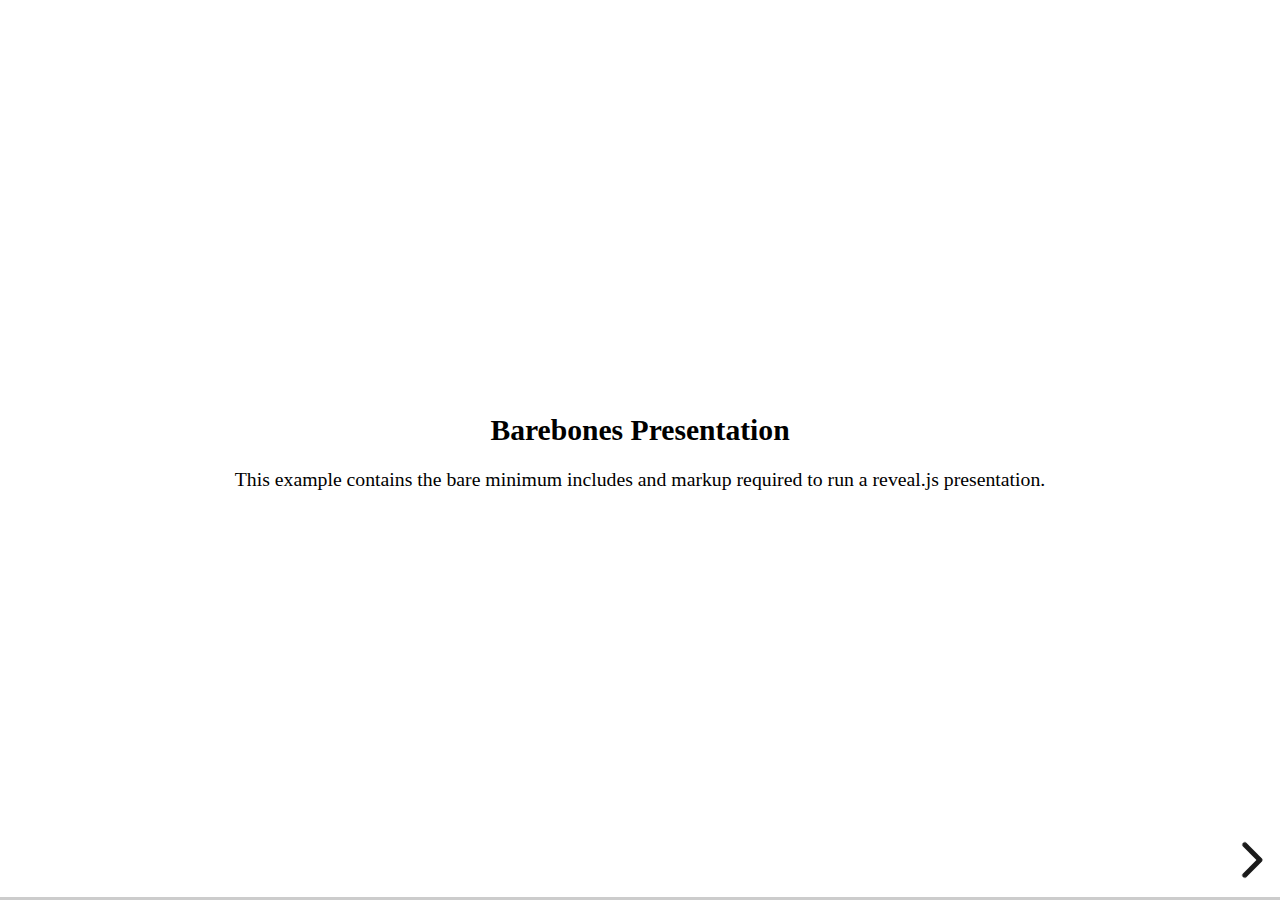
<file: LB12/reveal.js-master/examples/barebones.html>
<!doctype html>
<html lang="en">
	<head>
		<meta charset="utf-8">
		<title>reveal.js - Barebones</title>
		<link rel="stylesheet" href="../dist/reveal.css">
	</head>
	<body>

		<div class="reveal">
			<div class="slides">

				<section>
					<h2>Barebones Presentation</h2>
					<p>This example contains the bare minimum includes and markup required to run a reveal.js presentation.</p>
				</section>

				<section>
					<h2>No Theme</h2>
					<p>There's no theme included, so it will fall back on browser defaults.</p>
				</section>

			</div>
		</div>

		<script src="../dist/reveal.js"></script>
		<script>
			Reveal.initialize();
		</script>

	</body>
</html>
</file>
<file: course/styles.css>
/*------Константы цвета------*/
:root {
	--color-main: #292828;
	--color-secondary: #ffffff;
	--color-bg: #f0f0f0;
	--color-shadow: #00000066; /*цвет + прозрачность*/
	--color-dark: #3b3b3b;
	--color-dark_1: #555555;
	--color-dark_2: #828282;
	--color-dark_3: #a9a9a9;
}
/*-----------------------------*/

/*------Константы размера текста------*/
:root {
	--size-h1: 60px;
	--size-h2: 36px;
	--size-h3: 28px;
	--size-h4: 26px;
	--size-h5: 24px;
	--size-main-text: 20px;
	--size-secondary-text: 18px;
	--size-text: 16px;
}
/*-----------------------------*/

/*------Шрифты--------*/
@font-face {
	font-family: 'Montserrat';
	src: url('fonts/Montserrat-Regular.ttf') format('truetype');
	font-weight: 400;
}
@font-face {
	font-family: 'Montserrat';
	src: url('fonts/Montserrat-Medium.ttf') format('truetype');
	font-weight: 500;
}
@font-face {
	font-family: 'Montserrat';
	src: url('fonts/Montserrat-SemiBold.ttf') format('truetype');
	font-weight: 600;
}
@font-face {
	font-family: 'Montserrat';
	src: url('fonts/Montserrat-Bold.ttf') format('truetype');
	font-weight: 700;
}
/*-----------------------------*/

/*----------scroll-------------*/
#form,
#contacts,
#reviews,
#about {
	scroll-margin-top: 124px;
}
/*-----------------------------*/

* {
	margin: 0;
	padding: 0;
	box-sizing: border-box;
}
html {
	scroll-behavior: smooth;
}
body {
	font-family: 'Montserrat';
	color: var(--color-main);
	background-color: var(--color-bg);
}
.max-width-1440 {
	max-width: 1440px;
	margin: 0 auto;
}
header {
	margin-bottom: -3px;
}
a {
	text-decoration: none;
	color: inherit;
}
button {
	all: unset;
	cursor: pointer;
}
.divider {
	width: 100%;
}

.target-action-nav:not(:disabled):hover {
	background-color: var(--color-dark_1);
	border: 2px solid var(--color-dark_1);
}
.target-action-nav:not(:disabled):active {
	background-color: var(--color-secondary);
	color: var(--color-main);
	font-weight: 600;
	border: 2px solid var(--color-main);
	padding: 8px 45px;
}
.target-action-nav:disabled {
	opacity: 50%;
	cursor: default;
}
input {
	all: unset;
	font-size: var(--size-main-text);
	font-weight: 400;
	width: 100%;
}

input:-webkit-autofill,
input:-webkit-autofill:focus {
	-webkit-box-shadow: 0 0 0 1000px var(--color-secondary) inset !important;
}

/*------Header-nav-----*/
.nav-menu {
	width: 100%;
	max-width: 1440px;
	height: 124px;
	padding: 30px 60px;
	display: flex;
	justify-content: space-between;
	align-items: center;
	background-color: var(--color-secondary);
	position: fixed;
	z-index: 5;
}
.logo-header {
	display: flex;
	align-items: center;
	gap: 20px;
	font-size: var(--size-h3);
}
.logo-img {
	margin: 3.5px;
	width: 35px;
}
.logo-text {
	font-weight: 600;
}
nav {
	display: flex;
	gap: 100px;
	background-color: var(--color-secondary);
}
nav a {
	font-size: var(--size-h5);
}
.sections-nav {
	display: flex;
	gap: 10px;
}
.sections-nav a {
	padding: 10px 18px;
}
.sections-nav a::before {
	content: attr(data-text);
	visibility: hidden;
	height: 0;
	overflow: hidden;
	font-weight: 700;
	display: block;
}
.sections-nav a:not(:disabled):hover {
	font-weight: 500;
}
.sections-nav a:not(:disabled):active {
	font-weight: 600;
}
.sections-nav a:disabled {
	opacity: 50%;
	cursor: default;
}
.target-action-nav {
	text-align: center;
	padding: 8px 48px;
	color: var(--color-secondary);
	background-color: var(--color-main);
	border: 2px solid var(--color-main);
}
/*-----------------------------*/

/*------Header-section-----*/
.header-section {
	margin-top: 124px;
	position: relative;
	display: inline-block;
	width: 100%;
}
.header-section-img {
	display: block; /* убираем пустой отступ */
	width: 100%;
}
.header-info {
	left: 60px;
	position: absolute;
	color: var(--color-secondary);
	display: flex;
	flex-direction: column;
	gap: 10px;
	width: 79%;
	min-width: 768px;
	bottom: 20%;
}
.header-info h1 {
	font-weight: 700;
	font-size: var(--size-h1);
	text-transform: uppercase;
}
.header-info h4 {
	font-weight: 500;
	font-size: var(--size-h4);
}
.header-section button {
	left: 60px;
	position: absolute;
	padding: 8px 48px;
	background-color: var(--color-secondary);
	border: 2px solid var(--color-secondary);
	bottom: 10%;
	font-weight: 500;
	font-size: var(--size-h5);
}

.header-section button:not(:disabled):hover {
	background-color: var(--color-bg);
	border: 2px solid var(--color-bg);
}

.header-section button:not(:disabled):active {
	background-color: var(--color-main);
	color: var(--color-secondary);
	font-weight: 600;
	border: 2px solid var(--color-secondary);
	padding: 8px 47px;
}
/*-----------------------------*/

/*------article-about-info-----*/
.article-about {
	background-color: var(--color-secondary);
	display: flex;
	padding: 120px 60px;
	gap: 60px;
}
.aside-about-info {
	display: flex;
	flex-direction: column;
	gap: 45px;
	height: 100%;
}
.aside-about-info h2 {
	font-size: var(--size-h1);
	font-weight: 600;
}
.aside-about-info p {
	font-size: var(--size-h4);
	font-weight: 400;
}
.aside-about-info strong {
	font-weight: 600;
}
.aside-about-info a {
	font-size: var(--size-h5);
	text-align: center;
	max-width: 280px;
}
.article-about img {
	width: 50%;
	max-width: 572px;
	object-fit: cover;
	/* height: 100%; */
}
/*-----------------------------*/

/*------article-why-us-----*/
.article-why-us {
	padding: 100px 60px;
	display: flex;
	flex-direction: column;
	align-items: center;
	gap: 60px;
}
.article-why-us h2 {
	font-size: var(--size-h1);
	font-weight: 600;
}
.article-why-us-advantages {
	display: flex;
	gap: 31px;
	justify-content: center;
	flex-wrap: wrap;
	align-items: center;
}
.article-why-us-advantages-wrapper {
	display: flex;
	gap: 31px;
	justify-content: center;
	flex-wrap: wrap;
	align-items: center;
}

.advantage-card {
	background-color: var(--color-secondary);
	display: flex;
	flex-direction: column;
	align-items: center;
	gap: 20px;
	padding: 26px;
	width: 306.75px;
	height: 478px;
}
.advantage-card img {
	background-color: var(--color-bg);
	border-radius: 50%;
	padding: 27.5px;
	width: 255px;
}
.advantage-card h4 {
	font-size: var(--size-h4);
	font-weight: 500;
}
.advantage-card p {
	text-align: center;
	font-size: var(--size-text);
	font-weight: 400;
}
/*-----------------------------*/

/*------section-reviews-----*/
.section-reviews {
	padding: 100px 60px;
	display: flex;
	flex-direction: column;
	align-items: center;
	gap: 60px;
}
.section-reviews h1 {
	font-size: var(--size-h1);
	font-weight: 600;
}
.article-reviews {
	width: 100%;
	overflow: hidden;
}
.wrapper-reviews {
	align-self: start;
	display: grid;
	grid-template-columns: repeat(6, 1fr);
	gap: 31px;
	transition: transform 0.5s ease-in-out;
}
.review-card {
	width: 419px;
	height: 372px;
	background-color: var(--color-secondary);
	display: flex;
	flex-direction: column;
	align-items: center;
	padding: 36px 26px;
	gap: 20px;
}
.review-card p {
	text-align: center;
	font-weight: 400;
	font-size: var(--size-main-text);
}
.review-card .p-person {
	font-weight: 600;
	margin-bottom: -4px;
}
.reviews-controls {
	margin-top: -10px;
	display: flex;
	gap: 60px;
}
.reviews-controls button {
	width: 80px;
	height: 80px;
	border-radius: 50%;
	background-color: var(--color-dark_2);
}
.reviews-controls img {
	padding: 10px;
}
.reviews-controls button:not(:disabled):hover {
	background-color: var(--color-dark_3);
}
.reviews-controls button:not(:disabled):active {
	background-color: var(--color-dark_1);
}
.reviews-controls button:disabled {
	opacity: 50%;
	cursor: default;
}
/*-----------------------------*/

/*------section-form-----*/
.section-form {
	padding: 100px 60px;
	display: flex;
	flex-direction: column;
	align-items: center;
	gap: 60px;
}
.article-form-info {
	display: flex;
	flex-direction: column;
	align-items: center;
	gap: 20px;
	text-align: center;
}
.article-form-info h2 {
	font-size: var(--size-h1);
	font-weight: 600;
}
.article-form-info h4 {
	font-size: var(--size-h4);
	font-weight: 400;
}
.article-form {
	display: flex;
	flex-direction: column;
	align-items: center;
	background-color: var(--color-secondary);
	padding: 36px;
}
.article-form h2 {
	font-size: var(--size-h2);
	font-weight: 600;
	margin-bottom: 30px;
}
form {
	display: flex;
	flex-direction: column;
	gap: 22px;
}
label {
	font-size: var(--size-h5);
	font-weight: 400;
}
.div-input-group {
	display: flex;
	flex-direction: column;
	gap: 12px;
}
.div-input-field {
	display: flex;
	gap: 20px;
	width: 528px;
	height: 60px;
	padding: 10px 20px;
	border: 2px solid var(--color-main);
}
.button-target-action {
	font-size: var(--size-h5);
	font-weight: 500;
	margin-top: 50px;
	padding: 8px 48px;
	color: var(--color-secondary);
	background-color: var(--color-main);
	border: 2px solid var(--color-main);
}
.button-target-action:not(:disabled):hover {
	background-color: var(--color-dark_1);
	border: 2px solid var(--color-dark_1);
}
.button-target-action:not(:disabled):active {
	background-color: var(--color-secondary);
	color: var(--color-main);
	font-weight: 600;
	border: 2px solid var(--color-main);
}
.button-target-action:disabled {
	opacity: 50%;
	cursor: default;
}
/*-----------------------------*/

/*------footer-contacts-----*/
.footer-contacts {
	display: flex;
	justify-content: space-between;
	padding: 100px 60px;
	background-color: var(--color-secondary);
}
.logo-footer {
	display: flex;
	align-items: center;
	gap: 20px;
	font-size: var(--size-h1);
}
.logo-footer img {
	margin: 6px;
	width: 62px;
}
.aside-footer-info {
	display: flex;
	gap: 60px;
}
.div-location h3 {
	font-weight: 500;
	font-size: var(--size-h3);
	margin-bottom: 16px;
}
.div-location a {
	font-weight: 400;
	font-size: var(--size-main-text);
}
.div-contacts h3 {
	font-weight: 500;
	font-size: var(--size-h3);
	margin-bottom: 16px;
}
.div-contacts a {
	font-weight: 400;
	font-size: var(--size-main-text);
}
.aside-footer-info a {
	cursor: pointer;
}
.aside-footer-info a::before {
	content: attr(data-text);
	visibility: hidden;
	height: 0;
	overflow: hidden;
	font-weight: 700;
	display: block;
}
.aside-footer-info a:not(:disabled):hover {
	font-weight: 500;
}
.aside-footer-info a:not(:disabled):active {
	font-weight: 600;
}
.aside-footer-info a:disabled {
	opacity: 50%;
	cursor: default;
}
/*-----------------------------*/

/*------aside-modal-----*/
.aside-modal-wrapper {
	display: flex;
	flex-direction: column;
	align-items: center;
	justify-content: center;
	position: fixed;
	top: 0;
	left: 0;
	width: 100vw;
	height: 100vh;
	background-color: var(--color-shadow);
	z-index: 10;
	display: none;
}
.aside-modal {
	position: absolute;
}
.img-modal-exit {
	position: absolute;
	width: 24px;
	margin: 9px;
	top: 22px;
	right: 20px;
	cursor: pointer;
}
.div-form-modal {
	display: none;
}
.div-modal-message {
	display: flex;
	flex-direction: column;
	align-items: center;
	justify-content: center;
	background-color: var(--color-secondary);
	padding: 36px;
	text-align: center;
	display: none;
}
.div-modal-message h2 {
	font-size: var(--size-h2);
	font-weight: 600;
	margin-bottom: 30px;
	width: 528px;
}
.div-modal-message p {
	font-size: var(--size-h4);
	font-weight: 400;
	width: 528px;
}
/*-----------------------------*/

@media (prefers-color-scheme: dark) {
	body {
		font-family: 'Montserrat';
		color: var(--color-secondary);
		background-color: var(--color-main);
	}

	input:-webkit-autofill,
	input:-webkit-autofill:focus {
		-webkit-box-shadow: 0 0 0 1000px var(--color-dark) inset !important;
	}

	.target-action-nav {
		color: var(--color-main);
		background-color: var(--color-secondary);
		border: 2px solid var(--color-secondary);
	}
	.target-action-nav:not(:disabled):hover {
		background-color: var(--color-bg);
		border: 2px solid var(--color-bg);
	}
	.target-action-nav:not(:disabled):active {
		background-color: var(--color-main);
		color: var(--color-secondary);
		border: 2px solid var(--color-secondary);
	}
	.nav-menu {
		background-color: var(--color-main);
	}

	nav {
		background-color: var(--color-main);
	}
	.header-section button {
		color: var(--color-main);
	}

	.article-about {
		background-color: var(--color-main);
	}
	.advantage-card {
		background-color: var(--color-dark);
	}
	.advantage-card img {
		background-color: var(--color-main);
	}

	.review-card {
		background-color: var(--color-dark);
	}
	.reviews-controls button {
		background-color: var(--color-dark_1);
	}
	.reviews-controls button:not(:disabled):hover {
		background-color: var(--color-dark_2);
	}
	.reviews-controls button:not(:disabled):active {
		background-color: var(--color-dark);
	}

	.article-form {
		background-color: var(--color-dark);
	}
	.div-input-field {
		border: 2px solid var(--color-secondary);
	}
	.button-target-action {
		color: var(--color-main);
		background-color: var(--color-secondary);
		border: 2px solid var(--color-secondary);
	}

	.footer-contacts {
		background-color: var(--color-main);
	}

	.div-modal-message {
		background-color: var(--color-dark);
	}
}

@media (max-width: 1000px) and (min-width: 769px) {
	nav {
		gap: 10px;
	}

	.sections-nav {
		gap: 5px;
	}
	header .target-action-nav {
		padding: 8px 2px;
	}
	header .target-action-nav:not(:disabled):active {
		padding: 8px 0px;
	}
	.header-info h1 {
		font-size: var(--size-h2);
		font-weight: 700;
	}
	.header-info h4 {
		font-size: var(--size-main-text);
		font-weight: 500;
	}
	.header-section button {
		font-size: var(--size-main-text);
		font-weight: 500;
	}

	footer {
		gap: 60px;
		flex-direction: column;
	}
	nav a {
		font-size: var(--size-secondary-text);
	}
}

/*----------small-screen--------------*/

.burger-img {
	display: none;
}
.about-info-small-screen {
	display: none;
	font-size: var(--size-h2);
	font-weight: 600;
}

@media (max-width: 768px) and (min-width: 621px) {
	.burger-img {
		display: block;
		padding: 16px 8px;
		width: 64px;
		height: 64px;
	}
	.burger-img-close {
		display: block;
		padding: 12px;
		width: 64px;
		height: 64px;
	}
	.nav-menu {
		max-width: 768px;
	}
	nav {
		display: none;
		width: 100%;
		max-width: 768px;
		padding: 20px 60px 40px 60px;
		flex-direction: column;
		gap: 20px;
		justify-content: space-between;
		align-items: end;
		top: 124px;
		left: 0px;
		position: fixed;
		z-index: 5;
		border-top: 1px solid var(--color-dark_3);
	}

	nav a {
		font-size: var(--size-main-text);
	}

	.sections-nav {
		flex-direction: column;
		align-items: end;
		text-align: right;
	}
	.header-info h1 {
		font-size: var(--size-h2);
		font-weight: 700;
	}
	.header-info h4 {
		font-size: var(--size-main-text);
		font-weight: 500;
	}
	.header-section button {
		font-size: var(--size-main-text);
		font-weight: 500;
		bottom: 8%;
	}
	.header-info {
		bottom: 23%;
		min-width: 380px;
		max-width: 768px;
	}
	.article-about {
		flex-direction: column;
	}
	.about-info-small-screen {
		display: block;
		font-size: var(--size-h2);
	}
	.aside-about-info h2 {
		display: none;
	}
	.article-about img {
		width: 100%;
		max-width: 648px;
	}
	.article-about {
		padding: 100px 60px;
		gap: 30px;
	}
	.aside-about-info {
		gap: 30px;
	}
	.aside-about-info p {
		font-size: var(--size-main-text);
	}
	.aside-about-info a {
		font-size: var(--size-main-text);
	}

	.article-why-us {
		gap: 40px;
	}
	.article-why-us h2 {
		font-size: var(--size-h2);
		font-weight: 600;
	}
	.advantage-card h4 {
		font-size: var(--size-h5);
	}

	.section-reviews {
		gap: 40px;
	}
	.section-reviews h1 {
		font-size: var(--size-h2);
	}

	.section-form {
		gap: 40px;
	}
	.article-form-info h2 {
		font-size: var(--size-h2);
	}
	.article-form-info h4 {
		font-size: var(--size-h5);
	}
	.article-form h2 {
		margin-bottom: 30px;
	}

	.footer-contacts {
		flex-direction: column;
		gap: 60px;
	}
	.aside-footer-info {
		flex-wrap: wrap;
	}

	.div-modal-message h2 {
		font-size: var(--size-h3);
	}
	.div-modal-message p {
		font-size: var(--size-h5);
	}
}

@media (max-width: 620px) and (min-width: 381px) {
	.burger-img {
		display: block;
		padding: 16px 8px;
		width: 64px;
		height: 64px;
	}

	.burger-img-close {
		display: block;
		padding: 12px;
		width: 64px;
		height: 64px;
	}

	.nav-menu {
		max-width: 768px;
	}
	nav {
		display: none;
		width: 100%;
		max-width: 768px;
		padding: 20px 60px 40px 60px;
		flex-direction: column;
		gap: 20px;
		justify-content: space-between;
		align-items: end;
		top: 124px;
		left: 0px;
		position: fixed;
		z-index: 5;
		border-top: 1px solid var(--color-dark_3);
	}
	nav a {
		font-size: var(--size-main-text);
	}

	.sections-nav {
		flex-direction: column;
		align-items: end;
		text-align: right;
	}

	.sections-nav {
		flex-direction: column;
	}
	.header-info h1 {
		font-size: var(--size-h3);
		font-weight: 700;
	}
	.header-info h4 {
		font-size: var(--size-main-text);
		font-weight: 500;
	}
	.header-section button {
		left: 5%;
		font-size: var(--size-main-text);
		font-weight: 500;
		bottom: 8%;
	}
	.header-info {
		bottom: 23%;
		left: 5%;
		min-width: 380px;
		max-width: 768px;
	}
	.article-about {
		flex-direction: column;
	}
	.about-info-small-screen {
		display: block;
		font-size: var(--size-h2);
	}
	.aside-about-info h2 {
		display: none;
	}
	.article-about img {
		width: 100%;
		max-width: 648px;
	}
	.article-about {
		padding: 100px 60px;
		gap: 30px;
	}
	.aside-about-info {
		gap: 30px;
	}
	.aside-about-info p {
		font-size: var(--size-main-text);
	}
	.aside-about-info a {
		font-size: var(--size-main-text);
	}

	.article-why-us {
		gap: 40px;
	}
	.article-why-us h2 {
		font-size: var(--size-h2);
		font-weight: 600;
	}
	.advantage-card h4 {
		font-size: var(--size-h5);
	}

	.section-reviews {
		gap: 40px;
	}
	.section-reviews h1 {
		font-size: var(--size-h2);
	}

	.section-form {
		padding: 60px 20px;
		gap: 30px;
	}
	.article-form {
		padding: 20px;
	}
	.article-form-info h2 {
		font-size: var(--size-h3);
	}
	.article-form-info h4 {
		font-size: var(--size-secondary-text);
	}
	.div-input-field {
		gap: 10px;
		width: 300px;
		height: 44px;
		padding: 10px;
	}
	.article-form h2 {
		margin-bottom: 20px;
		font-size: var(--size-h4);
	}
	label {
		font-size: var(--size-secondary-text);
	}
	input {
		font-size: var(--size-text);
	}
	.button-target-action {
		font-size: var(--size-main-text);
	}

	.footer-contacts {
		flex-direction: column;
		gap: 60px;
	}
	.aside-footer-info {
		flex-wrap: wrap;
	}

	.div-modal-message h2 {
		font-size: var(--size-h3);
	}
	.div-modal-message p {
		font-size: var(--size-h5);
	}

	.img-modal-exit {
		width: 20px;
		margin: 8px;
		top: 10px;
		right: 10px;
	}
	.div-modal-message {
		padding: 20px;
		text-align: center;
		display: none;
	}
	.div-modal-message h2 {
		font-size: var(--size-h4);
		margin: auto;
		margin-bottom: 20px;
		width: 200px;
	}
	.div-modal-message p {
		font-size: var(--size-secondary-text);
		width: 300px;
	}
}

@media (max-width: 380px) {
	#form,
	#contacts,
	#reviews,
	#about {
		scroll-margin-top: 104px;
	}
	.burger-img {
		display: block;
		padding: 11px 5.5px;
		width: 44px;
		height: 44px;
	}

	.burger-img-close {
		display: block;
		padding: 9px;
		width: 44px;
		height: 44px;
	}
	.nav-menu {
		max-width: 380px;
		padding: 30px 20px;
		height: 104px;
	}
	.header-section {
		margin-top: 104px;
	}
	nav {
		display: none;
		width: 100%;
		max-width: 380px;
		padding: 20px 20px 40px 20px;
		flex-direction: column;
		gap: 10px;
		justify-content: space-between;
		align-items: end;
		top: 104px;
		left: 0px;
		position: fixed;
		z-index: 5;
		border-top: 1px solid var(--color-dark_3);
	}
	nav a {
		font-size: var(--size-main-text);
	}

	.target-action-nav {
		padding: 8px 0px;
		width: 340px;
		font-size: var(--size-main-text);
		max-width: 340px;
	}

	.sections-nav {
		flex-direction: column;
		align-items: end;
		text-align: right;
	}

	.header-info h1 {
		font-size: var(--size-h3);
		font-weight: 700;
	}
	.header-info h4 {
		font-size: var(--size-secondary-text);
		font-weight: 500;
	}
	.header-section button {
		font-size: var(--size-main-text);
		font-weight: 500;
		left: 5%;
		bottom: 10%;
		width: 336px;
		padding: 10px 0px;
		text-align: center;
	}

	.header-section button:not(:disabled):active {
		padding: 10px 0px;
	}

	.header-info img {
		width: 100%;
	}
	.header-info {
		left: 5%;
		bottom: 23%;
		min-width: 340px;
		width: 85%;
		gap: 10px;
	}

	.article-about {
		flex-direction: column;
		padding: 60px 20px;
		gap: 30px;
	}
	.about-info-small-screen {
		display: block;
		font-size: var(--size-h3);
	}
	.aside-about-info h2 {
		display: none;
	}
	.article-about img {
		width: 100%;
		max-width: 340px;
	}
	.aside-about-info {
		gap: 25px;
	}
	.aside-about-info p {
		font-size: var(--size-secondary-text);
	}
	.aside-about-info a {
		padding: 8px 0px;
		width: 340px;
		font-size: var(--size-main-text);
		max-width: 340px;
	}

	.article-why-us {
		gap: 30px;
		padding: 60px 20px;
	}
	.article-why-us h2 {
		font-size: var(--size-h3);
	}
	.advantage-card h4 {
		font-size: var(--size-h5);
	}
	.article-why-us-advantages {
		gap: 20px;
	}
	.article-why-us-advantages-wrapper {
		gap: 20px;
	}

	.section-reviews {
		padding: 60px 20px;
		gap: 30px;
	}
	.section-reviews h1 {
		font-size: var(--size-h3);
	}

	.review-card {
		width: 340px;
		height: 372px;
	}
	.review-card p {
		font-size: var(--size-secondary-text);
	}
	.review-card .p-person {
		font-size: var(--size-text);
	}

	.reviews-controls {
		margin-top: -10px;
		display: flex;
		gap: 30px;
	}
	.reviews-controls button {
		width: 60px;
		height: 60px;
	}
	.reviews-controls img {
		width: 60px;
		height: 60px;
	}

	.section-form {
		padding: 60px 20px;
		gap: 30px;
	}
	.article-form {
		padding: 20px;
	}
	.article-form-info h2 {
		font-size: var(--size-h3);
	}
	.article-form-info h4 {
		font-size: var(--size-secondary-text);
	}
	.div-input-field {
		gap: 10px;
		width: 300px;
		height: 44px;
		padding: 10px;
	}
	.article-form h2 {
		margin-bottom: 20px;
		font-size: var(--size-h4);
	}
	label {
		font-size: var(--size-secondary-text);
	}
	input {
		font-size: var(--size-text);
	}
	.button-target-action {
		font-size: var(--size-main-text);
	}

	.footer-contacts {
		flex-direction: column;
		gap: 40px;
		padding: 60px 20px;
	}
	.logo-footer {
		font-size: var(--size-h2);
	}
	.logo-footer img {
		width: 43px;
		height: 43px;
		margin: 4.5px;
	}
	.aside-footer-info {
		flex-direction: column;
		gap: 30px;
	}
	.div-location h3 {
		font-size: var(--size-h5);
	}
	.div-location a {
		font-size: var(--size-secondary-text);
	}
	.div-contacts h3 {
		font-size: var(--size-h5);
	}
	.div-contacts a {
		font-size: var(--size-secondary-text);
	}

	.img-modal-exit {
		width: 20px;
		margin: 8px;
		top: 10px;
		right: 10px;
	}
	.div-modal-message {
		padding: 20px;
		text-align: center;
		display: none;
	}
	.div-modal-message h2 {
		font-size: var(--size-h4);
		margin: auto;
		margin-bottom: 20px;
		width: 200px;
	}
	.div-modal-message p {
		font-size: var(--size-secondary-text);
		width: 300px;
	}
}

@media (prefers-color-scheme: dark) and (max-width: 768px) {
	nav {
		border-top: 1px solid var(--color-secondary);
	}
}
</file>
<file: LB5/styles.css>
@font-face {
	font-family: 'Font1';
	src: url('fonts/AmaticSC-Regular.ttf') format('truetype');
}

@font-face {
	font-family: 'Font2';
	src: url('fonts/MarckScript-Regular.ttf') format('truetype');
}

@font-face {
	font-family: 'Font3';
	src: url('fonts/Pacifico-Regular.ttf') format('truetype');
}

@font-face {
	font-family: 'MyFont';
	src: url('fonts/Myfont-Regular.ttf') format('truetype');
}

body {
	background-color: palegreen;
}

.small-screen {
	width: 1440px;
	margin: 0 auto;
	padding: 0 20px;
	justify-content: center;
}
.film {
	margin-top: 20px;
	margin-bottom: 40px;
}

.frames {
	display: flex;
}

img {
	height: 250px;
	width: 350px;
	object-fit: cover;
	overflow: hidden;
	padding: 10px;
	border-radius: 100px;
}

h2 {
	padding-top: 20px;
}
p {
	width: 1440px;
}

.f1 {
	font-family: 'Font1';
}

.f1 p {
	text-align: center;
}

.f2 {
	font-family: 'Font2';
}

.f2 p {
	text-align: justify;
}

.f3 {
	font-family: 'Font3';
}

.f3 p {
	text-align: right;
}

ul {
	list-style: none;
}

li a {
	color: black;
	text-decoration: none;
}

.My-Bold {
	font-weight: bold;
}

header {
	font-family: 'MyFont';
	font-size: 64px;
}
</file>
<file: LB6/style.css>
html {
	font-family: sans-serif;
}

body {
	margin: 0;
}

header {
	background: rgb(52, 206, 142);
	height: 100px;
}

h1 {
	text-align: center;
	color: white;
	line-height: 100px;
	margin: 0;
}

button {
	width: 150px;
	height: 75px;
	margin: 50px;
	font-size: 20px;
	background-color: red;
	animation: vibration 0.3s infinite;
}

a {
	font-size: 20px;
	color: black;
	text-decoration: none;
	position: relative;
}

a::after {
	content: '';
	position: absolute;
	left: 50%;
	bottom: 0;
	width: 0;
	height: 2px;
	background-color: green;
	transition: width 0.3s ease, left 0.3s ease;
}

a:hover {
	color: green;
}

a:hover::after {
	width: 100%;
	left: 0;
}

@keyframes vibration {
	0% {
		transform: translate(0, 0);
	}
	16% {
		transform: translate(-40px, -40px);
	}
	33% {
		transform: translate(-40px, 40px);
	}
	50% {
		transform: translate(40px, 40px);
	}
	66% {
		transform: translate(40px, -40px);
	}
	83% {
		transform: translate(-40px, -40px);
	}
	100% {
		transform: translate(0, 0);
	}
}

button:hover {
	animation: none;
	background-color: green;
}

@keyframes vibration {
	0% {
		transform: translate(0, 0);
	}
	16% {
		transform: translate(-40px, -40px);
	}
	33% {
		transform: translate(-40px, 40px);
	}
	50% {
		transform: translate(40px, 40px);
	}
	66% {
		transform: translate(40px, -40px);
	}
	83% {
		transform: translate(-40px, -40px);
	}
	100% {
		transform: translate(0, 0);
	}
}

@keyframes firstJump {
	0% {
		transform: translateY(0px) scaleY(1);
	}

	57% {
		transform: translateY(500px) scaleY(1);
	}
	60% {
		transform: translateY(500px) scaleY(0.5);
	}
	63% {
		transform: translateY(500px) scaleY(1);
	}

	100% {
		transform: translateY(150px) scaleY(1);
	}
}

@keyframes secondJump {
	0% {
		transform: translateY(150px) scaleY(1);
	}

	58% {
		transform: translateY(500px) scaleY(1);
	}
	60% {
		transform: translateY(500px) scaleY(0.7);
	}
	62% {
		transform: translateY(500px) scaleY(1);
	}
	100% {
		transform: translateY(300px) scaleY(1);
	}
}

@keyframes thirdJump {
	0% {
		transform: translateY(300px) scaleY(1);
	}
	60% {
		transform: translateY(500px) scaleY(1);
	}
	80% {
		transform: translateY(500px) scaleY(0.9);
	}
	100% {
		transform: translateY(500px) scaleY(1);
	}
}

.circle {
	margin-top: 50px;
	margin-left: 100px;
	width: 100px;
	height: 100px;
	border-radius: 50%;
	background-color: blueviolet;
	display: inline-block;
}

.circle {
	animation: firstJump 2s ease-in-out 2s, secondJump 1.5s ease-in-out 4s,
		thirdJump 1s ease-in-out 5.5s;
	animation-fill-mode: forwards;
}
hr {
	margin-top: 220px;
	border: 0;
	height: 5px;
	background-color: #000000;
}

.nueton {
	display: flex;
	align-items: center;
	position: relative;
	width: 300px;
	height: 200px;
	margin-left: 1000px;
}

.ball {
	width: 50px;
	height: 50px;
	background-color: #103678;
	border-radius: 50%;
	position: absolute;
	top: 0;
}

ball::before,
.ball::after {
	content: '';
	position: absolute;
	width: 2px;
	height: 60px;
	background-color: #f00;
	top: -60px;
	left: 25px;
}

#ball1 {
	left: 0;
	transform-origin: center -60px;
	animation: swing-left 2s ease-in-out infinite;
}

#ball2 {
	left: 50px;
}

#ball3 {
	left: 100px;
}

#ball4 {
	left: 150px;
}

#ball5 {
	left: 200px;
	transform-origin: center -60px;
	animation: swing-right 2s infinite ease-in-out 2s;
}

@keyframes swing-right {
	0% {
		transform: rotate(0deg);
	}
	25% {
		transform: rotate(-45deg);
	}
	50% {
		transform: rotate(0deg);
	}
	100% {
		transform: rotate(0deg);
	}
}

@keyframes swing-left {
	0% {
		transform: rotate(0deg);
	}
	50% {
		transform: rotate(0);
	}
	75% {
		transform: rotate(45deg);
	}
	100% {
		transform: rotate(0deg);
	}
}
</file>
<file: LB7/style.css>
html {
	font-family: sans-serif;
}

body {
	margin: 0;
}

header {
	background: rgb(52, 206, 142);
	height: 100px;
}

h1 {
	text-align: center;
	color: white;
	line-height: 100px;
	margin: 0;
}

article {
	padding: 10px;
	margin: 10px;
	background: rgba(16, 233, 215, 0.178);
}

.first-line {
	display: flex;
}

.main-block {
	display: flex;
	flex-direction: row-reverse;
}

.right-column {
	display: flex;
	flex-direction: column-reverse;
	flex: 1;
}

.second-row {
	display: flex;
	flex: 2;
	flex-wrap: wrap;
}

.second-row article {
	width: calc(50% - 40px);
}

.radio-container {
	display: flex;
	gap: 10px; /*отступ между элементом*/
}
label {
	padding: 10px 15px;
	border: 1px solid #007bff;
	border-radius: 5px;
	background-color: white;
	color: #007bff;
	cursor: pointer;
	transition: all 0.3s;
}
input[type='radio'] {
	display: none; /* Скрываем стандартную реализацию*/
}
input[type='radio']:checked + label {
	background-color: #007bff; /* Цвет фона для выбранной радиокнопки */
	color: white; /* Цвет текста для выбранной радиокнопки */
}

footer {
	margin-top: 100px;
	display: flex;
	justify-content: center;
	align-items: center;
	flex-direction: column;
}
footer p {
	font-weight: bold;
	font-size: 24pt;
}

.container {
	margin: 20px;
	border: 2px solid #007bff;
	border-radius: 10px;
	padding: 20px;
	background-color: white;
	display: flex;
	align-items: center;
	gap: 1px;
	width: 25%;
}
.element {
	padding: 10px 15px;
	border-radius: 5px;
	background-color: #007bff;
	color: white;
	display: flex;
	align-items: center;
}

#сontainer3 {
	height: 400px;
	align-items: flex-start;
}
</file>
<file: LB8/style.css>
html {
	font-family: sans-serif;
}

body {
	margin: 0;
}

header {
	background: rgb(52, 206, 142);
	height: 100px;
}

h1 {
	text-align: center;
	color: white;
	line-height: 100px;
	margin: 0;
}

article {
	padding: 10px;
	margin: 10px;
	background: rgba(16, 233, 215, 0.178);
}

.grid {
	display: grid;
	grid-template-columns: repeat(4, 1fr);
	grid-template-rows: repeat(4, 1fr);
	grid-template-areas:
		'a1 a2 a3 a3'
		'a1 a4 a3 a3'
		'a1 a5 a6 a7'
		'a8 a9 a9 a10';
}

article:nth-child(1) {
	grid-area: a1;
}

article:nth-child(2) {
	grid-area: a2;
}
article:nth-child(3) {
	grid-area: a3;
}
article:nth-child(4) {
	grid-area: a4;
}
article:nth-child(5) {
	grid-area: a5;
}
article:nth-child(6) {
	grid-area: a6;
}
article:nth-child(7) {
	grid-area: a7;
}
article:nth-child(8) {
	grid-area: a8;
}
article:nth-child(9) {
	grid-area: a9;
}
article:nth-child(10) {
	grid-area: a10;
}

label {
	padding: 10px 15px;
	border: 2px solid #007bff;
	border-radius: 5px;
	background-color: white;
	color: #007bff;
	cursor: pointer;
	transition: all 0.3s;
}
input[type='radio'] {
	display: none; /* Скрываем стандартную реализацию*/
}
input[type='radio']:checked + label {
	background-color: #007bff; /* Цвет фона для выбранной радиокнопки */
	color: white; /* Цвет текста для выбранной радиокнопки */
}

footer {
	margin-top: 100px;
	display: flex;
	align-items: center;
	flex-direction: column;
}
footer p {
	font-weight: bold;
	font-size: 24pt;
}

.container {
	margin: 20px;
	border: 2px solid #007bff;
	border-radius: 10px;
	padding: 20px;
	background-color: white;
	display: grid;
	gap: 1px;
	grid-template-columns: repeat(3, 50px);
	grid-template-rows: repeat(3, 50px);
}
.element {
	display: grid;
	place-items: center;
	border-radius: 5px;
	background-color: #007bff;
	color: white;
	text-align: center;
}
#сontainer1 .element:nth-child(1) {
	grid-area: A;
}
#сontainer1 .element:nth-child(2) {
	grid-area: B;
}
#сontainer1 .element:nth-child(3) {
	grid-area: C;
}

#сontainer1 {
	grid-template-areas: 'A A A' 'B C C' 'B C C';
}

#сontainer3 .element:nth-child(5) {
	padding: 10px;
	justify-self: start;
}
</file>
<file: LB9/style.css>
html {
	font-family: sans-serif;
}

body {
	margin: 0;
}

header {
	background: rgb(52, 206, 142);
	height: 100px;
}

h1 {
	text-align: center;
	color: white;
	line-height: 100px;
	margin: 0;
}

article {
	padding: 10px;
	margin: 10px;
	background: rgba(16, 233, 215, 0.178);
}

.adaptive {
	display: grid;
	grid-template-columns: repeat(4, 1fr);
	grid-template-rows: repeat(4, 1fr);
	grid-template-areas:
		'a1 a1 a2 a2'
		'a3 a3 a3 a3'
		'a4 a4 a5 a5'
		'a6 a7 a8 a9';
}

@media (max-width: 1399px) {
	.adaptive {
		display: grid;
		grid-template-columns: repeat(2, 1fr);
		grid-template-rows: repeat(6, 1fr);
		grid-template-areas:
			'a1 a1'
			'a2 a2'
			'a3 a3'
			'a4 a5'
			'a6 a7'
			'a8 a9';
	}
}

@media (max-width: 699px) {
	.adaptive {
		display: grid;
		grid-template-columns: repeat(1, 1fr);
		grid-template-rows: repeat(9, 1fr);
		grid-template-areas:
			'a1'
			'a2'
			'a3'
			'a4'
			'a5'
			'a6'
			'a7'
			'a8'
			'a9';
	}
}

article:nth-child(1) {
	grid-area: a1;
}

article:nth-child(2) {
	grid-area: a2;
}
article:nth-child(3) {
	grid-area: a3;
}
article:nth-child(4) {
	grid-area: a4;
}
article:nth-child(5) {
	grid-area: a5;
}
article:nth-child(6) {
	grid-area: a6;
}
article:nth-child(7) {
	grid-area: a7;
}
article:nth-child(8) {
	grid-area: a8;
}
article:nth-child(9) {
	grid-area: a9;
}

.pictures {
	position: relative;
	margin: 60px 20px 400px;
	display: flex;
	justify-content: center;
	gap: 5px;
}
.picture {
	position: absolute;
	top: 0px;
	left: 0px;
}

.picture:nth-child(2) {
	left: calc(1 / 3 * 100%);
	transform: translate(calc(-1 / 3 * 100%), calc(1 / 3 * 100%));
}
.picture:nth-child(3) {
	left: calc(2 / 3 * 100%);
	transform: translate(calc(-2 / 3 * 100%), calc(2 / 3 * 100%));
}
.picture:nth-child(4) {
	left: 100%;
	transform: translate(-100%, 100%);
}

.picture img {
	transition: all 1s ease-in-out;
	border: 2px solid black;
	width: 400px;
}

.picture img:hover {
	transform: scale(1.1);
	z-index: 3;
}

@media (min-width: 1700px) {
	.picture:nth-child(2) {
		left: calc(1 / 3 * 100%);
		transform: translate(calc(-1 / 3 * 100%), 0);
	}
	.picture:nth-child(3) {
		left: calc(2 / 3 * 100%);
		transform: translate(calc(-2 / 3 * 100%), 0);
	}
	.picture:nth-child(4) {
		left: 100%;
		transform: translate(-100%, 0);
	}
}
</file>
<file: LB12/reveal.js-master/dist/reveal.css>
/**
 * reveal.js 5.1.0
 * https://revealjs.com
 * MIT licensed
 *
 * Copyright (C) 2011-2024 Hakim El Hattab, https://hakim.se
 */

.reveal .r-stretch,.reveal .stretch{max-width:none;max-height:none}.reveal pre.r-stretch code,.reveal pre.stretch code{height:100%;max-height:100%;box-sizing:border-box}.reveal .r-fit-text{display:inline-block;white-space:nowrap}.reveal .r-stack{display:grid;grid-template-rows:100%}.reveal .r-stack>*{grid-area:1/1;margin:auto}.reveal .r-hstack,.reveal .r-vstack{display:flex}.reveal .r-hstack img,.reveal .r-hstack video,.reveal .r-vstack img,.reveal .r-vstack video{min-width:0;min-height:0;object-fit:contain}.reveal .r-vstack{flex-direction:column;align-items:center;justify-content:center}.reveal .r-hstack{flex-direction:row;align-items:center;justify-content:center}.reveal .items-stretch{align-items:stretch}.reveal .items-start{align-items:flex-start}.reveal .items-center{align-items:center}.reveal .items-end{align-items:flex-end}.reveal .justify-between{justify-content:space-between}.reveal .justify-around{justify-content:space-around}.reveal .justify-start{justify-content:flex-start}.reveal .justify-center{justify-content:center}.reveal .justify-end{justify-content:flex-end}html.reveal-full-page{width:100%;height:100%;height:100vh;height:calc(var(--vh,1vh) * 100);height:100dvh;overflow:hidden}.reveal-viewport{height:100%;overflow:hidden;position:relative;line-height:1;margin:0;background-color:#fff;color:#000;--r-controls-spacing:12px;--r-overlay-header-height:40px;--r-overlay-margin:0px;--r-overlay-padding:6px;--r-overlay-gap:5px}.reveal-viewport:fullscreen{top:0!important;left:0!important;width:100%!important;height:100%!important;transform:none!important}.reveal .fragment{transition:all .2s ease}.reveal .fragment:not(.custom){opacity:0;visibility:hidden;will-change:opacity}.reveal .fragment.visible{opacity:1;visibility:inherit}.reveal .fragment.disabled{transition:none}.reveal .fragment.grow{opacity:1;visibility:inherit}.reveal .fragment.grow.visible{transform:scale(1.3)}.reveal .fragment.shrink{opacity:1;visibility:inherit}.reveal .fragment.shrink.visible{transform:scale(.7)}.reveal .fragment.zoom-in{transform:scale(.1)}.reveal .fragment.zoom-in.visible{transform:none}.reveal .fragment.fade-out{opacity:1;visibility:inherit}.reveal .fragment.fade-out.visible{opacity:0;visibility:hidden}.reveal .fragment.semi-fade-out{opacity:1;visibility:inherit}.reveal .fragment.semi-fade-out.visible{opacity:.5;visibility:inherit}.reveal .fragment.strike{opacity:1;visibility:inherit}.reveal .fragment.strike.visible{text-decoration:line-through}.reveal .fragment.fade-up{transform:translate(0,40px)}.reveal .fragment.fade-up.visible{transform:translate(0,0)}.reveal .fragment.fade-down{transform:translate(0,-40px)}.reveal .fragment.fade-down.visible{transform:translate(0,0)}.reveal .fragment.fade-right{transform:translate(-40px,0)}.reveal .fragment.fade-right.visible{transform:translate(0,0)}.reveal .fragment.fade-left{transform:translate(40px,0)}.reveal .fragment.fade-left.visible{transform:translate(0,0)}.reveal .fragment.current-visible,.reveal .fragment.fade-in-then-out{opacity:0;visibility:hidden}.reveal .fragment.current-visible.current-fragment,.reveal .fragment.fade-in-then-out.current-fragment{opacity:1;visibility:inherit}.reveal .fragment.fade-in-then-semi-out{opacity:0;visibility:hidden}.reveal .fragment.fade-in-then-semi-out.visible{opacity:.5;visibility:inherit}.reveal .fragment.fade-in-then-semi-out.current-fragment{opacity:1;visibility:inherit}.reveal .fragment.highlight-blue,.reveal .fragment.highlight-current-blue,.reveal .fragment.highlight-current-green,.reveal .fragment.highlight-current-red,.reveal .fragment.highlight-green,.reveal .fragment.highlight-red{opacity:1;visibility:inherit}.reveal .fragment.highlight-red.visible{color:#ff2c2d}.reveal .fragment.highlight-green.visible{color:#17ff2e}.reveal .fragment.highlight-blue.visible{color:#1b91ff}.reveal .fragment.highlight-current-red.current-fragment{color:#ff2c2d}.reveal .fragment.highlight-current-green.current-fragment{color:#17ff2e}.reveal .fragment.highlight-current-blue.current-fragment{color:#1b91ff}.reveal:after{content:"";font-style:italic}.reveal iframe{z-index:1}.reveal a{position:relative}@keyframes bounce-right{0%,10%,25%,40%,50%{transform:translateX(0)}20%{transform:translateX(10px)}30%{transform:translateX(-5px)}}@keyframes bounce-left{0%,10%,25%,40%,50%{transform:translateX(0)}20%{transform:translateX(-10px)}30%{transform:translateX(5px)}}@keyframes bounce-down{0%,10%,25%,40%,50%{transform:translateY(0)}20%{transform:translateY(10px)}30%{transform:translateY(-5px)}}.reveal .controls{display:none;position:absolute;top:auto;bottom:var(--r-controls-spacing);right:var(--r-controls-spacing);left:auto;z-index:11;color:#000;pointer-events:none;font-size:10px}.reveal .controls button{position:absolute;padding:0;background-color:transparent;border:0;outline:0;cursor:pointer;color:currentColor;transform:scale(.9999);transition:color .2s ease,opacity .2s ease,transform .2s ease;z-index:2;pointer-events:auto;font-size:inherit;visibility:hidden;opacity:0;-webkit-appearance:none;-webkit-tap-highlight-color:transparent}.reveal .controls .controls-arrow:after,.reveal .controls .controls-arrow:before{content:"";position:absolute;top:0;left:0;width:2.6em;height:.5em;border-radius:.25em;background-color:currentColor;transition:all .15s ease,background-color .8s ease;transform-origin:.2em 50%;will-change:transform}.reveal .controls .controls-arrow{position:relative;width:3.6em;height:3.6em}.reveal .controls .controls-arrow:before{transform:translateX(.5em) translateY(1.55em) rotate(45deg)}.reveal .controls .controls-arrow:after{transform:translateX(.5em) translateY(1.55em) rotate(-45deg)}.reveal .controls .controls-arrow:hover:before{transform:translateX(.5em) translateY(1.55em) rotate(40deg)}.reveal .controls .controls-arrow:hover:after{transform:translateX(.5em) translateY(1.55em) rotate(-40deg)}.reveal .controls .controls-arrow:active:before{transform:translateX(.5em) translateY(1.55em) rotate(36deg)}.reveal .controls .controls-arrow:active:after{transform:translateX(.5em) translateY(1.55em) rotate(-36deg)}.reveal .controls .navigate-left{right:6.4em;bottom:3.2em;transform:translateX(-10px)}.reveal .controls .navigate-left.highlight{animation:bounce-left 2s 50 both ease-out}.reveal .controls .navigate-right{right:0;bottom:3.2em;transform:translateX(10px)}.reveal .controls .navigate-right .controls-arrow{transform:rotate(180deg)}.reveal .controls .navigate-right.highlight{animation:bounce-right 2s 50 both ease-out}.reveal .controls .navigate-up{right:3.2em;bottom:6.4em;transform:translateY(-10px)}.reveal .controls .navigate-up .controls-arrow{transform:rotate(90deg)}.reveal .controls .navigate-down{right:3.2em;bottom:-1.4em;padding-bottom:1.4em;transform:translateY(10px)}.reveal .controls .navigate-down .controls-arrow{transform:rotate(-90deg)}.reveal .controls .navigate-down.highlight{animation:bounce-down 2s 50 both ease-out}.reveal .controls[data-controls-back-arrows=faded] .navigate-up.enabled{opacity:.3}.reveal .controls[data-controls-back-arrows=faded] .navigate-up.enabled:hover{opacity:1}.reveal .controls[data-controls-back-arrows=hidden] .navigate-up.enabled{opacity:0;visibility:hidden}.reveal .controls .enabled{visibility:visible;opacity:.9;cursor:pointer;transform:none}.reveal .controls .enabled.fragmented{opacity:.5}.reveal .controls .enabled.fragmented:hover,.reveal .controls .enabled:hover{opacity:1}.reveal:not(.rtl) .controls[data-controls-back-arrows=faded] .navigate-left.enabled{opacity:.3}.reveal:not(.rtl) .controls[data-controls-back-arrows=faded] .navigate-left.enabled:hover{opacity:1}.reveal:not(.rtl) .controls[data-controls-back-arrows=hidden] .navigate-left.enabled{opacity:0;visibility:hidden}.reveal.rtl .controls[data-controls-back-arrows=faded] .navigate-right.enabled{opacity:.3}.reveal.rtl .controls[data-controls-back-arrows=faded] .navigate-right.enabled:hover{opacity:1}.reveal.rtl .controls[data-controls-back-arrows=hidden] .navigate-right.enabled{opacity:0;visibility:hidden}.reveal[data-navigation-mode=linear].has-horizontal-slides .navigate-down,.reveal[data-navigation-mode=linear].has-horizontal-slides .navigate-up{display:none}.reveal:not(.has-vertical-slides) .controls .navigate-left,.reveal[data-navigation-mode=linear].has-horizontal-slides .navigate-left{bottom:1.4em;right:5.5em}.reveal:not(.has-vertical-slides) .controls .navigate-right,.reveal[data-navigation-mode=linear].has-horizontal-slides .navigate-right{bottom:1.4em;right:.5em}.reveal:not(.has-horizontal-slides) .controls .navigate-up{right:1.4em;bottom:5em}.reveal:not(.has-horizontal-slides) .controls .navigate-down{right:1.4em;bottom:.5em}.reveal.has-dark-background .controls{color:#fff}.reveal.has-light-background .controls{color:#000}.reveal.no-hover .controls .controls-arrow:active:before,.reveal.no-hover .controls .controls-arrow:hover:before{transform:translateX(.5em) translateY(1.55em) rotate(45deg)}.reveal.no-hover .controls .controls-arrow:active:after,.reveal.no-hover .controls .controls-arrow:hover:after{transform:translateX(.5em) translateY(1.55em) rotate(-45deg)}@media screen and (min-width:500px){.reveal-viewport{--r-controls-spacing:0.8em}.reveal .controls[data-controls-layout=edges]{top:0;right:0;bottom:0;left:0}.reveal .controls[data-controls-layout=edges] .navigate-down,.reveal .controls[data-controls-layout=edges] .navigate-left,.reveal .controls[data-controls-layout=edges] .navigate-right,.reveal .controls[data-controls-layout=edges] .navigate-up{bottom:auto;right:auto}.reveal .controls[data-controls-layout=edges] .navigate-left{top:50%;left:var(--r-controls-spacing);margin-top:-1.8em}.reveal .controls[data-controls-layout=edges] .navigate-right{top:50%;right:var(--r-controls-spacing);margin-top:-1.8em}.reveal .controls[data-controls-layout=edges] .navigate-up{top:var(--r-controls-spacing);left:50%;margin-left:-1.8em}.reveal .controls[data-controls-layout=edges] .navigate-down{bottom:calc(var(--r-controls-spacing) - 1.4em + .3em);left:50%;margin-left:-1.8em}}.reveal .progress{position:absolute;display:none;height:3px;width:100%;bottom:0;left:0;z-index:10;background-color:rgba(0,0,0,.2);color:#fff}.reveal .progress:after{content:"";display:block;position:absolute;height:10px;width:100%;top:-10px}.reveal .progress span{display:block;height:100%;width:100%;background-color:currentColor;transition:transform .8s cubic-bezier(.26,.86,.44,.985);transform-origin:0 0;transform:scaleX(0)}.reveal .slide-number{position:absolute;display:block;right:8px;bottom:8px;z-index:31;font-family:Helvetica,sans-serif;font-size:12px;line-height:1;color:#fff;background-color:rgba(0,0,0,.4);padding:5px}.reveal .slide-number a{color:currentColor}.reveal .slide-number-delimiter{margin:0 3px}.reveal{position:relative;width:100%;height:100%;overflow:hidden;touch-action:pinch-zoom}.reveal.embedded{touch-action:pan-y}.reveal.embedded.is-vertical-slide{touch-action:none}.reveal .slides{position:absolute;width:100%;height:100%;top:0;right:0;bottom:0;left:0;margin:auto;pointer-events:none;overflow:visible;z-index:1;text-align:center;perspective:600px;perspective-origin:50% 40%}.reveal .slides>section{perspective:600px}.reveal .slides>section,.reveal .slides>section>section{display:none;position:absolute;width:100%;pointer-events:auto;z-index:10;transform-style:flat;transition:transform-origin .8s cubic-bezier(.26,.86,.44,.985),transform .8s cubic-bezier(.26,.86,.44,.985),visibility .8s cubic-bezier(.26,.86,.44,.985),opacity .8s cubic-bezier(.26,.86,.44,.985)}.reveal[data-transition-speed=fast] .slides section{transition-duration:.4s}.reveal[data-transition-speed=slow] .slides section{transition-duration:1.2s}.reveal .slides section[data-transition-speed=fast]{transition-duration:.4s}.reveal .slides section[data-transition-speed=slow]{transition-duration:1.2s}.reveal .slides>section.stack{padding-top:0;padding-bottom:0;pointer-events:none;height:100%}.reveal .slides>section.present,.reveal .slides>section>section.present{display:block;z-index:11;opacity:1}.reveal .slides>section:empty,.reveal .slides>section>section:empty,.reveal .slides>section>section[data-background-interactive],.reveal .slides>section[data-background-interactive]{pointer-events:none}.reveal.center,.reveal.center .slides,.reveal.center .slides section{min-height:0!important}.reveal .slides>section:not(.present),.reveal .slides>section>section:not(.present){pointer-events:none}.reveal.overview .slides>section,.reveal.overview .slides>section>section{pointer-events:auto}.reveal .slides>section.future,.reveal .slides>section.future>section,.reveal .slides>section.past,.reveal .slides>section.past>section,.reveal .slides>section>section.future,.reveal .slides>section>section.past{opacity:0}.reveal .slides>section[data-transition=slide].past,.reveal .slides>section[data-transition~=slide-out].past,.reveal.slide .slides>section:not([data-transition]).past{transform:translate(-150%,0)}.reveal .slides>section[data-transition=slide].future,.reveal .slides>section[data-transition~=slide-in].future,.reveal.slide .slides>section:not([data-transition]).future{transform:translate(150%,0)}.reveal .slides>section>section[data-transition=slide].past,.reveal .slides>section>section[data-transition~=slide-out].past,.reveal.slide .slides>section>section:not([data-transition]).past{transform:translate(0,-150%)}.reveal .slides>section>section[data-transition=slide].future,.reveal .slides>section>section[data-transition~=slide-in].future,.reveal.slide .slides>section>section:not([data-transition]).future{transform:translate(0,150%)}.reveal .slides>section[data-transition=linear].past,.reveal .slides>section[data-transition~=linear-out].past,.reveal.linear .slides>section:not([data-transition]).past{transform:translate(-150%,0)}.reveal .slides>section[data-transition=linear].future,.reveal .slides>section[data-transition~=linear-in].future,.reveal.linear .slides>section:not([data-transition]).future{transform:translate(150%,0)}.reveal .slides>section>section[data-transition=linear].past,.reveal .slides>section>section[data-transition~=linear-out].past,.reveal.linear .slides>section>section:not([data-transition]).past{transform:translate(0,-150%)}.reveal .slides>section>section[data-transition=linear].future,.reveal .slides>section>section[data-transition~=linear-in].future,.reveal.linear .slides>section>section:not([data-transition]).future{transform:translate(0,150%)}.reveal .slides section[data-transition=default].stack,.reveal.default .slides section.stack{transform-style:preserve-3d}.reveal .slides>section[data-transition=default].past,.reveal .slides>section[data-transition~=default-out].past,.reveal.default .slides>section:not([data-transition]).past{transform:translate3d(-100%,0,0) rotateY(-90deg) translate3d(-100%,0,0)}.reveal .slides>section[data-transition=default].future,.reveal .slides>section[data-transition~=default-in].future,.reveal.default .slides>section:not([data-transition]).future{transform:translate3d(100%,0,0) rotateY(90deg) translate3d(100%,0,0)}.reveal .slides>section>section[data-transition=default].past,.reveal .slides>section>section[data-transition~=default-out].past,.reveal.default .slides>section>section:not([data-transition]).past{transform:translate3d(0,-300px,0) rotateX(70deg) translate3d(0,-300px,0)}.reveal .slides>section>section[data-transition=default].future,.reveal .slides>section>section[data-transition~=default-in].future,.reveal.default .slides>section>section:not([data-transition]).future{transform:translate3d(0,300px,0) rotateX(-70deg) translate3d(0,300px,0)}.reveal .slides section[data-transition=convex].stack,.reveal.convex .slides section.stack{transform-style:preserve-3d}.reveal .slides>section[data-transition=convex].past,.reveal .slides>section[data-transition~=convex-out].past,.reveal.convex .slides>section:not([data-transition]).past{transform:translate3d(-100%,0,0) rotateY(-90deg) translate3d(-100%,0,0)}.reveal .slides>section[data-transition=convex].future,.reveal .slides>section[data-transition~=convex-in].future,.reveal.convex .slides>section:not([data-transition]).future{transform:translate3d(100%,0,0) rotateY(90deg) translate3d(100%,0,0)}.reveal .slides>section>section[data-transition=convex].past,.reveal .slides>section>section[data-transition~=convex-out].past,.reveal.convex .slides>section>section:not([data-transition]).past{transform:translate3d(0,-300px,0) rotateX(70deg) translate3d(0,-300px,0)}.reveal .slides>section>section[data-transition=convex].future,.reveal .slides>section>section[data-transition~=convex-in].future,.reveal.convex .slides>section>section:not([data-transition]).future{transform:translate3d(0,300px,0) rotateX(-70deg) translate3d(0,300px,0)}.reveal .slides section[data-transition=concave].stack,.reveal.concave .slides section.stack{transform-style:preserve-3d}.reveal .slides>section[data-transition=concave].past,.reveal .slides>section[data-transition~=concave-out].past,.reveal.concave .slides>section:not([data-transition]).past{transform:translate3d(-100%,0,0) rotateY(90deg) translate3d(-100%,0,0)}.reveal .slides>section[data-transition=concave].future,.reveal .slides>section[data-transition~=concave-in].future,.reveal.concave .slides>section:not([data-transition]).future{transform:translate3d(100%,0,0) rotateY(-90deg) translate3d(100%,0,0)}.reveal .slides>section>section[data-transition=concave].past,.reveal .slides>section>section[data-transition~=concave-out].past,.reveal.concave .slides>section>section:not([data-transition]).past{transform:translate3d(0,-80%,0) rotateX(-70deg) translate3d(0,-80%,0)}.reveal .slides>section>section[data-transition=concave].future,.reveal .slides>section>section[data-transition~=concave-in].future,.reveal.concave .slides>section>section:not([data-transition]).future{transform:translate3d(0,80%,0) rotateX(70deg) translate3d(0,80%,0)}.reveal .slides section[data-transition=zoom],.reveal.zoom .slides section:not([data-transition]){transition-timing-function:ease}.reveal .slides>section[data-transition=zoom].past,.reveal .slides>section[data-transition~=zoom-out].past,.reveal.zoom .slides>section:not([data-transition]).past{visibility:hidden;transform:scale(16)}.reveal .slides>section[data-transition=zoom].future,.reveal .slides>section[data-transition~=zoom-in].future,.reveal.zoom .slides>section:not([data-transition]).future{visibility:hidden;transform:scale(.2)}.reveal .slides>section>section[data-transition=zoom].past,.reveal .slides>section>section[data-transition~=zoom-out].past,.reveal.zoom .slides>section>section:not([data-transition]).past{transform:scale(16)}.reveal .slides>section>section[data-transition=zoom].future,.reveal .slides>section>section[data-transition~=zoom-in].future,.reveal.zoom .slides>section>section:not([data-transition]).future{transform:scale(.2)}.reveal.cube .slides{perspective:1300px}.reveal.cube .slides section{padding:30px;min-height:700px;backface-visibility:hidden;box-sizing:border-box;transform-style:preserve-3d}.reveal.center.cube .slides section{min-height:0}.reveal.cube .slides section:not(.stack):before{content:"";position:absolute;display:block;width:100%;height:100%;left:0;top:0;background:rgba(0,0,0,.1);border-radius:4px;transform:translateZ(-20px)}.reveal.cube .slides section:not(.stack):after{content:"";position:absolute;display:block;width:90%;height:30px;left:5%;bottom:0;background:0 0;z-index:1;border-radius:4px;box-shadow:0 95px 25px rgba(0,0,0,.2);transform:translateZ(-90px) rotateX(65deg)}.reveal.cube .slides>section.stack{padding:0;background:0 0}.reveal.cube .slides>section.past{transform-origin:100% 0;transform:translate3d(-100%,0,0) rotateY(-90deg)}.reveal.cube .slides>section.future{transform-origin:0 0;transform:translate3d(100%,0,0) rotateY(90deg)}.reveal.cube .slides>section>section.past{transform-origin:0 100%;transform:translate3d(0,-100%,0) rotateX(90deg)}.reveal.cube .slides>section>section.future{transform-origin:0 0;transform:translate3d(0,100%,0) rotateX(-90deg)}.reveal.page .slides{perspective-origin:0 50%;perspective:3000px}.reveal.page .slides section{padding:30px;min-height:700px;box-sizing:border-box;transform-style:preserve-3d}.reveal.page .slides section.past{z-index:12}.reveal.page .slides section:not(.stack):before{content:"";position:absolute;display:block;width:100%;height:100%;left:0;top:0;background:rgba(0,0,0,.1);transform:translateZ(-20px)}.reveal.page .slides section:not(.stack):after{content:"";position:absolute;display:block;width:90%;height:30px;left:5%;bottom:0;background:0 0;z-index:1;border-radius:4px;box-shadow:0 95px 25px rgba(0,0,0,.2);transform:translateZ(-90px) rotateX(65deg)}.reveal.page .slides>section.stack{padding:0;background:0 0}.reveal.page .slides>section.past{transform-origin:0 0;transform:translate3d(-40%,0,0) rotateY(-80deg)}.reveal.page .slides>section.future{transform-origin:100% 0;transform:translate3d(0,0,0)}.reveal.page .slides>section>section.past{transform-origin:0 0;transform:translate3d(0,-40%,0) rotateX(80deg)}.reveal.page .slides>section>section.future{transform-origin:0 100%;transform:translate3d(0,0,0)}.reveal .slides section[data-transition=fade],.reveal.fade .slides section:not([data-transition]),.reveal.fade .slides>section>section:not([data-transition]){transform:none;transition:opacity .5s}.reveal.fade.overview .slides section,.reveal.fade.overview .slides>section>section{transition:none}.reveal .slides section[data-transition=none],.reveal.none .slides section:not([data-transition]){transform:none;transition:none}.reveal .pause-overlay{position:absolute;top:0;left:0;width:100%;height:100%;background:#000;visibility:hidden;opacity:0;z-index:100;transition:all 1s ease}.reveal .pause-overlay .resume-button{position:absolute;bottom:20px;right:20px;color:#ccc;border-radius:2px;padding:6px 14px;border:2px solid #ccc;font-size:16px;background:0 0;cursor:pointer}.reveal .pause-overlay .resume-button:hover{color:#fff;border-color:#fff}.reveal.paused .pause-overlay{visibility:visible;opacity:1}.reveal .no-transition,.reveal .no-transition *,.reveal .slides.disable-slide-transitions section{transition:none!important}.reveal .slides.disable-slide-transitions section{transform:none!important}.reveal .backgrounds{position:absolute;width:100%;height:100%;top:0;left:0;perspective:600px}.reveal .slide-background{display:none;position:absolute;width:100%;height:100%;opacity:0;visibility:hidden;overflow:hidden;background-color:rgba(0,0,0,0);transition:all .8s cubic-bezier(.26,.86,.44,.985)}.reveal .slide-background-content{position:absolute;width:100%;height:100%;background-position:50% 50%;background-repeat:no-repeat;background-size:cover}.reveal .slide-background.stack{display:block}.reveal .slide-background.present{opacity:1;visibility:visible;z-index:2}.print-pdf .reveal .slide-background{opacity:1!important;visibility:visible!important}.reveal .slide-background video{position:absolute;width:100%;height:100%;max-width:none;max-height:none;top:0;left:0;object-fit:cover}.reveal .slide-background[data-background-size=contain] video{object-fit:contain}.reveal>.backgrounds .slide-background[data-background-transition=none],.reveal[data-background-transition=none]>.backgrounds .slide-background:not([data-background-transition]){transition:none}.reveal>.backgrounds .slide-background[data-background-transition=slide],.reveal[data-background-transition=slide]>.backgrounds .slide-background:not([data-background-transition]){opacity:1}.reveal>.backgrounds .slide-background.past[data-background-transition=slide],.reveal[data-background-transition=slide]>.backgrounds .slide-background.past:not([data-background-transition]){transform:translate(-100%,0)}.reveal>.backgrounds .slide-background.future[data-background-transition=slide],.reveal[data-background-transition=slide]>.backgrounds .slide-background.future:not([data-background-transition]){transform:translate(100%,0)}.reveal>.backgrounds .slide-background>.slide-background.past[data-background-transition=slide],.reveal[data-background-transition=slide]>.backgrounds .slide-background>.slide-background.past:not([data-background-transition]){transform:translate(0,-100%)}.reveal>.backgrounds .slide-background>.slide-background.future[data-background-transition=slide],.reveal[data-background-transition=slide]>.backgrounds .slide-background>.slide-background.future:not([data-background-transition]){transform:translate(0,100%)}.reveal>.backgrounds .slide-background.past[data-background-transition=convex],.reveal[data-background-transition=convex]>.backgrounds .slide-background.past:not([data-background-transition]){opacity:0;transform:translate3d(-100%,0,0) rotateY(-90deg) translate3d(-100%,0,0)}.reveal>.backgrounds .slide-background.future[data-background-transition=convex],.reveal[data-background-transition=convex]>.backgrounds .slide-background.future:not([data-background-transition]){opacity:0;transform:translate3d(100%,0,0) rotateY(90deg) translate3d(100%,0,0)}.reveal>.backgrounds .slide-background>.slide-background.past[data-background-transition=convex],.reveal[data-background-transition=convex]>.backgrounds .slide-background>.slide-background.past:not([data-background-transition]){opacity:0;transform:translate3d(0,-100%,0) rotateX(90deg) translate3d(0,-100%,0)}.reveal>.backgrounds .slide-background>.slide-background.future[data-background-transition=convex],.reveal[data-background-transition=convex]>.backgrounds .slide-background>.slide-background.future:not([data-background-transition]){opacity:0;transform:translate3d(0,100%,0) rotateX(-90deg) translate3d(0,100%,0)}.reveal>.backgrounds .slide-background.past[data-background-transition=concave],.reveal[data-background-transition=concave]>.backgrounds .slide-background.past:not([data-background-transition]){opacity:0;transform:translate3d(-100%,0,0) rotateY(90deg) translate3d(-100%,0,0)}.reveal>.backgrounds .slide-background.future[data-background-transition=concave],.reveal[data-background-transition=concave]>.backgrounds .slide-background.future:not([data-background-transition]){opacity:0;transform:translate3d(100%,0,0) rotateY(-90deg) translate3d(100%,0,0)}.reveal>.backgrounds .slide-background>.slide-background.past[data-background-transition=concave],.reveal[data-background-transition=concave]>.backgrounds .slide-background>.slide-background.past:not([data-background-transition]){opacity:0;transform:translate3d(0,-100%,0) rotateX(-90deg) translate3d(0,-100%,0)}.reveal>.backgrounds .slide-background>.slide-background.future[data-background-transition=concave],.reveal[data-background-transition=concave]>.backgrounds .slide-background>.slide-background.future:not([data-background-transition]){opacity:0;transform:translate3d(0,100%,0) rotateX(90deg) translate3d(0,100%,0)}.reveal>.backgrounds .slide-background[data-background-transition=zoom],.reveal[data-background-transition=zoom]>.backgrounds .slide-background:not([data-background-transition]){transition-timing-function:ease}.reveal>.backgrounds .slide-background.past[data-background-transition=zoom],.reveal[data-background-transition=zoom]>.backgrounds .slide-background.past:not([data-background-transition]){opacity:0;visibility:hidden;transform:scale(16)}.reveal>.backgrounds .slide-background.future[data-background-transition=zoom],.reveal[data-background-transition=zoom]>.backgrounds .slide-background.future:not([data-background-transition]){opacity:0;visibility:hidden;transform:scale(.2)}.reveal>.backgrounds .slide-background>.slide-background.past[data-background-transition=zoom],.reveal[data-background-transition=zoom]>.backgrounds .slide-background>.slide-background.past:not([data-background-transition]){opacity:0;visibility:hidden;transform:scale(16)}.reveal>.backgrounds .slide-background>.slide-background.future[data-background-transition=zoom],.reveal[data-background-transition=zoom]>.backgrounds .slide-background>.slide-background.future:not([data-background-transition]){opacity:0;visibility:hidden;transform:scale(.2)}.reveal[data-transition-speed=fast]>.backgrounds .slide-background{transition-duration:.4s}.reveal[data-transition-speed=slow]>.backgrounds .slide-background{transition-duration:1.2s}.reveal [data-auto-animate-target^=unmatched]{will-change:opacity}.reveal section[data-auto-animate]:not(.stack):not([data-auto-animate=running]) [data-auto-animate-target^=unmatched]{opacity:0}.reveal.overview{perspective-origin:50% 50%;perspective:700px}.reveal.overview .slides section{height:100%;top:0!important;opacity:1!important;overflow:hidden;visibility:visible!important;cursor:pointer;box-sizing:border-box}.reveal.overview .slides section.present,.reveal.overview .slides section:hover{outline:10px solid rgba(150,150,150,.4);outline-offset:10px}.reveal.overview .slides section .fragment{opacity:1;transition:none}.reveal.overview .slides section:after,.reveal.overview .slides section:before{display:none!important}.reveal.overview .slides>section.stack{padding:0;top:0!important;background:0 0;outline:0;overflow:visible}.reveal.overview .backgrounds{perspective:inherit}.reveal.overview .backgrounds .slide-background{opacity:1;visibility:visible;outline:10px solid rgba(150,150,150,.1);outline-offset:10px}.reveal.overview .backgrounds .slide-background.stack{overflow:visible}.reveal.overview .slides section,.reveal.overview-deactivating .slides section{transition:none}.reveal.overview .backgrounds .slide-background,.reveal.overview-deactivating .backgrounds .slide-background{transition:none}.reveal.rtl .slides,.reveal.rtl .slides h1,.reveal.rtl .slides h2,.reveal.rtl .slides h3,.reveal.rtl .slides h4,.reveal.rtl .slides h5,.reveal.rtl .slides h6{direction:rtl;font-family:sans-serif}.reveal.rtl code,.reveal.rtl pre{direction:ltr}.reveal.rtl ol,.reveal.rtl ul{text-align:right}.reveal.rtl .progress span{transform-origin:100% 0}.reveal.has-parallax-background .backgrounds{transition:all .8s ease}.reveal.has-parallax-background[data-transition-speed=fast] .backgrounds{transition-duration:.4s}.reveal.has-parallax-background[data-transition-speed=slow] .backgrounds{transition-duration:1.2s}@keyframes fade-in{from{opacity:0}to{opacity:1}}@keyframes scale-up{from{transform:scale(.95)}to{transform:scale(1)}}.reveal [data-preview-image],.reveal [data-preview-link]:not(a):not([data-preview-link=false]),.reveal [data-preview-video]{cursor:zoom-in}.r-overlay{position:absolute;top:var(--r-overlay-margin);right:var(--r-overlay-margin);bottom:var(--r-overlay-margin);left:var(--r-overlay-margin);border-radius:min(var(--r-overlay-margin),6px);z-index:1000;background:rgba(0,0,0,.95);-webkit-backdrop-filter:blur(10px);backdrop-filter:blur(10px);transition:all .3s ease;color:#fff;animation:fade-in .3s ease;font-family:ui-sans-serif,system-ui,-apple-system,Helvetica,sans-serif}.r-overlay-viewport{position:absolute;top:var(--r-overlay-padding);right:var(--r-overlay-padding);bottom:var(--r-overlay-padding);left:var(--r-overlay-padding);gap:var(--r-overlay-gap);display:flex;flex-direction:column}.r-overlay-header{display:flex;z-index:2;box-sizing:border-box;align-items:center;justify-content:flex-end;height:var(--r-overlay-header-height);gap:6px}.r-overlay-header .r-overlay-button{all:unset;display:flex;align-items:center;justify-content:center;min-width:var(--r-overlay-header-height);min-height:var(--r-overlay-header-height);padding:0 10px;opacity:1;border-radius:6px;font-size:18px;gap:8px;cursor:pointer;box-sizing:border-box}.r-overlay-header .r-overlay-button:hover{opacity:1;background-color:rgba(255,255,255,.15)}.r-overlay-header .icon{display:inline-block;width:20px;height:20px;background-position:50% 50%;background-size:100%;background-repeat:no-repeat}.r-overlay-close .icon{background-image:url([data-uri])}.r-overlay-external .icon{background-image:url([data-uri])}.r-overlay-content{position:relative;display:grid;place-items:center;border-radius:6px;overflow:hidden;flex-grow:1;background-color:rgba(20,20,20,.8);animation:scale-up .5s cubic-bezier(.26,.86,.44,.985)}.r-overlay-spinner{position:absolute;display:block;top:50%;left:50%;width:32px;height:32px;margin:-16px 0 0 -16px;z-index:10;background-image:url([data-uri]%2F%2F%2F6%2Bvr8nJybW1tcDAwOjo6Nvb26ioqKOjo7Ozs%2FLy8vz8%2FAAAAAAAAAAAACH%2FC05FVFNDQVBFMi4wAwEAAAAh%2FhpDcmVhdGVkIHdpdGggYWpheGxvYWQuaW5mbwAh%[base64]%2FV%2FnmOM82XiHRLYKhKP1oZmADdEAAAh%2BQQJCgAAACwAAAAAIAAgAAAE6hDISWlZpOrNp1lGNRSdRpDUolIGw5RUYhhHukqFu8DsrEyqnWThGvAmhVlteBvojpTDDBUEIFwMFBRAmBkSgOrBFZogCASwBDEY%2FCZSg7GSE0gSCjQBMVG023xWBhklAnoEdhQEfyNqMIcKjhRsjEdnezB%2BA4k8gTwJhFuiW4dokXiloUepBAp5qaKpp6%2BHo7aWW54wl7obvEe0kRuoplCGepwSx2jJvqHEmGt6whJpGpfJCHmOoNHKaHx61WiSR92E4lbFoq%2BB6QDtuetcaBPnW6%2BO7wDHpIiK9SaVK5GgV543tzjgGcghAgAh%[base64]%2B%2BG%2Bw48edZPK%2BM6hLJpQg484enXIdQFSS1u6UhksENEQAAIfkECQoAAAAsAAAAACAAIAAABOcQyEmpGKLqzWcZRVUQnZYg1aBSh2GUVEIQ2aQOE%2BG%2BcD4ntpWkZQj1JIiZIogDFFyHI0UxQwFugMSOFIPJftfVAEoZLBbcLEFhlQiqGp1Vd140AUklUN3eCA51C1EWMzMCezCBBmkxVIVHBWd3HHl9JQOIJSdSnJ0TDKChCwUJjoWMPaGqDKannasMo6WnM562R5YluZRwur0wpgqZE7NKUm%2BFNRPIhjBJxKZteWuIBMN4zRMIVIhffcgojwCF117i4nlLnY5ztRLsnOk%2BaV%2BoJY7V7m76PdkS4trKcdg0Zc0tTcKkRAAAIfkECQoAAAAsAAAAACAAIAAABO4QyEkpKqjqzScpRaVkXZWQEximw1BSCUEIlDohrft6cpKCk5xid5MNJTaAIkekKGQkWyKHkvhKsR7ARmitkAYDYRIbUQRQjWBwJRzChi9CRlBcY1UN4g0%[base64]%[base64]%2BE71SRQeyqUToLA7VxF0JDyIQh%2FMVVPMt1ECZlfcjZJ9mIKoaTl1MRIl5o4CUKXOwmyrCInCKqcWtvadL2SYhyASyNDJ0uIiRMDjI0Fd30%2FiI2UA5GSS5UDj2l6NoqgOgN4gksEBgYFf0FDqKgHnyZ9OX8HrgYHdHpcHQULXAS2qKpENRg7eAMLC7kTBaixUYFkKAzWAAnLC7FLVxLWDBLKCwaKTULgEwbLA4hJtOkSBNqITT3xEgfLpBtzE%2FjiuL04RGEBgwWhShRgQExHBAAh%2BQQJCgAAACwAAAAAIAAgAAAE7xDISWlSqerNpyJKhWRdlSAVoVLCWk6JKlAqAavhO9UkUHsqlE6CwO1cRdCQ8iEIfzFVTzLdRAmZX3I2SfZiCqGk5dTESJeaOAlClzsJsqwiJwiqnFrb2nS9kmIcgEsjQydLiIlHehhpejaIjzh9eomSjZR%[base64]%2BE71SRQeyqUToLA7VxF0JDyIQh%[base64]%2BE71SRQeyqUToLA7VxF0JDyIQh%2FMVVPMt1ECZlfcjZJ9mIKoaTl1MRIl5o4CUKXOwmyrCInCKqcWtvadL2SYhyASyNDJ0uIiUd6GAULDJCRiXo1CpGXDJOUjY%2BYip9DhToJA4RBLwMLCwVDfRgbBAaqqoZ1XBMHswsHtxtFaH1iqaoGNgAIxRpbFAgfPQSqpbgGBqUD1wBXeCYp1AYZ19JJOYgH1KwA4UBvQwXUBxPqVD9L3sbp2BNk2xvvFPJd%2BMFCN6HAAIKgNggY0KtEBAAh%[base64]%2BvsYMDAzZQPC9VCNkDWUhGkuE5PxJNwiUK4UfLzOlD4WvzAHaoG9nxPi5d%2BjYUqfAhhykOFwJWiAAAIfkECQoAAAAsAAAAACAAIAAABPAQyElpUqnqzaciSoVkXVUMFaFSwlpOCcMYlErAavhOMnNLNo8KsZsMZItJEIDIFSkLGQoQTNhIsFehRww2CQLKF0tYGKYSg%2BygsZIuNqJksKgbfgIGepNo2cIUB3V1B3IvNiBYNQaDSTtfhhx0CwVPI0UJe0%2Bbm4g5VgcGoqOcnjmjqDSdnhgEoamcsZuXO1aWQy8KAwOAuTYYGwi7w5h%2BKr0SJ8MFihpNbx%2B4Erq7BYBuzsdiH1jCAzoSfl0rVirNbRXlBBlLX%2BBP0XJLAPGzTkAuAOqb0WT5AH7OcdCm5B8TgRwSRKIHQtaLCwg1RAAAOwAAAAAAAAAAAA%3D%3D);visibility:hidden;opacity:0}.r-overlay-preview .r-overlay-content iframe{width:100%;height:100%;max-width:100%;max-height:100%;border:0;opacity:0;visibility:hidden;transition:all .3s ease}.r-overlay-preview[data-state=loaded] iframe{opacity:1;visibility:visible}.r-overlay-preview .r-overlay-content img,.r-overlay-preview .r-overlay-content video{position:absolute;max-width:100%;max-height:100%;width:100%;height:100%;margin:0;object-fit:scale-down}.r-overlay-preview[data-preview-fit=none] img,.r-overlay-preview[data-preview-fit=none] video{object-fit:none}.r-overlay-preview[data-preview-fit=scale-down] img,.r-overlay-preview[data-preview-fit=scale-down] video{object-fit:scale-down}.r-overlay-preview[data-preview-fit=contain] img,.r-overlay-preview[data-preview-fit=contain] video{object-fit:contain}.r-overlay-preview[data-preview-fit=cover] img,.r-overlay-preview[data-preview-fit=cover] video{object-fit:cover}.r-overlay-preview[data-state=loaded] .r-overlay-content-inner{position:absolute;z-index:-1;left:0;top:45%;width:100%;text-align:center;letter-spacing:normal}.r-overlay-preview .r-overlay-error{font-size:18px;color:orange}.r-overlay-preview .x-frame-error{opacity:0;transition:opacity .3s ease .3s}.r-overlay-preview[data-state=loaded] .x-frame-error{opacity:1}.r-overlay-preview[data-state=loading] .r-overlay-spinner{opacity:.6;visibility:visible}.r-overlay-help .r-overlay-content{overflow:auto}.r-overlay-help-content{max-width:560px;padding:20px 0;margin:auto;text-align:center;letter-spacing:normal}.r-overlay-help-content .title{font-size:20px;margin-top:0}.r-overlay-help .r-overlay-help-content table{border:1px solid #fff;border-collapse:collapse;font-size:16px;text-align:left}.r-overlay-help .r-overlay-help-content table td,.r-overlay-help .r-overlay-help-content table th{width:240px;padding:14px;border:1px solid #fff;vertical-align:middle}.r-overlay-help .r-overlay-help-content table th{padding-top:20px;padding-bottom:20px}.reveal .playback{position:absolute;left:15px;bottom:20px;z-index:30;cursor:pointer;transition:all .4s ease;-webkit-tap-highlight-color:transparent}.reveal.overview .playback{opacity:0;visibility:hidden}.reveal .hljs{min-height:100%}.reveal .hljs table{margin:initial}.reveal .hljs-ln-code,.reveal .hljs-ln-numbers{padding:0;border:0}.reveal .hljs-ln-numbers{opacity:.6;padding-right:.75em;text-align:right;vertical-align:top}.reveal .hljs.has-highlights tr:not(.highlight-line){opacity:.4}.reveal .hljs.has-highlights.fragment{transition:all .2s ease}.reveal .hljs:not(:first-child).fragment{position:absolute;top:0;left:0;width:100%;box-sizing:border-box}.reveal pre[data-auto-animate-target]{overflow:hidden}.reveal pre[data-auto-animate-target] code{height:100%}.reveal .roll{display:inline-block;line-height:1.2;overflow:hidden;vertical-align:top;perspective:400px;perspective-origin:50% 50%}.reveal .roll:hover{background:0 0;text-shadow:none}.reveal .roll span{display:block;position:relative;padding:0 2px;pointer-events:none;transition:all .4s ease;transform-origin:50% 0;transform-style:preserve-3d;backface-visibility:hidden}.reveal .roll:hover span{background:rgba(0,0,0,.5);transform:translate3d(0,0,-45px) rotateX(90deg)}.reveal .roll span:after{content:attr(data-title);display:block;position:absolute;left:0;top:0;padding:0 2px;backface-visibility:hidden;transform-origin:50% 0;transform:translate3d(0,110%,0) rotateX(-90deg)}.reveal aside.notes{display:none}.reveal .speaker-notes{display:none;position:absolute;width:33.3333333333%;height:100%;top:0;left:100%;padding:14px 18px 14px 18px;z-index:1;font-size:18px;line-height:1.4;border:1px solid rgba(0,0,0,.05);color:#222;background-color:#f5f5f5;overflow:auto;box-sizing:border-box;text-align:left;font-family:Helvetica,sans-serif;-webkit-overflow-scrolling:touch}.reveal .speaker-notes .notes-placeholder{color:#ccc;font-style:italic}.reveal .speaker-notes:focus{outline:0}.reveal .speaker-notes:before{content:"Speaker notes";display:block;margin-bottom:10px;opacity:.5}.reveal.show-notes{max-width:75%;overflow:visible}.reveal.show-notes .speaker-notes{display:block}@media screen and (min-width:1600px){.reveal .speaker-notes{font-size:20px}}@media screen and (max-width:1024px){.reveal.show-notes{border-left:0;max-width:none;max-height:70%;max-height:70vh;overflow:visible}.reveal.show-notes .speaker-notes{top:100%;left:0;width:100%;height:30vh;border:0}}@media screen and (max-width:600px){.reveal.show-notes{max-height:60%;max-height:60vh}.reveal.show-notes .speaker-notes{top:100%;height:40vh}.reveal .speaker-notes{font-size:14px}}.reveal .jump-to-slide{position:absolute;top:15px;left:15px;z-index:30;font-size:32px;-webkit-tap-highlight-color:transparent}.reveal .jump-to-slide-input{background:0 0;padding:8px;font-size:inherit;color:currentColor;border:0}.reveal .jump-to-slide-input::placeholder{color:currentColor;opacity:.5}.reveal.has-dark-background .jump-to-slide-input{color:#fff}.reveal.has-light-background .jump-to-slide-input{color:#222}.reveal .jump-to-slide-input:focus{outline:0}.zoomed .reveal *,.zoomed .reveal :after,.zoomed .reveal :before{backface-visibility:visible!important}.zoomed .reveal .controls,.zoomed .reveal .progress{opacity:0}.zoomed .reveal .roll span{background:0 0}.zoomed .reveal .roll span:after{visibility:hidden}.reveal-viewport.loading-scroll-mode{visibility:hidden}.reveal-viewport.reveal-scroll{margin:0 auto;overflow:auto;overflow-x:hidden;overflow-y:auto;z-index:1;--r-scrollbar-width:7px;--r-scrollbar-trigger-size:5px;--r-controls-spacing:8px}@media screen and (max-width:500px){.reveal-viewport.reveal-scroll{--r-scrollbar-width:3px;--r-scrollbar-trigger-size:3px}}.reveal-viewport.reveal-scroll .backgrounds,.reveal-viewport.reveal-scroll .controls,.reveal-viewport.reveal-scroll .playback,.reveal-viewport.reveal-scroll .progress,.reveal-viewport.reveal-scroll .slide-number,.reveal-viewport.reveal-scroll .speaker-notes{display:none!important}.reveal-viewport.reveal-scroll .pause-overlay,.reveal-viewport.reveal-scroll .r-overlay{position:fixed}.reveal-viewport.reveal-scroll .reveal{overflow:visible;touch-action:manipulation}.reveal-viewport.reveal-scroll .slides{position:static;pointer-events:initial;left:auto;top:auto;width:100%!important;margin:0;padding:0;overflow:visible;display:block;perspective:none;perspective-origin:50% 50%}.reveal-viewport.reveal-scroll .scroll-page{position:relative;width:100%;height:calc(var(--page-height) + var(--page-scroll-padding));z-index:1;overflow:visible}.reveal-viewport.reveal-scroll .scroll-page-sticky{position:sticky;height:var(--page-height);top:0}.reveal-viewport.reveal-scroll .scroll-page-content{position:absolute;top:0;left:0;width:100%;height:100%;overflow:hidden}.reveal-viewport.reveal-scroll .scroll-page section{visibility:visible!important;display:block!important;position:absolute!important;width:var(--slide-width)!important;height:var(--slide-height)!important;top:50%!important;left:50%!important;opacity:1!important;transform:scale(var(--slide-scale)) translate(-50%,-50%)!important;transform-style:flat!important;transform-origin:0 0!important}.reveal-viewport.reveal-scroll .slide-background{display:block!important;position:absolute;top:0;left:0;width:100%;height:100%;z-index:auto!important;visibility:visible;opacity:1;touch-action:manipulation}.reveal-viewport.reveal-scroll[data-scrollbar=auto]::-webkit-scrollbar,.reveal-viewport.reveal-scroll[data-scrollbar=true]::-webkit-scrollbar{display:none}.reveal-viewport.reveal-scroll[data-scrollbar=auto],.reveal-viewport.reveal-scroll[data-scrollbar=true]{scrollbar-width:none}.reveal-viewport.has-dark-background,.reveal.has-dark-background{--r-overlay-element-bg-color:240,240,240;--r-overlay-element-fg-color:0,0,0}.reveal-viewport.has-light-background,.reveal.has-light-background{--r-overlay-element-bg-color:0,0,0;--r-overlay-element-fg-color:240,240,240}.reveal-viewport.reveal-scroll .scrollbar{position:sticky;top:50%;z-index:20;opacity:0;transition:all .3s ease}.reveal-viewport.reveal-scroll .scrollbar.visible,.reveal-viewport.reveal-scroll .scrollbar:hover{opacity:1}.reveal-viewport.reveal-scroll .scrollbar .scrollbar-inner{position:absolute;width:var(--r-scrollbar-width);height:calc(var(--viewport-height) - var(--r-controls-spacing) * 2);right:var(--r-controls-spacing);top:0;transform:translateY(-50%);border-radius:var(--r-scrollbar-width);z-index:10}.reveal-viewport.reveal-scroll .scrollbar .scrollbar-playhead{position:absolute;width:var(--r-scrollbar-width);height:var(--r-scrollbar-width);top:0;left:0;border-radius:var(--r-scrollbar-width);background-color:rgba(var(--r-overlay-element-bg-color),1);z-index:11;transition:background-color .2s ease}.reveal-viewport.reveal-scroll .scrollbar .scrollbar-slide{position:absolute;width:100%;background-color:rgba(var(--r-overlay-element-bg-color),.2);box-shadow:0 0 0 1px rgba(var(--r-overlay-element-fg-color),.1);border-radius:var(--r-scrollbar-width);transition:background-color .2s ease}.reveal-viewport.reveal-scroll .scrollbar .scrollbar-slide:after{content:"";position:absolute;width:200%;height:100%;top:0;left:-50%;background:rgba(0,0,0,0);z-index:-1}.reveal-viewport.reveal-scroll .scrollbar .scrollbar-slide.active,.reveal-viewport.reveal-scroll .scrollbar .scrollbar-slide:hover{background-color:rgba(var(--r-overlay-element-bg-color),.4)}.reveal-viewport.reveal-scroll .scrollbar .scrollbar-trigger{position:absolute;width:100%;transition:background-color .2s ease}.reveal-viewport.reveal-scroll .scrollbar .scrollbar-slide.active.has-triggers{background-color:rgba(var(--r-overlay-element-bg-color),.4);z-index:10}.reveal-viewport.reveal-scroll .scrollbar .scrollbar-slide.active .scrollbar-trigger:after{content:"";position:absolute;width:var(--r-scrollbar-trigger-size);height:var(--r-scrollbar-trigger-size);border-radius:20px;top:50%;left:50%;transform:translate(-50%,-50%);background-color:rgba(var(--r-overlay-element-bg-color),1);transition:transform .2s ease,opacity .2s ease;opacity:.4}.reveal-viewport.reveal-scroll .scrollbar .scrollbar-slide.active .scrollbar-trigger.active:after,.reveal-viewport.reveal-scroll .scrollbar .scrollbar-slide.active .scrollbar-trigger.active~.scrollbar-trigger:after{opacity:1}.reveal-viewport.reveal-scroll .scrollbar .scrollbar-slide.active .scrollbar-trigger~.scrollbar-trigger.active:after{transform:translate(calc(var(--r-scrollbar-width) * -2),0);background-color:rgba(var(--r-overlay-element-bg-color),1)}html.reveal-print *{-webkit-print-color-adjust:exact}html.reveal-print{width:100%;height:100%;overflow:visible}html.reveal-print body{margin:0 auto!important;border:0;padding:0;float:none!important;overflow:visible}html.reveal-print .nestedarrow,html.reveal-print .reveal .controls,html.reveal-print .reveal .playback,html.reveal-print .reveal .progress,html.reveal-print .reveal.overview,html.reveal-print .state-background{display:none!important}html.reveal-print .reveal pre code{overflow:hidden!important}html.reveal-print .reveal{width:auto!important;height:auto!important;overflow:hidden!important}html.reveal-print .reveal .slides{position:static;width:100%!important;height:auto!important;zoom:1!important;pointer-events:initial;left:auto;top:auto;margin:0!important;padding:0!important;overflow:visible;display:block;perspective:none;perspective-origin:50% 50%}html.reveal-print .reveal .slides .pdf-page{position:relative;overflow:hidden;z-index:1;page-break-after:always}html.reveal-print .reveal .slides .pdf-page:last-of-type{page-break-after:avoid}html.reveal-print .reveal .slides section{visibility:visible!important;display:block!important;position:absolute!important;margin:0!important;padding:0!important;box-sizing:border-box!important;min-height:1px;opacity:1!important;transform-style:flat!important;transform:none!important}html.reveal-print .reveal section.stack{position:relative!important;margin:0!important;padding:0!important;page-break-after:avoid!important;height:auto!important;min-height:auto!important}html.reveal-print .reveal img{box-shadow:none}html.reveal-print .reveal .backgrounds{display:none}html.reveal-print .reveal .slide-background{display:block!important;position:absolute;top:0;left:0;width:100%;height:100%;z-index:auto!important}html.reveal-print .reveal.show-notes{max-width:none;max-height:none}html.reveal-print .reveal .speaker-notes-pdf{display:block;width:100%;height:auto;max-height:none;top:auto;right:auto;bottom:auto;left:auto;z-index:100}html.reveal-print .reveal .speaker-notes-pdf[data-layout=separate-page]{position:relative;color:inherit;background-color:transparent;padding:20px;page-break-after:always;border:0}html.reveal-print .reveal .slide-number-pdf{display:block;position:absolute;font-size:14px;visibility:visible}html.reveal-print .aria-status{display:none}@media print{html:not(.print-pdf){overflow:visible;width:auto;height:auto}html:not(.print-pdf) body{margin:0;padding:0;overflow:visible}html:not(.print-pdf) .reveal{background:#fff;font-size:20pt}html:not(.print-pdf) .reveal .backgrounds,html:not(.print-pdf) .reveal .controls,html:not(.print-pdf) .reveal .progress,html:not(.print-pdf) .reveal .slide-number,html:not(.print-pdf) .reveal .state-background{display:none!important}html:not(.print-pdf) .reveal li,html:not(.print-pdf) .reveal p,html:not(.print-pdf) .reveal td{font-size:20pt!important;color:#000}html:not(.print-pdf) .reveal h1,html:not(.print-pdf) .reveal h2,html:not(.print-pdf) .reveal h3,html:not(.print-pdf) .reveal h4,html:not(.print-pdf) .reveal h5,html:not(.print-pdf) .reveal h6{color:#000!important;height:auto;line-height:normal;text-align:left;letter-spacing:normal}html:not(.print-pdf) .reveal h1{font-size:28pt!important}html:not(.print-pdf) .reveal h2{font-size:24pt!important}html:not(.print-pdf) .reveal h3{font-size:22pt!important}html:not(.print-pdf) .reveal h4{font-size:22pt!important;font-variant:small-caps}html:not(.print-pdf) .reveal h5{font-size:21pt!important}html:not(.print-pdf) .reveal h6{font-size:20pt!important;font-style:italic}html:not(.print-pdf) .reveal a:link,html:not(.print-pdf) .reveal a:visited{color:#000!important;font-weight:700;text-decoration:underline}html:not(.print-pdf) .reveal div,html:not(.print-pdf) .reveal ol,html:not(.print-pdf) .reveal p,html:not(.print-pdf) .reveal ul{visibility:visible;position:static;width:auto;height:auto;display:block;overflow:visible;margin:0;text-align:left!important}html:not(.print-pdf) .reveal pre,html:not(.print-pdf) .reveal table{margin-left:0;margin-right:0}html:not(.print-pdf) .reveal pre code{padding:20px}html:not(.print-pdf) .reveal blockquote{margin:20px 0}html:not(.print-pdf) .reveal .slides{position:static!important;width:auto!important;height:auto!important;left:0!important;top:0!important;margin-left:0!important;margin-top:0!important;padding:0!important;zoom:1!important;transform:none!important;overflow:visible!important;display:block!important;text-align:left!important;perspective:none;perspective-origin:50% 50%}html:not(.print-pdf) .reveal .slides section{visibility:visible!important;position:static!important;width:auto!important;height:auto!important;display:block!important;overflow:visible!important;left:0!important;top:0!important;margin-left:0!important;margin-top:0!important;padding:60px 20px!important;z-index:auto!important;opacity:1!important;page-break-after:always!important;transform-style:flat!important;transform:none!important;transition:none!important}html:not(.print-pdf) .reveal .slides section.stack{padding:0!important}html:not(.print-pdf) .reveal .slides section:last-of-type{page-break-after:avoid!important}html:not(.print-pdf) .reveal .slides section .fragment{opacity:1!important;visibility:visible!important;transform:none!important}html:not(.print-pdf) .reveal .r-fit-text{white-space:normal!important}html:not(.print-pdf) .reveal section img{display:block;margin:15px 0;background:#fff;border:1px solid #666;box-shadow:none}html:not(.print-pdf) .reveal section small{font-size:.8em}html:not(.print-pdf) .reveal .hljs{max-height:100%;white-space:pre-wrap;word-wrap:break-word;word-break:break-word;font-size:15pt}html:not(.print-pdf) .reveal .hljs .hljs-ln-numbers{white-space:nowrap}html:not(.print-pdf) .reveal .hljs td{font-size:inherit!important;color:inherit!important}}
</file>
<file: LB12/reveal.js-master/dist/theme/black.css>
/**
 * Black theme for reveal.js. This is the opposite of the 'white' theme.
 *
 * By Hakim El Hattab, http://hakim.se
 */
@import url(./fonts/source-sans-pro/source-sans-pro.css);
section.has-light-background, section.has-light-background h1, section.has-light-background h2, section.has-light-background h3, section.has-light-background h4, section.has-light-background h5, section.has-light-background h6 {
  color: #222;
}

/*********************************************
 * GLOBAL STYLES
 *********************************************/
:root {
  --r-background-color: #191919;
  --r-main-font: Source Sans Pro, Helvetica, sans-serif;
  --r-main-font-size: 42px;
  --r-main-color: #fff;
  --r-block-margin: 20px;
  --r-heading-margin: 0 0 20px 0;
  --r-heading-font: Source Sans Pro, Helvetica, sans-serif;
  --r-heading-color: #fff;
  --r-heading-line-height: 1.2;
  --r-heading-letter-spacing: normal;
  --r-heading-text-transform: uppercase;
  --r-heading-text-shadow: none;
  --r-heading-font-weight: 600;
  --r-heading1-text-shadow: none;
  --r-heading1-size: 2.5em;
  --r-heading2-size: 1.6em;
  --r-heading3-size: 1.3em;
  --r-heading4-size: 1em;
  --r-code-font: monospace;
  --r-link-color: #42affa;
  --r-link-color-dark: rgb(19.8216494845, 155.4536082474, 248.7783505155);
  --r-link-color-hover: rgb(94.35, 187, 250.75);
  --r-selection-background-color: rgba(66, 175, 250, 0.75);
  --r-selection-color: #fff;
  --r-overlay-element-bg-color: 240, 240, 240;
  --r-overlay-element-fg-color: 0, 0, 0;
}

.reveal-viewport {
  background: #191919;
  background-color: var(--r-background-color);
}

.reveal {
  font-family: var(--r-main-font);
  font-size: var(--r-main-font-size);
  font-weight: normal;
  color: var(--r-main-color);
}

.reveal ::selection {
  color: var(--r-selection-color);
  background: var(--r-selection-background-color);
  text-shadow: none;
}

.reveal ::-moz-selection {
  color: var(--r-selection-color);
  background: var(--r-selection-background-color);
  text-shadow: none;
}

.reveal .slides section,
.reveal .slides section > section {
  line-height: 1.3;
  font-weight: inherit;
}

/*********************************************
 * HEADERS
 *********************************************/
.reveal h1,
.reveal h2,
.reveal h3,
.reveal h4,
.reveal h5,
.reveal h6 {
  margin: var(--r-heading-margin);
  color: var(--r-heading-color);
  font-family: var(--r-heading-font);
  font-weight: var(--r-heading-font-weight);
  line-height: var(--r-heading-line-height);
  letter-spacing: var(--r-heading-letter-spacing);
  text-transform: var(--r-heading-text-transform);
  text-shadow: var(--r-heading-text-shadow);
  word-wrap: break-word;
}

.reveal h1 {
  font-size: var(--r-heading1-size);
}

.reveal h2 {
  font-size: var(--r-heading2-size);
}

.reveal h3 {
  font-size: var(--r-heading3-size);
}

.reveal h4 {
  font-size: var(--r-heading4-size);
}

.reveal h1 {
  text-shadow: var(--r-heading1-text-shadow);
}

/*********************************************
 * OTHER
 *********************************************/
.reveal p {
  margin: var(--r-block-margin) 0;
  line-height: 1.3;
}

/* Remove trailing margins after titles */
.reveal h1:last-child,
.reveal h2:last-child,
.reveal h3:last-child,
.reveal h4:last-child,
.reveal h5:last-child,
.reveal h6:last-child {
  margin-bottom: 0;
}

/* Ensure certain elements are never larger than the slide itself */
.reveal img,
.reveal video,
.reveal iframe {
  max-width: 95%;
  max-height: 95%;
}

.reveal strong,
.reveal b {
  font-weight: bold;
}

.reveal em {
  font-style: italic;
}

.reveal ol,
.reveal dl,
.reveal ul {
  display: inline-block;
  text-align: left;
  margin: 0 0 0 1em;
}

.reveal ol {
  list-style-type: decimal;
}

.reveal ul {
  list-style-type: disc;
}

.reveal ul ul {
  list-style-type: square;
}

.reveal ul ul ul {
  list-style-type: circle;
}

.reveal ul ul,
.reveal ul ol,
.reveal ol ol,
.reveal ol ul {
  display: block;
  margin-left: 40px;
}

.reveal dt {
  font-weight: bold;
}

.reveal dd {
  margin-left: 40px;
}

.reveal blockquote {
  display: block;
  position: relative;
  width: 70%;
  margin: var(--r-block-margin) auto;
  padding: 5px;
  font-style: italic;
  background: rgba(255, 255, 255, 0.05);
  box-shadow: 0px 0px 2px rgba(0, 0, 0, 0.2);
}

.reveal blockquote p:first-child,
.reveal blockquote p:last-child {
  display: inline-block;
}

.reveal q {
  font-style: italic;
}

.reveal pre {
  display: block;
  position: relative;
  width: 90%;
  margin: var(--r-block-margin) auto;
  text-align: left;
  font-size: 0.55em;
  font-family: var(--r-code-font);
  line-height: 1.2em;
  word-wrap: break-word;
  box-shadow: 0px 5px 15px rgba(0, 0, 0, 0.15);
}

.reveal code {
  font-family: var(--r-code-font);
  text-transform: none;
  tab-size: 2;
}

.reveal pre code {
  display: block;
  padding: 5px;
  overflow: auto;
  max-height: 400px;
  word-wrap: normal;
}

.reveal .code-wrapper {
  white-space: normal;
}

.reveal .code-wrapper code {
  white-space: pre;
}

.reveal table {
  margin: auto;
  border-collapse: collapse;
  border-spacing: 0;
}

.reveal table th {
  font-weight: bold;
}

.reveal table th,
.reveal table td {
  text-align: left;
  padding: 0.2em 0.5em 0.2em 0.5em;
  border-bottom: 1px solid;
}

.reveal table th[align=center],
.reveal table td[align=center] {
  text-align: center;
}

.reveal table th[align=right],
.reveal table td[align=right] {
  text-align: right;
}

.reveal table tbody tr:last-child th,
.reveal table tbody tr:last-child td {
  border-bottom: none;
}

.reveal sup {
  vertical-align: super;
  font-size: smaller;
}

.reveal sub {
  vertical-align: sub;
  font-size: smaller;
}

.reveal small {
  display: inline-block;
  font-size: 0.6em;
  line-height: 1.2em;
  vertical-align: top;
}

.reveal small * {
  vertical-align: top;
}

.reveal img {
  margin: var(--r-block-margin) 0;
}

/*********************************************
 * LINKS
 *********************************************/
.reveal a {
  color: var(--r-link-color);
  text-decoration: none;
  transition: color 0.15s ease;
}

.reveal a:hover {
  color: var(--r-link-color-hover);
  text-shadow: none;
  border: none;
}

.reveal .roll span:after {
  color: #fff;
  background: var(--r-link-color-dark);
}

/*********************************************
 * Frame helper
 *********************************************/
.reveal .r-frame {
  border: 4px solid var(--r-main-color);
  box-shadow: 0 0 10px rgba(0, 0, 0, 0.15);
}

.reveal a .r-frame {
  transition: all 0.15s linear;
}

.reveal a:hover .r-frame {
  border-color: var(--r-link-color);
  box-shadow: 0 0 20px rgba(0, 0, 0, 0.55);
}

/*********************************************
 * NAVIGATION CONTROLS
 *********************************************/
.reveal .controls {
  color: var(--r-link-color);
}

/*********************************************
 * PROGRESS BAR
 *********************************************/
.reveal .progress {
  background: rgba(0, 0, 0, 0.2);
  color: var(--r-link-color);
}

/*********************************************
 * PRINT BACKGROUND
 *********************************************/
@media print {
  .backgrounds {
    background-color: var(--r-background-color);
  }
}
</file>
<file: LB12/reveal.js-master/plugin/highlight/monokai.css>
/*
Monokai style - ported by Luigi Maselli - http://grigio.org
*/

.hljs {
  display: block;
  overflow-x: auto;
  padding: 0.5em;
  background: #272822;
  color: #ddd;
}

.hljs-tag,
.hljs-keyword,
.hljs-selector-tag,
.hljs-literal,
.hljs-strong,
.hljs-name {
  color: #f92672;
}

.hljs-code {
  color: #66d9ef;
}

.hljs-class .hljs-title {
  color: white;
}

.hljs-attribute,
.hljs-symbol,
.hljs-regexp,
.hljs-link {
  color: #bf79db;
}

.hljs-string,
.hljs-bullet,
.hljs-subst,
.hljs-title,
.hljs-section,
.hljs-emphasis,
.hljs-type,
.hljs-built_in,
.hljs-builtin-name,
.hljs-selector-attr,
.hljs-selector-pseudo,
.hljs-addition,
.hljs-variable,
.hljs-template-tag,
.hljs-template-variable {
  color: #a6e22e;
}

.hljs-comment,
.hljs-quote,
.hljs-deletion,
.hljs-meta {
  color: #75715e;
}

.hljs-keyword,
.hljs-selector-tag,
.hljs-literal,
.hljs-doctag,
.hljs-title,
.hljs-section,
.hljs-type,
.hljs-selector-id {
  font-weight: bold;
}
</file>
<file: LB11/clock.css>
body {
	margin: 0;
	display: flex;
	flex-direction: column;
	align-items: center;
	justify-content: center;
}

h1 {
	text-align: center;
	font-size: 40pt;
	padding: 100px;
}

.clock {
	width: 300px;
	height: 300px;
	border-radius: 50%;
	display: flex;
	align-items: center;
	justify-content: center;
	position: relative;
	background-image: url(clcok.jpg);
	background-size: contain;
	position: relative;
}

.hour,
.minute,
.second {
	position: absolute;
	background: black;
	transform-origin: bottom;
	border-radius: 5px;
}

.hour {
	width: 6px;
	height: 70px;
	top: 80px;
	background: black;
}

.minute {
	width: 4px;
	height: 90px;
	top: 60px;
	background: black;
}

.second {
	width: 2px;
	height: 100px;
	top: 50px;
	background: red;
}
</file>
<file: LB12/reveal.js-master/dist/theme/serif.css>
/**
 * A simple theme for reveal.js presentations, similar
 * to the default theme. The accent color is brown.
 *
 * This theme is Copyright (C) 2012-2013 Owen Versteeg, http://owenversteeg.com - it is MIT licensed.
 */
.reveal a {
  line-height: 1.3em;
}

section.has-dark-background, section.has-dark-background h1, section.has-dark-background h2, section.has-dark-background h3, section.has-dark-background h4, section.has-dark-background h5, section.has-dark-background h6 {
  color: #fff;
}

/*********************************************
 * GLOBAL STYLES
 *********************************************/
:root {
  --r-background-color: #F0F1EB;
  --r-main-font: Palatino Linotype, Book Antiqua, Palatino, FreeSerif, serif;
  --r-main-font-size: 40px;
  --r-main-color: #000;
  --r-block-margin: 20px;
  --r-heading-margin: 0 0 20px 0;
  --r-heading-font: Palatino Linotype, Book Antiqua, Palatino, FreeSerif, serif;
  --r-heading-color: #383D3D;
  --r-heading-line-height: 1.2;
  --r-heading-letter-spacing: normal;
  --r-heading-text-transform: none;
  --r-heading-text-shadow: none;
  --r-heading-font-weight: normal;
  --r-heading1-text-shadow: none;
  --r-heading1-size: 3.77em;
  --r-heading2-size: 2.11em;
  --r-heading3-size: 1.55em;
  --r-heading4-size: 1em;
  --r-code-font: monospace;
  --r-link-color: #51483D;
  --r-link-color-dark: rgb(68.85, 61.2, 51.85);
  --r-link-color-hover: rgb(122.9830985915, 109.3183098592, 92.6169014085);
  --r-selection-background-color: #26351C;
  --r-selection-color: #fff;
  --r-overlay-element-bg-color: 0, 0, 0;
  --r-overlay-element-fg-color: 240, 240, 240;
}

.reveal-viewport {
  background: #F0F1EB;
  background-color: var(--r-background-color);
}

.reveal {
  font-family: var(--r-main-font);
  font-size: var(--r-main-font-size);
  font-weight: normal;
  color: var(--r-main-color);
}

.reveal ::selection {
  color: var(--r-selection-color);
  background: var(--r-selection-background-color);
  text-shadow: none;
}

.reveal ::-moz-selection {
  color: var(--r-selection-color);
  background: var(--r-selection-background-color);
  text-shadow: none;
}

.reveal .slides section,
.reveal .slides section > section {
  line-height: 1.3;
  font-weight: inherit;
}

/*********************************************
 * HEADERS
 *********************************************/
.reveal h1,
.reveal h2,
.reveal h3,
.reveal h4,
.reveal h5,
.reveal h6 {
  margin: var(--r-heading-margin);
  color: var(--r-heading-color);
  font-family: var(--r-heading-font);
  font-weight: var(--r-heading-font-weight);
  line-height: var(--r-heading-line-height);
  letter-spacing: var(--r-heading-letter-spacing);
  text-transform: var(--r-heading-text-transform);
  text-shadow: var(--r-heading-text-shadow);
  word-wrap: break-word;
}

.reveal h1 {
  font-size: var(--r-heading1-size);
}

.reveal h2 {
  font-size: var(--r-heading2-size);
}

.reveal h3 {
  font-size: var(--r-heading3-size);
}

.reveal h4 {
  font-size: var(--r-heading4-size);
}

.reveal h1 {
  text-shadow: var(--r-heading1-text-shadow);
}

/*********************************************
 * OTHER
 *********************************************/
.reveal p {
  margin: var(--r-block-margin) 0;
  line-height: 1.3;
}

/* Remove trailing margins after titles */
.reveal h1:last-child,
.reveal h2:last-child,
.reveal h3:last-child,
.reveal h4:last-child,
.reveal h5:last-child,
.reveal h6:last-child {
  margin-bottom: 0;
}

/* Ensure certain elements are never larger than the slide itself */
.reveal img,
.reveal video,
.reveal iframe {
  max-width: 95%;
  max-height: 95%;
}

.reveal strong,
.reveal b {
  font-weight: bold;
}

.reveal em {
  font-style: italic;
}

.reveal ol,
.reveal dl,
.reveal ul {
  display: inline-block;
  text-align: left;
  margin: 0 0 0 1em;
}

.reveal ol {
  list-style-type: decimal;
}

.reveal ul {
  list-style-type: disc;
}

.reveal ul ul {
  list-style-type: square;
}

.reveal ul ul ul {
  list-style-type: circle;
}

.reveal ul ul,
.reveal ul ol,
.reveal ol ol,
.reveal ol ul {
  display: block;
  margin-left: 40px;
}

.reveal dt {
  font-weight: bold;
}

.reveal dd {
  margin-left: 40px;
}

.reveal blockquote {
  display: block;
  position: relative;
  width: 70%;
  margin: var(--r-block-margin) auto;
  padding: 5px;
  font-style: italic;
  background: rgba(255, 255, 255, 0.05);
  box-shadow: 0px 0px 2px rgba(0, 0, 0, 0.2);
}

.reveal blockquote p:first-child,
.reveal blockquote p:last-child {
  display: inline-block;
}

.reveal q {
  font-style: italic;
}

.reveal pre {
  display: block;
  position: relative;
  width: 90%;
  margin: var(--r-block-margin) auto;
  text-align: left;
  font-size: 0.55em;
  font-family: var(--r-code-font);
  line-height: 1.2em;
  word-wrap: break-word;
  box-shadow: 0px 5px 15px rgba(0, 0, 0, 0.15);
}

.reveal code {
  font-family: var(--r-code-font);
  text-transform: none;
  tab-size: 2;
}

.reveal pre code {
  display: block;
  padding: 5px;
  overflow: auto;
  max-height: 400px;
  word-wrap: normal;
}

.reveal .code-wrapper {
  white-space: normal;
}

.reveal .code-wrapper code {
  white-space: pre;
}

.reveal table {
  margin: auto;
  border-collapse: collapse;
  border-spacing: 0;
}

.reveal table th {
  font-weight: bold;
}

.reveal table th,
.reveal table td {
  text-align: left;
  padding: 0.2em 0.5em 0.2em 0.5em;
  border-bottom: 1px solid;
}

.reveal table th[align=center],
.reveal table td[align=center] {
  text-align: center;
}

.reveal table th[align=right],
.reveal table td[align=right] {
  text-align: right;
}

.reveal table tbody tr:last-child th,
.reveal table tbody tr:last-child td {
  border-bottom: none;
}

.reveal sup {
  vertical-align: super;
  font-size: smaller;
}

.reveal sub {
  vertical-align: sub;
  font-size: smaller;
}

.reveal small {
  display: inline-block;
  font-size: 0.6em;
  line-height: 1.2em;
  vertical-align: top;
}

.reveal small * {
  vertical-align: top;
}

.reveal img {
  margin: var(--r-block-margin) 0;
}

/*********************************************
 * LINKS
 *********************************************/
.reveal a {
  color: var(--r-link-color);
  text-decoration: none;
  transition: color 0.15s ease;
}

.reveal a:hover {
  color: var(--r-link-color-hover);
  text-shadow: none;
  border: none;
}

.reveal .roll span:after {
  color: #fff;
  background: var(--r-link-color-dark);
}

/*********************************************
 * Frame helper
 *********************************************/
.reveal .r-frame {
  border: 4px solid var(--r-main-color);
  box-shadow: 0 0 10px rgba(0, 0, 0, 0.15);
}

.reveal a .r-frame {
  transition: all 0.15s linear;
}

.reveal a:hover .r-frame {
  border-color: var(--r-link-color);
  box-shadow: 0 0 20px rgba(0, 0, 0, 0.55);
}

/*********************************************
 * NAVIGATION CONTROLS
 *********************************************/
.reveal .controls {
  color: var(--r-link-color);
}

/*********************************************
 * PROGRESS BAR
 *********************************************/
.reveal .progress {
  background: rgba(0, 0, 0, 0.2);
  color: var(--r-link-color);
}

/*********************************************
 * PRINT BACKGROUND
 *********************************************/
@media print {
  .backgrounds {
    background-color: var(--r-background-color);
  }
}
</file>
